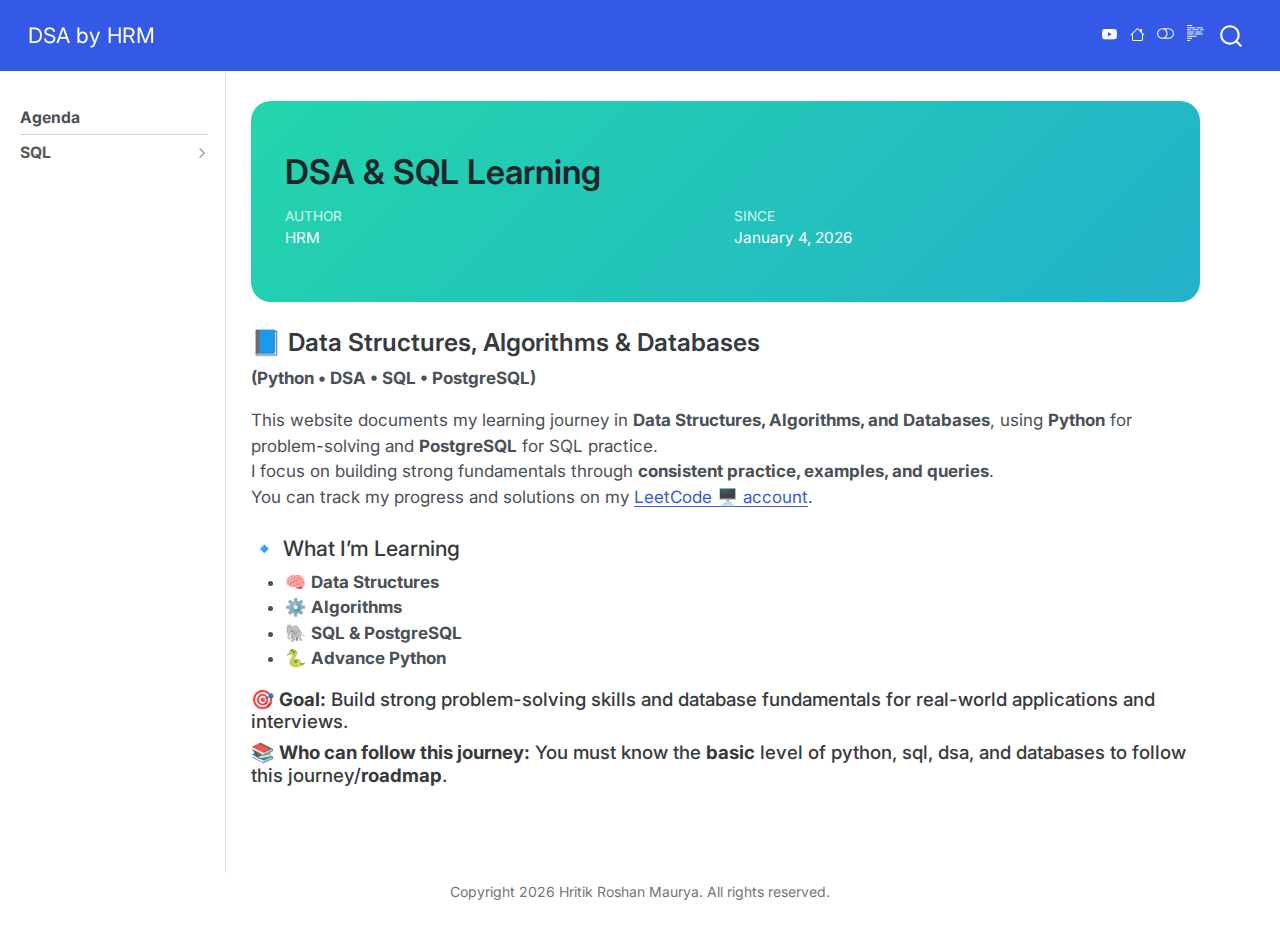
<file: index.html>
<!DOCTYPE html>
<html xmlns="http://www.w3.org/1999/xhtml" lang="en" xml:lang="en"><head>

<meta charset="utf-8">
<meta name="generator" content="quarto-1.8.26">

<meta name="viewport" content="width=device-width, initial-scale=1.0, user-scalable=yes">

<meta name="author" content="HRM">
<meta name="dcterms.date" content="2026-01-04">

<title>DSA &amp; SQL Learning – DSA by HRM</title>
<style>
code{white-space: pre-wrap;}
span.smallcaps{font-variant: small-caps;}
div.columns{display: flex; gap: min(4vw, 1.5em);}
div.column{flex: auto; overflow-x: auto;}
div.hanging-indent{margin-left: 1.5em; text-indent: -1.5em;}
ul.task-list{list-style: none;}
ul.task-list li input[type="checkbox"] {
  width: 0.8em;
  margin: 0 0.8em 0.2em -1em; /* quarto-specific, see https://github.com/quarto-dev/quarto-cli/issues/4556 */ 
  vertical-align: middle;
}
</style>


<script src="site_libs/quarto-nav/quarto-nav.js"></script>
<script src="site_libs/quarto-nav/headroom.min.js"></script>
<script src="site_libs/clipboard/clipboard.min.js"></script>
<script src="site_libs/quarto-search/autocomplete.umd.js"></script>
<script src="site_libs/quarto-search/fuse.min.js"></script>
<script src="site_libs/quarto-search/quarto-search.js"></script>
<meta name="quarto:offset" content="./">
<script src="site_libs/quarto-html/quarto.js" type="module"></script>
<script src="site_libs/quarto-html/tabsets/tabsets.js" type="module"></script>
<script src="site_libs/quarto-html/axe/axe-check.js" type="module"></script>
<script src="site_libs/quarto-html/popper.min.js"></script>
<script src="site_libs/quarto-html/tippy.umd.min.js"></script>
<script src="site_libs/quarto-html/anchor.min.js"></script>
<link href="site_libs/quarto-html/tippy.css" rel="stylesheet">
<link href="site_libs/quarto-html/quarto-syntax-highlighting-597958c53c93a607afca12fd375c57ed.css" rel="stylesheet" class="quarto-color-scheme" id="quarto-text-highlighting-styles">
<link href="site_libs/quarto-html/quarto-syntax-highlighting-dark-7ac2f9da8c2617a4fdd15004b4601015.css" rel="stylesheet" class="quarto-color-scheme quarto-color-alternate" id="quarto-text-highlighting-styles">
<link href="site_libs/quarto-html/quarto-syntax-highlighting-597958c53c93a607afca12fd375c57ed.css" rel="stylesheet" class="quarto-color-scheme-extra" id="quarto-text-highlighting-styles">
<script src="site_libs/bootstrap/bootstrap.min.js"></script>
<link href="site_libs/bootstrap/bootstrap-icons.css" rel="stylesheet">
<link href="site_libs/bootstrap/bootstrap-c2cb7e0b3076a20157071e492cb50f0b.min.css" rel="stylesheet" append-hash="true" class="quarto-color-scheme" id="quarto-bootstrap" data-mode="light">
<link href="site_libs/bootstrap/bootstrap-dark-0c5b58de5cf64f3542caacbc690827f7.min.css" rel="stylesheet" append-hash="true" class="quarto-color-scheme quarto-color-alternate" id="quarto-bootstrap" data-mode="light">
<link href="site_libs/bootstrap/bootstrap-c2cb7e0b3076a20157071e492cb50f0b.min.css" rel="stylesheet" append-hash="true" class="quarto-color-scheme-extra" id="quarto-bootstrap" data-mode="light">
<script id="quarto-search-options" type="application/json">{
  "location": "navbar",
  "copy-button": false,
  "collapse-after": 3,
  "panel-placement": "end",
  "type": "overlay",
  "limit": 50,
  "keyboard-shortcut": [
    "f",
    "/",
    "s"
  ],
  "show-item-context": false,
  "language": {
    "search-no-results-text": "No results",
    "search-matching-documents-text": "matching documents",
    "search-copy-link-title": "Copy link to search",
    "search-hide-matches-text": "Hide additional matches",
    "search-more-match-text": "more match in this document",
    "search-more-matches-text": "more matches in this document",
    "search-clear-button-title": "Clear",
    "search-text-placeholder": "",
    "search-detached-cancel-button-title": "Cancel",
    "search-submit-button-title": "Submit",
    "search-label": "Search"
  }
}</script>
<style>html{ scroll-behavior: smooth; }</style>


<link rel="stylesheet" href="styles.css">
</head>

<body class="nav-sidebar docked nav-fixed fullcontent quarto-light"><script id="quarto-html-before-body" type="application/javascript">
    const toggleBodyColorMode = (bsSheetEl) => {
      const mode = bsSheetEl.getAttribute("data-mode");
      const bodyEl = window.document.querySelector("body");
      if (mode === "dark") {
        bodyEl.classList.add("quarto-dark");
        bodyEl.classList.remove("quarto-light");
      } else {
        bodyEl.classList.add("quarto-light");
        bodyEl.classList.remove("quarto-dark");
      }
    }
    const toggleBodyColorPrimary = () => {
      const bsSheetEl = window.document.querySelector("link#quarto-bootstrap:not([rel=disabled-stylesheet])");
      if (bsSheetEl) {
        toggleBodyColorMode(bsSheetEl);
      }
    }
    const setColorSchemeToggle = (alternate) => {
      const toggles = window.document.querySelectorAll('.quarto-color-scheme-toggle');
      for (let i=0; i < toggles.length; i++) {
        const toggle = toggles[i];
        if (toggle) {
          if (alternate) {
            toggle.classList.add("alternate");
          } else {
            toggle.classList.remove("alternate");
          }
        }
      }
    };
    const toggleColorMode = (alternate) => {
      // Switch the stylesheets
      const primaryStylesheets = window.document.querySelectorAll('link.quarto-color-scheme:not(.quarto-color-alternate)');
      const alternateStylesheets = window.document.querySelectorAll('link.quarto-color-scheme.quarto-color-alternate');
      manageTransitions('#quarto-margin-sidebar .nav-link', false);
      if (alternate) {
        // note: dark is layered on light, we don't disable primary!
        enableStylesheet(alternateStylesheets);
        for (const sheetNode of alternateStylesheets) {
          if (sheetNode.id === "quarto-bootstrap") {
            toggleBodyColorMode(sheetNode);
          }
        }
      } else {
        disableStylesheet(alternateStylesheets);
        enableStylesheet(primaryStylesheets)
        toggleBodyColorPrimary();
      }
      manageTransitions('#quarto-margin-sidebar .nav-link', true);
      // Switch the toggles
      setColorSchemeToggle(alternate)
      // Hack to workaround the fact that safari doesn't
      // properly recolor the scrollbar when toggling (#1455)
      if (navigator.userAgent.indexOf('Safari') > 0 && navigator.userAgent.indexOf('Chrome') == -1) {
        manageTransitions("body", false);
        window.scrollTo(0, 1);
        setTimeout(() => {
          window.scrollTo(0, 0);
          manageTransitions("body", true);
        }, 40);
      }
    }
    const disableStylesheet = (stylesheets) => {
      for (let i=0; i < stylesheets.length; i++) {
        const stylesheet = stylesheets[i];
        stylesheet.rel = 'disabled-stylesheet';
      }
    }
    const enableStylesheet = (stylesheets) => {
      for (let i=0; i < stylesheets.length; i++) {
        const stylesheet = stylesheets[i];
        if(stylesheet.rel !== 'stylesheet') { // for Chrome, which will still FOUC without this check
          stylesheet.rel = 'stylesheet';
        }
      }
    }
    const manageTransitions = (selector, allowTransitions) => {
      const els = window.document.querySelectorAll(selector);
      for (let i=0; i < els.length; i++) {
        const el = els[i];
        if (allowTransitions) {
          el.classList.remove('notransition');
        } else {
          el.classList.add('notransition');
        }
      }
    }
    const isFileUrl = () => {
      return window.location.protocol === 'file:';
    }
    const hasAlternateSentinel = () => {
      let styleSentinel = getColorSchemeSentinel();
      if (styleSentinel !== null) {
        return styleSentinel === "alternate";
      } else {
        return false;
      }
    }
    const setStyleSentinel = (alternate) => {
      const value = alternate ? "alternate" : "default";
      if (!isFileUrl()) {
        window.localStorage.setItem("quarto-color-scheme", value);
      } else {
        localAlternateSentinel = value;
      }
    }
    const getColorSchemeSentinel = () => {
      if (!isFileUrl()) {
        const storageValue = window.localStorage.getItem("quarto-color-scheme");
        return storageValue != null ? storageValue : localAlternateSentinel;
      } else {
        return localAlternateSentinel;
      }
    }
    const toggleGiscusIfUsed = (isAlternate, darkModeDefault) => {
      const baseTheme = document.querySelector('#giscus-base-theme')?.value ?? 'light';
      const alternateTheme = document.querySelector('#giscus-alt-theme')?.value ?? 'dark';
      let newTheme = '';
      if(authorPrefersDark) {
        newTheme = isAlternate ? baseTheme : alternateTheme;
      } else {
        newTheme = isAlternate ? alternateTheme : baseTheme;
      }
      const changeGiscusTheme = () => {
        // From: https://github.com/giscus/giscus/issues/336
        const sendMessage = (message) => {
          const iframe = document.querySelector('iframe.giscus-frame');
          if (!iframe) return;
          iframe.contentWindow.postMessage({ giscus: message }, 'https://giscus.app');
        }
        sendMessage({
          setConfig: {
            theme: newTheme
          }
        });
      }
      const isGiscussLoaded = window.document.querySelector('iframe.giscus-frame') !== null;
      if (isGiscussLoaded) {
        changeGiscusTheme();
      }
    };
    const authorPrefersDark = false;
    const darkModeDefault = authorPrefersDark;
      document.querySelector('link#quarto-text-highlighting-styles.quarto-color-scheme-extra').rel = 'disabled-stylesheet';
      document.querySelector('link#quarto-bootstrap.quarto-color-scheme-extra').rel = 'disabled-stylesheet';
    let localAlternateSentinel = darkModeDefault ? 'alternate' : 'default';
    // Dark / light mode switch
    window.quartoToggleColorScheme = () => {
      // Read the current dark / light value
      let toAlternate = !hasAlternateSentinel();
      toggleColorMode(toAlternate);
      setStyleSentinel(toAlternate);
      toggleGiscusIfUsed(toAlternate, darkModeDefault);
      window.dispatchEvent(new Event('resize'));
    };
    // Switch to dark mode if need be
    if (hasAlternateSentinel()) {
      toggleColorMode(true);
    } else {
      toggleColorMode(false);
    }
  </script>

<div id="quarto-search-results"></div>
  <header id="quarto-header" class="headroom fixed-top">
    <nav class="navbar navbar-expand-lg " data-bs-theme="dark">
      <div class="navbar-container container-fluid">
      <div class="navbar-brand-container mx-auto">
    <a class="navbar-brand" href="./index.html">
    <span class="navbar-title">DSA by HRM</span>
    </a>
  </div>
        <div class="quarto-navbar-tools tools-wide tools-end">
    <a href="https://www.youtube.com/@deepinside333hrm" title="" class="quarto-navigation-tool px-1" aria-label="" target="_blank"><i class="bi bi-youtube"></i></a>
    <a href="https://hrmiitm.github.io" title="" class="quarto-navigation-tool px-1" aria-label="" target="_blank"><i class="bi bi-house"></i></a>
  <a href="" class="quarto-color-scheme-toggle quarto-navigation-tool  px-1" onclick="window.quartoToggleColorScheme(); return false;" title="Toggle dark mode"><i class="bi"></i></a>
  <a href="" class="quarto-reader-toggle quarto-navigation-tool px-1" onclick="window.quartoToggleReader(); return false;" title="Toggle reader mode">
  <div class="quarto-reader-toggle-btn">
  <i class="bi"></i>
  </div>
</a>
</div>
          <div id="quarto-search" class="" title="Search"></div>
      </div> <!-- /container-fluid -->
    </nav>
  <nav class="quarto-secondary-nav">
    <div class="container-fluid d-flex">
      <button type="button" class="quarto-btn-toggle btn" data-bs-toggle="collapse" role="button" data-bs-target=".quarto-sidebar-collapse-item" aria-controls="quarto-sidebar" aria-expanded="false" aria-label="Toggle sidebar navigation" onclick="if (window.quartoToggleHeadroom) { window.quartoToggleHeadroom(); }">
        <i class="bi bi-layout-text-sidebar-reverse"></i>
      </button>
        <a class="flex-grow-1 no-decor" role="navigation" data-bs-toggle="collapse" data-bs-target=".quarto-sidebar-collapse-item" aria-controls="quarto-sidebar" aria-expanded="false" aria-label="Toggle sidebar navigation" onclick="if (window.quartoToggleHeadroom) { window.quartoToggleHeadroom(); }">      
          <h1 class="quarto-secondary-nav-title">DSA &amp; SQL Learning</h1>
        </a>     
    </div>
  </nav>
</header>
<!-- content -->
<div id="quarto-content" class="quarto-container page-columns page-rows-contents page-layout-article page-navbar">
<!-- sidebar -->
  <nav id="quarto-sidebar" class="sidebar collapse collapse-horizontal quarto-sidebar-collapse-item sidebar-navigation docked overflow-auto">
    <div class="sidebar-menu-container"> 
    <ul class="list-unstyled mt-1">
        <li class="sidebar-item">
  <div class="sidebar-item-container"> 
  <a href="./index.html" class="sidebar-item-text sidebar-link active">
 <span class="menu-text"><strong>Agenda</strong></span></a>
  </div>
</li>
        <li class="px-0"><hr class="sidebar-divider hi "></li>
        <li class="sidebar-item sidebar-item-section">
      <div class="sidebar-item-container"> 
            <a class="sidebar-item-text sidebar-link text-start collapsed" data-bs-toggle="collapse" data-bs-target="#quarto-sidebar-section-1" role="navigation" aria-expanded="false">
 <span class="menu-text"><strong>SQL</strong></span></a>
          <a class="sidebar-item-toggle text-start collapsed" data-bs-toggle="collapse" data-bs-target="#quarto-sidebar-section-1" role="navigation" aria-expanded="false" aria-label="Toggle section">
            <i class="bi bi-chevron-right ms-2"></i>
          </a> 
      </div>
      <ul id="quarto-sidebar-section-1" class="collapse list-unstyled sidebar-section depth1 ">  
          <li class="sidebar-item">
  <div class="sidebar-item-container"> 
  <a href="./qmd/SQL/1_AggregatesFunctions.html" class="sidebar-item-text sidebar-link">
 <span class="menu-text">Aggregates Functions</span></a>
  </div>
</li>
          <li class="sidebar-item">
  <div class="sidebar-item-container"> 
  <a href="./qmd/SQL/2_AggreatesFunctionsP1.html" class="sidebar-item-text sidebar-link">
 <span class="menu-text">Practice-1</span></a>
  </div>
</li>
          <li class="sidebar-item">
  <div class="sidebar-item-container"> 
  <a href="./qmd/SQL/3_P2.html" class="sidebar-item-text sidebar-link">
 <span class="menu-text">Practice-2</span></a>
  </div>
</li>
          <li class="sidebar-item">
  <div class="sidebar-item-container"> 
  <a href="./qmd/SQL/4_P3.html" class="sidebar-item-text sidebar-link">
 <span class="menu-text">Practice-3</span></a>
  </div>
</li>
      </ul>
  </li>
    </ul>
    </div>
</nav>
<div id="quarto-sidebar-glass" class="quarto-sidebar-collapse-item" data-bs-toggle="collapse" data-bs-target=".quarto-sidebar-collapse-item"></div>
<!-- margin-sidebar -->
    
<!-- main -->
<main class="content" id="quarto-document-content">


<header id="title-block-header" class="quarto-title-block default">
<div class="quarto-title">
<h1 class="title d-none d-lg-block">DSA &amp; SQL Learning</h1>
</div>



<div class="quarto-title-meta">

    <div>
    <div class="quarto-title-meta-heading">Author</div>
    <div class="quarto-title-meta-contents">
             <p>HRM </p>
          </div>
  </div>
    
    <div>
    <div class="quarto-title-meta-heading">Since</div>
    <div class="quarto-title-meta-contents">
      <p class="date">January 4, 2026</p>
    </div>
  </div>
  
    
  </div>
  


</header>


<section id="data-structures-algorithms-databases" class="level3">
<h3 class="anchored" data-anchor-id="data-structures-algorithms-databases">📘 Data Structures, Algorithms &amp; Databases</h3>
<p><strong>(Python • DSA • SQL • PostgreSQL)</strong></p>
<p>This website documents my learning journey in <strong>Data Structures, Algorithms, and Databases</strong>, using <strong>Python</strong> for problem-solving and <strong>PostgreSQL</strong> for SQL practice.<br>
I focus on building strong fundamentals through <strong>consistent practice, examples, and queries</strong>.<br>
You can track my progress and solutions on my <a href="https://leetcode.com/u/hrmiitm/" target="_blank">LeetCode 🖥️ account</a>.</p>
<section id="what-im-learning" class="level4">
<h4 class="anchored" data-anchor-id="what-im-learning">🔹 What I’m Learning</h4>
<ul>
<li>🧠 <strong>Data Structures</strong><br>
</li>
<li>⚙️ <strong>Algorithms</strong><br>
</li>
<li>🐘 <strong>SQL &amp; PostgreSQL</strong></li>
<li>🐍 <strong>Advance Python</strong></li>
</ul>
<section id="goal-build-strong-problem-solving-skills-and-database-fundamentals-for-real-world-applications-and-interviews." class="level5">
<h5 class="anchored" data-anchor-id="goal-build-strong-problem-solving-skills-and-database-fundamentals-for-real-world-applications-and-interviews.">🎯 <strong>Goal:</strong> Build strong problem-solving skills and database fundamentals for real-world applications and interviews.</h5>
</section>
<section id="who-can-follow-this-journey-you-must-know-the-basic-level-of-python-sql-dsa-and-databases-to-follow-this-journeyroadmap." class="level5">
<h5 class="anchored" data-anchor-id="who-can-follow-this-journey-you-must-know-the-basic-level-of-python-sql-dsa-and-databases-to-follow-this-journeyroadmap.">📚 <strong>Who can follow this journey:</strong> You must know the <strong>basic</strong> level of python, sql, dsa, and databases to follow this journey/<strong>roadmap</strong>.</h5>


</section>
</section>
</section>

</main> <!-- /main -->
<script id="quarto-html-after-body" type="application/javascript">
  window.document.addEventListener("DOMContentLoaded", function (event) {
    // Ensure there is a toggle, if there isn't float one in the top right
    if (window.document.querySelector('.quarto-color-scheme-toggle') === null) {
      const a = window.document.createElement('a');
      a.classList.add('top-right');
      a.classList.add('quarto-color-scheme-toggle');
      a.href = "";
      a.onclick = function() { try { window.quartoToggleColorScheme(); } catch {} return false; };
      const i = window.document.createElement("i");
      i.classList.add('bi');
      a.appendChild(i);
      window.document.body.appendChild(a);
    }
    setColorSchemeToggle(hasAlternateSentinel())
    const icon = "";
    const anchorJS = new window.AnchorJS();
    anchorJS.options = {
      placement: 'right',
      icon: icon
    };
    anchorJS.add('.anchored');
    const isCodeAnnotation = (el) => {
      for (const clz of el.classList) {
        if (clz.startsWith('code-annotation-')) {                     
          return true;
        }
      }
      return false;
    }
    const onCopySuccess = function(e) {
      // button target
      const button = e.trigger;
      // don't keep focus
      button.blur();
      // flash "checked"
      button.classList.add('code-copy-button-checked');
      var currentTitle = button.getAttribute("title");
      button.setAttribute("title", "Copied!");
      let tooltip;
      if (window.bootstrap) {
        button.setAttribute("data-bs-toggle", "tooltip");
        button.setAttribute("data-bs-placement", "left");
        button.setAttribute("data-bs-title", "Copied!");
        tooltip = new bootstrap.Tooltip(button, 
          { trigger: "manual", 
            customClass: "code-copy-button-tooltip",
            offset: [0, -8]});
        tooltip.show();    
      }
      setTimeout(function() {
        if (tooltip) {
          tooltip.hide();
          button.removeAttribute("data-bs-title");
          button.removeAttribute("data-bs-toggle");
          button.removeAttribute("data-bs-placement");
        }
        button.setAttribute("title", currentTitle);
        button.classList.remove('code-copy-button-checked');
      }, 1000);
      // clear code selection
      e.clearSelection();
    }
    const getTextToCopy = function(trigger) {
      const outerScaffold = trigger.parentElement.cloneNode(true);
      const codeEl = outerScaffold.querySelector('code');
      for (const childEl of codeEl.children) {
        if (isCodeAnnotation(childEl)) {
          childEl.remove();
        }
      }
      return codeEl.innerText;
    }
    const clipboard = new window.ClipboardJS('.code-copy-button:not([data-in-quarto-modal])', {
      text: getTextToCopy
    });
    clipboard.on('success', onCopySuccess);
    if (window.document.getElementById('quarto-embedded-source-code-modal')) {
      const clipboardModal = new window.ClipboardJS('.code-copy-button[data-in-quarto-modal]', {
        text: getTextToCopy,
        container: window.document.getElementById('quarto-embedded-source-code-modal')
      });
      clipboardModal.on('success', onCopySuccess);
    }
      var localhostRegex = new RegExp(/^(?:http|https):\/\/localhost\:?[0-9]*\//);
      var mailtoRegex = new RegExp(/^mailto:/);
        var filterRegex = new RegExp("https:\/\/hrmiitm\.github\.io\/dsa\/");
      var isInternal = (href) => {
          return filterRegex.test(href) || localhostRegex.test(href) || mailtoRegex.test(href);
      }
      // Inspect non-navigation links and adorn them if external
     var links = window.document.querySelectorAll('a[href]:not(.nav-link):not(.navbar-brand):not(.toc-action):not(.sidebar-link):not(.sidebar-item-toggle):not(.pagination-link):not(.no-external):not([aria-hidden]):not(.dropdown-item):not(.quarto-navigation-tool):not(.about-link)');
      for (var i=0; i<links.length; i++) {
        const link = links[i];
        if (!isInternal(link.href)) {
          // undo the damage that might have been done by quarto-nav.js in the case of
          // links that we want to consider external
          if (link.dataset.originalHref !== undefined) {
            link.href = link.dataset.originalHref;
          }
        }
      }
    function tippyHover(el, contentFn, onTriggerFn, onUntriggerFn) {
      const config = {
        allowHTML: true,
        maxWidth: 500,
        delay: 100,
        arrow: false,
        appendTo: function(el) {
            return el.parentElement;
        },
        interactive: true,
        interactiveBorder: 10,
        theme: 'quarto',
        placement: 'bottom-start',
      };
      if (contentFn) {
        config.content = contentFn;
      }
      if (onTriggerFn) {
        config.onTrigger = onTriggerFn;
      }
      if (onUntriggerFn) {
        config.onUntrigger = onUntriggerFn;
      }
      window.tippy(el, config); 
    }
    const noterefs = window.document.querySelectorAll('a[role="doc-noteref"]');
    for (var i=0; i<noterefs.length; i++) {
      const ref = noterefs[i];
      tippyHover(ref, function() {
        // use id or data attribute instead here
        let href = ref.getAttribute('data-footnote-href') || ref.getAttribute('href');
        try { href = new URL(href).hash; } catch {}
        const id = href.replace(/^#\/?/, "");
        const note = window.document.getElementById(id);
        if (note) {
          return note.innerHTML;
        } else {
          return "";
        }
      });
    }
    const xrefs = window.document.querySelectorAll('a.quarto-xref');
    const processXRef = (id, note) => {
      // Strip column container classes
      const stripColumnClz = (el) => {
        el.classList.remove("page-full", "page-columns");
        if (el.children) {
          for (const child of el.children) {
            stripColumnClz(child);
          }
        }
      }
      stripColumnClz(note)
      if (id === null || id.startsWith('sec-')) {
        // Special case sections, only their first couple elements
        const container = document.createElement("div");
        if (note.children && note.children.length > 2) {
          container.appendChild(note.children[0].cloneNode(true));
          for (let i = 1; i < note.children.length; i++) {
            const child = note.children[i];
            if (child.tagName === "P" && child.innerText === "") {
              continue;
            } else {
              container.appendChild(child.cloneNode(true));
              break;
            }
          }
          if (window.Quarto?.typesetMath) {
            window.Quarto.typesetMath(container);
          }
          return container.innerHTML
        } else {
          if (window.Quarto?.typesetMath) {
            window.Quarto.typesetMath(note);
          }
          return note.innerHTML;
        }
      } else {
        // Remove any anchor links if they are present
        const anchorLink = note.querySelector('a.anchorjs-link');
        if (anchorLink) {
          anchorLink.remove();
        }
        if (window.Quarto?.typesetMath) {
          window.Quarto.typesetMath(note);
        }
        if (note.classList.contains("callout")) {
          return note.outerHTML;
        } else {
          return note.innerHTML;
        }
      }
    }
    for (var i=0; i<xrefs.length; i++) {
      const xref = xrefs[i];
      tippyHover(xref, undefined, function(instance) {
        instance.disable();
        let url = xref.getAttribute('href');
        let hash = undefined; 
        if (url.startsWith('#')) {
          hash = url;
        } else {
          try { hash = new URL(url).hash; } catch {}
        }
        if (hash) {
          const id = hash.replace(/^#\/?/, "");
          const note = window.document.getElementById(id);
          if (note !== null) {
            try {
              const html = processXRef(id, note.cloneNode(true));
              instance.setContent(html);
            } finally {
              instance.enable();
              instance.show();
            }
          } else {
            // See if we can fetch this
            fetch(url.split('#')[0])
            .then(res => res.text())
            .then(html => {
              const parser = new DOMParser();
              const htmlDoc = parser.parseFromString(html, "text/html");
              const note = htmlDoc.getElementById(id);
              if (note !== null) {
                const html = processXRef(id, note);
                instance.setContent(html);
              } 
            }).finally(() => {
              instance.enable();
              instance.show();
            });
          }
        } else {
          // See if we can fetch a full url (with no hash to target)
          // This is a special case and we should probably do some content thinning / targeting
          fetch(url)
          .then(res => res.text())
          .then(html => {
            const parser = new DOMParser();
            const htmlDoc = parser.parseFromString(html, "text/html");
            const note = htmlDoc.querySelector('main.content');
            if (note !== null) {
              // This should only happen for chapter cross references
              // (since there is no id in the URL)
              // remove the first header
              if (note.children.length > 0 && note.children[0].tagName === "HEADER") {
                note.children[0].remove();
              }
              const html = processXRef(null, note);
              instance.setContent(html);
            } 
          }).finally(() => {
            instance.enable();
            instance.show();
          });
        }
      }, function(instance) {
      });
    }
        let selectedAnnoteEl;
        const selectorForAnnotation = ( cell, annotation) => {
          let cellAttr = 'data-code-cell="' + cell + '"';
          let lineAttr = 'data-code-annotation="' +  annotation + '"';
          const selector = 'span[' + cellAttr + '][' + lineAttr + ']';
          return selector;
        }
        const selectCodeLines = (annoteEl) => {
          const doc = window.document;
          const targetCell = annoteEl.getAttribute("data-target-cell");
          const targetAnnotation = annoteEl.getAttribute("data-target-annotation");
          const annoteSpan = window.document.querySelector(selectorForAnnotation(targetCell, targetAnnotation));
          const lines = annoteSpan.getAttribute("data-code-lines").split(",");
          const lineIds = lines.map((line) => {
            return targetCell + "-" + line;
          })
          let top = null;
          let height = null;
          let parent = null;
          if (lineIds.length > 0) {
              //compute the position of the single el (top and bottom and make a div)
              const el = window.document.getElementById(lineIds[0]);
              top = el.offsetTop;
              height = el.offsetHeight;
              parent = el.parentElement.parentElement;
            if (lineIds.length > 1) {
              const lastEl = window.document.getElementById(lineIds[lineIds.length - 1]);
              const bottom = lastEl.offsetTop + lastEl.offsetHeight;
              height = bottom - top;
            }
            if (top !== null && height !== null && parent !== null) {
              // cook up a div (if necessary) and position it 
              let div = window.document.getElementById("code-annotation-line-highlight");
              if (div === null) {
                div = window.document.createElement("div");
                div.setAttribute("id", "code-annotation-line-highlight");
                div.style.position = 'absolute';
                parent.appendChild(div);
              }
              div.style.top = top - 2 + "px";
              div.style.height = height + 4 + "px";
              div.style.left = 0;
              let gutterDiv = window.document.getElementById("code-annotation-line-highlight-gutter");
              if (gutterDiv === null) {
                gutterDiv = window.document.createElement("div");
                gutterDiv.setAttribute("id", "code-annotation-line-highlight-gutter");
                gutterDiv.style.position = 'absolute';
                const codeCell = window.document.getElementById(targetCell);
                const gutter = codeCell.querySelector('.code-annotation-gutter');
                gutter.appendChild(gutterDiv);
              }
              gutterDiv.style.top = top - 2 + "px";
              gutterDiv.style.height = height + 4 + "px";
            }
            selectedAnnoteEl = annoteEl;
          }
        };
        const unselectCodeLines = () => {
          const elementsIds = ["code-annotation-line-highlight", "code-annotation-line-highlight-gutter"];
          elementsIds.forEach((elId) => {
            const div = window.document.getElementById(elId);
            if (div) {
              div.remove();
            }
          });
          selectedAnnoteEl = undefined;
        };
          // Handle positioning of the toggle
      window.addEventListener(
        "resize",
        throttle(() => {
          elRect = undefined;
          if (selectedAnnoteEl) {
            selectCodeLines(selectedAnnoteEl);
          }
        }, 10)
      );
      function throttle(fn, ms) {
      let throttle = false;
      let timer;
        return (...args) => {
          if(!throttle) { // first call gets through
              fn.apply(this, args);
              throttle = true;
          } else { // all the others get throttled
              if(timer) clearTimeout(timer); // cancel #2
              timer = setTimeout(() => {
                fn.apply(this, args);
                timer = throttle = false;
              }, ms);
          }
        };
      }
        // Attach click handler to the DT
        const annoteDls = window.document.querySelectorAll('dt[data-target-cell]');
        for (const annoteDlNode of annoteDls) {
          annoteDlNode.addEventListener('click', (event) => {
            const clickedEl = event.target;
            if (clickedEl !== selectedAnnoteEl) {
              unselectCodeLines();
              const activeEl = window.document.querySelector('dt[data-target-cell].code-annotation-active');
              if (activeEl) {
                activeEl.classList.remove('code-annotation-active');
              }
              selectCodeLines(clickedEl);
              clickedEl.classList.add('code-annotation-active');
            } else {
              // Unselect the line
              unselectCodeLines();
              clickedEl.classList.remove('code-annotation-active');
            }
          });
        }
    const findCites = (el) => {
      const parentEl = el.parentElement;
      if (parentEl) {
        const cites = parentEl.dataset.cites;
        if (cites) {
          return {
            el,
            cites: cites.split(' ')
          };
        } else {
          return findCites(el.parentElement)
        }
      } else {
        return undefined;
      }
    };
    var bibliorefs = window.document.querySelectorAll('a[role="doc-biblioref"]');
    for (var i=0; i<bibliorefs.length; i++) {
      const ref = bibliorefs[i];
      const citeInfo = findCites(ref);
      if (citeInfo) {
        tippyHover(citeInfo.el, function() {
          var popup = window.document.createElement('div');
          citeInfo.cites.forEach(function(cite) {
            var citeDiv = window.document.createElement('div');
            citeDiv.classList.add('hanging-indent');
            citeDiv.classList.add('csl-entry');
            var biblioDiv = window.document.getElementById('ref-' + cite);
            if (biblioDiv) {
              citeDiv.innerHTML = biblioDiv.innerHTML;
            }
            popup.appendChild(citeDiv);
          });
          return popup.innerHTML;
        });
      }
    }
  });
  </script>
</div> <!-- /content -->
<footer class="footer">
  <div class="nav-footer">
    <div class="nav-footer-left">
      &nbsp;
    </div>   
    <div class="nav-footer-center">
<p>Copyright 2026 Hritik Roshan Maurya. All rights reserved.</p>
</div>
    <div class="nav-footer-right">
      &nbsp;
    </div>
  </div>
</footer>




<script src="site_libs/quarto-html/zenscroll-min.js"></script>
</body></html>
</file>
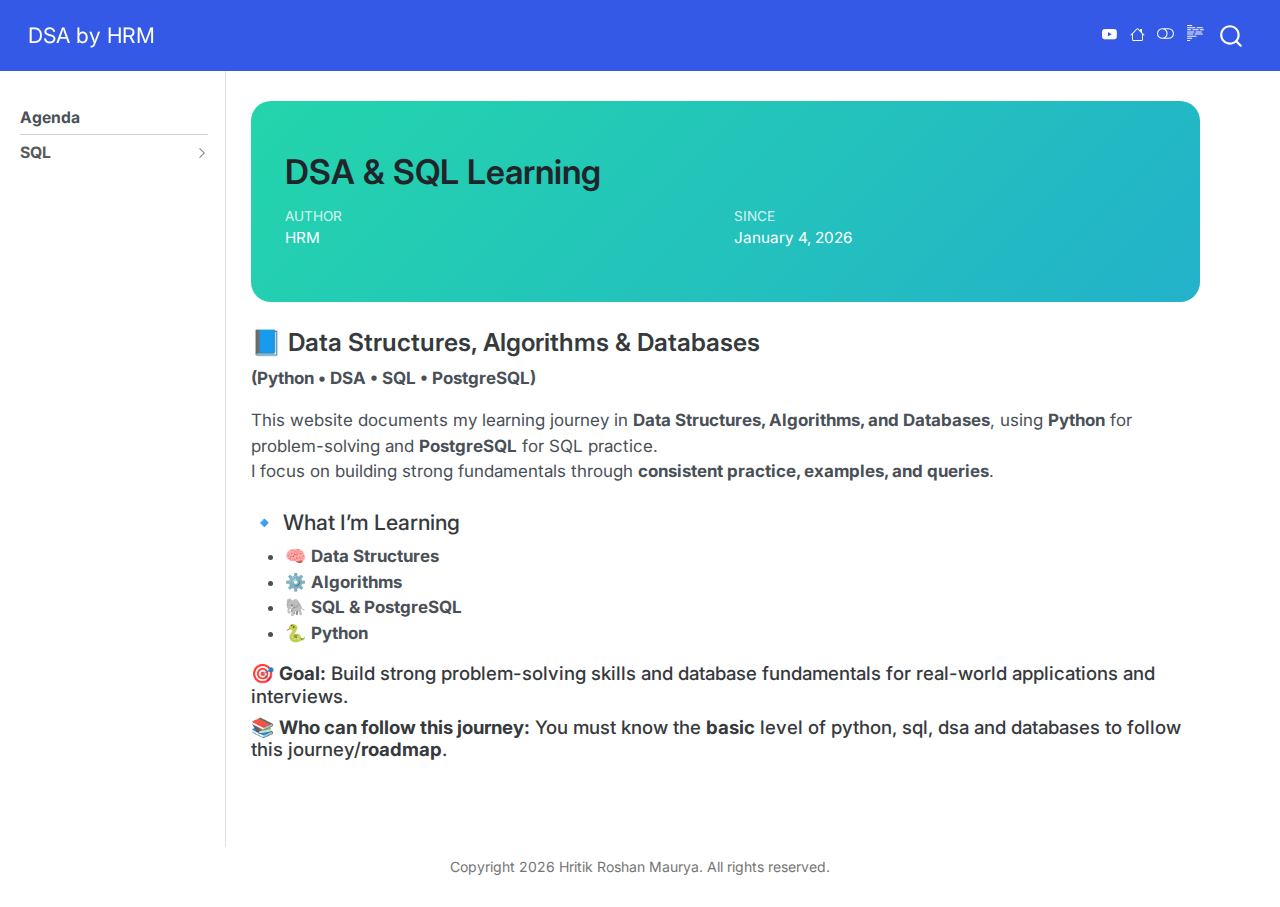
<file: docs/index.html>
<!DOCTYPE html>
<html xmlns="http://www.w3.org/1999/xhtml" lang="en" xml:lang="en"><head>

<meta charset="utf-8">
<meta name="generator" content="quarto-1.8.26">

<meta name="viewport" content="width=device-width, initial-scale=1.0, user-scalable=yes">

<meta name="author" content="HRM">
<meta name="dcterms.date" content="2026-01-04">

<title>DSA &amp; SQL Learning – DSA by HRM</title>
<style>
code{white-space: pre-wrap;}
span.smallcaps{font-variant: small-caps;}
div.columns{display: flex; gap: min(4vw, 1.5em);}
div.column{flex: auto; overflow-x: auto;}
div.hanging-indent{margin-left: 1.5em; text-indent: -1.5em;}
ul.task-list{list-style: none;}
ul.task-list li input[type="checkbox"] {
  width: 0.8em;
  margin: 0 0.8em 0.2em -1em; /* quarto-specific, see https://github.com/quarto-dev/quarto-cli/issues/4556 */ 
  vertical-align: middle;
}
</style>


<script src="site_libs/quarto-nav/quarto-nav.js"></script>
<script src="site_libs/quarto-nav/headroom.min.js"></script>
<script src="site_libs/clipboard/clipboard.min.js"></script>
<script src="site_libs/quarto-search/autocomplete.umd.js"></script>
<script src="site_libs/quarto-search/fuse.min.js"></script>
<script src="site_libs/quarto-search/quarto-search.js"></script>
<meta name="quarto:offset" content="./">
<script src="site_libs/quarto-html/quarto.js" type="module"></script>
<script src="site_libs/quarto-html/tabsets/tabsets.js" type="module"></script>
<script src="site_libs/quarto-html/axe/axe-check.js" type="module"></script>
<script src="site_libs/quarto-html/popper.min.js"></script>
<script src="site_libs/quarto-html/tippy.umd.min.js"></script>
<script src="site_libs/quarto-html/anchor.min.js"></script>
<link href="site_libs/quarto-html/tippy.css" rel="stylesheet">
<link href="site_libs/quarto-html/quarto-syntax-highlighting-597958c53c93a607afca12fd375c57ed.css" rel="stylesheet" class="quarto-color-scheme" id="quarto-text-highlighting-styles">
<link href="site_libs/quarto-html/quarto-syntax-highlighting-dark-7ac2f9da8c2617a4fdd15004b4601015.css" rel="stylesheet" class="quarto-color-scheme quarto-color-alternate" id="quarto-text-highlighting-styles">
<link href="site_libs/quarto-html/quarto-syntax-highlighting-597958c53c93a607afca12fd375c57ed.css" rel="stylesheet" class="quarto-color-scheme-extra" id="quarto-text-highlighting-styles">
<script src="site_libs/bootstrap/bootstrap.min.js"></script>
<link href="site_libs/bootstrap/bootstrap-icons.css" rel="stylesheet">
<link href="site_libs/bootstrap/bootstrap-1697dcbd30fedc7e691767b04951a026.min.css" rel="stylesheet" append-hash="true" class="quarto-color-scheme" id="quarto-bootstrap" data-mode="light">
<link href="site_libs/bootstrap/bootstrap-dark-c0ca9deb44e26d8dcf2f0f62264a4d51.min.css" rel="stylesheet" append-hash="true" class="quarto-color-scheme quarto-color-alternate" id="quarto-bootstrap" data-mode="dark">
<link href="site_libs/bootstrap/bootstrap-1697dcbd30fedc7e691767b04951a026.min.css" rel="stylesheet" append-hash="true" class="quarto-color-scheme-extra" id="quarto-bootstrap" data-mode="light">
<script id="quarto-search-options" type="application/json">{
  "location": "navbar",
  "copy-button": false,
  "collapse-after": 3,
  "panel-placement": "end",
  "type": "overlay",
  "limit": 50,
  "keyboard-shortcut": [
    "f",
    "/",
    "s"
  ],
  "show-item-context": false,
  "language": {
    "search-no-results-text": "No results",
    "search-matching-documents-text": "matching documents",
    "search-copy-link-title": "Copy link to search",
    "search-hide-matches-text": "Hide additional matches",
    "search-more-match-text": "more match in this document",
    "search-more-matches-text": "more matches in this document",
    "search-clear-button-title": "Clear",
    "search-text-placeholder": "",
    "search-detached-cancel-button-title": "Cancel",
    "search-submit-button-title": "Submit",
    "search-label": "Search"
  }
}</script>
<style>html{ scroll-behavior: smooth; }</style>


<link rel="stylesheet" href="styles.css">
</head>

<body class="nav-sidebar docked nav-fixed fullcontent quarto-light"><script id="quarto-html-before-body" type="application/javascript">
    const toggleBodyColorMode = (bsSheetEl) => {
      const mode = bsSheetEl.getAttribute("data-mode");
      const bodyEl = window.document.querySelector("body");
      if (mode === "dark") {
        bodyEl.classList.add("quarto-dark");
        bodyEl.classList.remove("quarto-light");
      } else {
        bodyEl.classList.add("quarto-light");
        bodyEl.classList.remove("quarto-dark");
      }
    }
    const toggleBodyColorPrimary = () => {
      const bsSheetEl = window.document.querySelector("link#quarto-bootstrap:not([rel=disabled-stylesheet])");
      if (bsSheetEl) {
        toggleBodyColorMode(bsSheetEl);
      }
    }
    const setColorSchemeToggle = (alternate) => {
      const toggles = window.document.querySelectorAll('.quarto-color-scheme-toggle');
      for (let i=0; i < toggles.length; i++) {
        const toggle = toggles[i];
        if (toggle) {
          if (alternate) {
            toggle.classList.add("alternate");
          } else {
            toggle.classList.remove("alternate");
          }
        }
      }
    };
    const toggleColorMode = (alternate) => {
      // Switch the stylesheets
      const primaryStylesheets = window.document.querySelectorAll('link.quarto-color-scheme:not(.quarto-color-alternate)');
      const alternateStylesheets = window.document.querySelectorAll('link.quarto-color-scheme.quarto-color-alternate');
      manageTransitions('#quarto-margin-sidebar .nav-link', false);
      if (alternate) {
        // note: dark is layered on light, we don't disable primary!
        enableStylesheet(alternateStylesheets);
        for (const sheetNode of alternateStylesheets) {
          if (sheetNode.id === "quarto-bootstrap") {
            toggleBodyColorMode(sheetNode);
          }
        }
      } else {
        disableStylesheet(alternateStylesheets);
        enableStylesheet(primaryStylesheets)
        toggleBodyColorPrimary();
      }
      manageTransitions('#quarto-margin-sidebar .nav-link', true);
      // Switch the toggles
      setColorSchemeToggle(alternate)
      // Hack to workaround the fact that safari doesn't
      // properly recolor the scrollbar when toggling (#1455)
      if (navigator.userAgent.indexOf('Safari') > 0 && navigator.userAgent.indexOf('Chrome') == -1) {
        manageTransitions("body", false);
        window.scrollTo(0, 1);
        setTimeout(() => {
          window.scrollTo(0, 0);
          manageTransitions("body", true);
        }, 40);
      }
    }
    const disableStylesheet = (stylesheets) => {
      for (let i=0; i < stylesheets.length; i++) {
        const stylesheet = stylesheets[i];
        stylesheet.rel = 'disabled-stylesheet';
      }
    }
    const enableStylesheet = (stylesheets) => {
      for (let i=0; i < stylesheets.length; i++) {
        const stylesheet = stylesheets[i];
        if(stylesheet.rel !== 'stylesheet') { // for Chrome, which will still FOUC without this check
          stylesheet.rel = 'stylesheet';
        }
      }
    }
    const manageTransitions = (selector, allowTransitions) => {
      const els = window.document.querySelectorAll(selector);
      for (let i=0; i < els.length; i++) {
        const el = els[i];
        if (allowTransitions) {
          el.classList.remove('notransition');
        } else {
          el.classList.add('notransition');
        }
      }
    }
    const isFileUrl = () => {
      return window.location.protocol === 'file:';
    }
    const hasAlternateSentinel = () => {
      let styleSentinel = getColorSchemeSentinel();
      if (styleSentinel !== null) {
        return styleSentinel === "alternate";
      } else {
        return false;
      }
    }
    const setStyleSentinel = (alternate) => {
      const value = alternate ? "alternate" : "default";
      if (!isFileUrl()) {
        window.localStorage.setItem("quarto-color-scheme", value);
      } else {
        localAlternateSentinel = value;
      }
    }
    const getColorSchemeSentinel = () => {
      if (!isFileUrl()) {
        const storageValue = window.localStorage.getItem("quarto-color-scheme");
        return storageValue != null ? storageValue : localAlternateSentinel;
      } else {
        return localAlternateSentinel;
      }
    }
    const toggleGiscusIfUsed = (isAlternate, darkModeDefault) => {
      const baseTheme = document.querySelector('#giscus-base-theme')?.value ?? 'light';
      const alternateTheme = document.querySelector('#giscus-alt-theme')?.value ?? 'dark';
      let newTheme = '';
      if(authorPrefersDark) {
        newTheme = isAlternate ? baseTheme : alternateTheme;
      } else {
        newTheme = isAlternate ? alternateTheme : baseTheme;
      }
      const changeGiscusTheme = () => {
        // From: https://github.com/giscus/giscus/issues/336
        const sendMessage = (message) => {
          const iframe = document.querySelector('iframe.giscus-frame');
          if (!iframe) return;
          iframe.contentWindow.postMessage({ giscus: message }, 'https://giscus.app');
        }
        sendMessage({
          setConfig: {
            theme: newTheme
          }
        });
      }
      const isGiscussLoaded = window.document.querySelector('iframe.giscus-frame') !== null;
      if (isGiscussLoaded) {
        changeGiscusTheme();
      }
    };
    const authorPrefersDark = false;
    const darkModeDefault = authorPrefersDark;
      document.querySelector('link#quarto-text-highlighting-styles.quarto-color-scheme-extra').rel = 'disabled-stylesheet';
      document.querySelector('link#quarto-bootstrap.quarto-color-scheme-extra').rel = 'disabled-stylesheet';
    let localAlternateSentinel = darkModeDefault ? 'alternate' : 'default';
    // Dark / light mode switch
    window.quartoToggleColorScheme = () => {
      // Read the current dark / light value
      let toAlternate = !hasAlternateSentinel();
      toggleColorMode(toAlternate);
      setStyleSentinel(toAlternate);
      toggleGiscusIfUsed(toAlternate, darkModeDefault);
      window.dispatchEvent(new Event('resize'));
    };
    // Switch to dark mode if need be
    if (hasAlternateSentinel()) {
      toggleColorMode(true);
    } else {
      toggleColorMode(false);
    }
  </script>

<div id="quarto-search-results"></div>
  <header id="quarto-header" class="headroom fixed-top">
    <nav class="navbar navbar-expand-lg " data-bs-theme="dark">
      <div class="navbar-container container-fluid">
      <div class="navbar-brand-container mx-auto">
    <a class="navbar-brand" href="./index.html">
    <span class="navbar-title">DSA by HRM</span>
    </a>
  </div>
        <div class="quarto-navbar-tools tools-wide tools-end">
    <a href="https://www.youtube.com/@deepinside333hrm" title="" class="quarto-navigation-tool px-1" aria-label="" target="_blank"><i class="bi bi-youtube"></i></a>
    <a href="https://hrmiitm.github.io" title="" class="quarto-navigation-tool px-1" aria-label="" target="_blank"><i class="bi bi-house"></i></a>
  <a href="" class="quarto-color-scheme-toggle quarto-navigation-tool  px-1" onclick="window.quartoToggleColorScheme(); return false;" title="Toggle dark mode"><i class="bi"></i></a>
  <a href="" class="quarto-reader-toggle quarto-navigation-tool px-1" onclick="window.quartoToggleReader(); return false;" title="Toggle reader mode">
  <div class="quarto-reader-toggle-btn">
  <i class="bi"></i>
  </div>
</a>
</div>
          <div id="quarto-search" class="" title="Search"></div>
      </div> <!-- /container-fluid -->
    </nav>
  <nav class="quarto-secondary-nav">
    <div class="container-fluid d-flex">
      <button type="button" class="quarto-btn-toggle btn" data-bs-toggle="collapse" role="button" data-bs-target=".quarto-sidebar-collapse-item" aria-controls="quarto-sidebar" aria-expanded="false" aria-label="Toggle sidebar navigation" onclick="if (window.quartoToggleHeadroom) { window.quartoToggleHeadroom(); }">
        <i class="bi bi-layout-text-sidebar-reverse"></i>
      </button>
        <a class="flex-grow-1 no-decor" role="navigation" data-bs-toggle="collapse" data-bs-target=".quarto-sidebar-collapse-item" aria-controls="quarto-sidebar" aria-expanded="false" aria-label="Toggle sidebar navigation" onclick="if (window.quartoToggleHeadroom) { window.quartoToggleHeadroom(); }">      
          <h1 class="quarto-secondary-nav-title">DSA &amp; SQL Learning</h1>
        </a>     
    </div>
  </nav>
</header>
<!-- content -->
<div id="quarto-content" class="quarto-container page-columns page-rows-contents page-layout-article page-navbar">
<!-- sidebar -->
  <nav id="quarto-sidebar" class="sidebar collapse collapse-horizontal quarto-sidebar-collapse-item sidebar-navigation docked overflow-auto">
    <div class="sidebar-menu-container"> 
    <ul class="list-unstyled mt-1">
        <li class="sidebar-item">
  <div class="sidebar-item-container"> 
  <a href="./index.html" class="sidebar-item-text sidebar-link active">
 <span class="menu-text"><strong>Agenda</strong></span></a>
  </div>
</li>
        <li class="px-0"><hr class="sidebar-divider hi "></li>
        <li class="sidebar-item sidebar-item-section">
      <div class="sidebar-item-container"> 
            <a class="sidebar-item-text sidebar-link text-start collapsed" data-bs-toggle="collapse" data-bs-target="#quarto-sidebar-section-1" role="navigation" aria-expanded="false">
 <span class="menu-text"><strong>SQL</strong></span></a>
          <a class="sidebar-item-toggle text-start collapsed" data-bs-toggle="collapse" data-bs-target="#quarto-sidebar-section-1" role="navigation" aria-expanded="false" aria-label="Toggle section">
            <i class="bi bi-chevron-right ms-2"></i>
          </a> 
      </div>
      <ul id="quarto-sidebar-section-1" class="collapse list-unstyled sidebar-section depth1 ">  
          <li class="sidebar-item">
  <div class="sidebar-item-container"> 
  <a href="./qmd/SQL/1_AggregatesFunctions.html" class="sidebar-item-text sidebar-link">
 <span class="menu-text">Aggregates Functions</span></a>
  </div>
</li>
      </ul>
  </li>
    </ul>
    </div>
</nav>
<div id="quarto-sidebar-glass" class="quarto-sidebar-collapse-item" data-bs-toggle="collapse" data-bs-target=".quarto-sidebar-collapse-item"></div>
<!-- margin-sidebar -->
    
<!-- main -->
<main class="content" id="quarto-document-content">


<header id="title-block-header" class="quarto-title-block default">
<div class="quarto-title">
<h1 class="title d-none d-lg-block">DSA &amp; SQL Learning</h1>
</div>



<div class="quarto-title-meta">

    <div>
    <div class="quarto-title-meta-heading">Author</div>
    <div class="quarto-title-meta-contents">
             <p>HRM </p>
          </div>
  </div>
    
    <div>
    <div class="quarto-title-meta-heading">Since</div>
    <div class="quarto-title-meta-contents">
      <p class="date">January 4, 2026</p>
    </div>
  </div>
  
    
  </div>
  


</header>


<section id="data-structures-algorithms-databases" class="level3">
<h3 class="anchored" data-anchor-id="data-structures-algorithms-databases">📘 Data Structures, Algorithms &amp; Databases</h3>
<p><strong>(Python • DSA • SQL • PostgreSQL)</strong></p>
<p>This website documents my learning journey in <strong>Data Structures, Algorithms, and Databases</strong>, using <strong>Python</strong> for problem-solving and <strong>PostgreSQL</strong> for SQL practice.<br>
I focus on building strong fundamentals through <strong>consistent practice, examples, and queries</strong>.</p>
<section id="what-im-learning" class="level4">
<h4 class="anchored" data-anchor-id="what-im-learning">🔹 What I’m Learning</h4>
<ul>
<li>🧠 <strong>Data Structures</strong><br>
</li>
<li>⚙️ <strong>Algorithms</strong><br>
</li>
<li>🐘 <strong>SQL &amp; PostgreSQL</strong></li>
<li>🐍 <strong>Python</strong></li>
</ul>
<section id="goal-build-strong-problem-solving-skills-and-database-fundamentals-for-real-world-applications-and-interviews." class="level5">
<h5 class="anchored" data-anchor-id="goal-build-strong-problem-solving-skills-and-database-fundamentals-for-real-world-applications-and-interviews.">🎯 <strong>Goal:</strong> Build strong problem-solving skills and database fundamentals for real-world applications and interviews.</h5>
</section>
<section id="who-can-follow-this-journey-you-must-know-the-basic-level-of-python-sql-dsa-and-databases-to-follow-this-journeyroadmap." class="level5">
<h5 class="anchored" data-anchor-id="who-can-follow-this-journey-you-must-know-the-basic-level-of-python-sql-dsa-and-databases-to-follow-this-journeyroadmap.">📚 <strong>Who can follow this journey:</strong> You must know the <strong>basic</strong> level of python, sql, dsa and databases to follow this journey/<strong>roadmap</strong>.</h5>


</section>
</section>
</section>

</main> <!-- /main -->
<script id="quarto-html-after-body" type="application/javascript">
  window.document.addEventListener("DOMContentLoaded", function (event) {
    // Ensure there is a toggle, if there isn't float one in the top right
    if (window.document.querySelector('.quarto-color-scheme-toggle') === null) {
      const a = window.document.createElement('a');
      a.classList.add('top-right');
      a.classList.add('quarto-color-scheme-toggle');
      a.href = "";
      a.onclick = function() { try { window.quartoToggleColorScheme(); } catch {} return false; };
      const i = window.document.createElement("i");
      i.classList.add('bi');
      a.appendChild(i);
      window.document.body.appendChild(a);
    }
    setColorSchemeToggle(hasAlternateSentinel())
    const icon = "";
    const anchorJS = new window.AnchorJS();
    anchorJS.options = {
      placement: 'right',
      icon: icon
    };
    anchorJS.add('.anchored');
    const isCodeAnnotation = (el) => {
      for (const clz of el.classList) {
        if (clz.startsWith('code-annotation-')) {                     
          return true;
        }
      }
      return false;
    }
    const onCopySuccess = function(e) {
      // button target
      const button = e.trigger;
      // don't keep focus
      button.blur();
      // flash "checked"
      button.classList.add('code-copy-button-checked');
      var currentTitle = button.getAttribute("title");
      button.setAttribute("title", "Copied!");
      let tooltip;
      if (window.bootstrap) {
        button.setAttribute("data-bs-toggle", "tooltip");
        button.setAttribute("data-bs-placement", "left");
        button.setAttribute("data-bs-title", "Copied!");
        tooltip = new bootstrap.Tooltip(button, 
          { trigger: "manual", 
            customClass: "code-copy-button-tooltip",
            offset: [0, -8]});
        tooltip.show();    
      }
      setTimeout(function() {
        if (tooltip) {
          tooltip.hide();
          button.removeAttribute("data-bs-title");
          button.removeAttribute("data-bs-toggle");
          button.removeAttribute("data-bs-placement");
        }
        button.setAttribute("title", currentTitle);
        button.classList.remove('code-copy-button-checked');
      }, 1000);
      // clear code selection
      e.clearSelection();
    }
    const getTextToCopy = function(trigger) {
      const outerScaffold = trigger.parentElement.cloneNode(true);
      const codeEl = outerScaffold.querySelector('code');
      for (const childEl of codeEl.children) {
        if (isCodeAnnotation(childEl)) {
          childEl.remove();
        }
      }
      return codeEl.innerText;
    }
    const clipboard = new window.ClipboardJS('.code-copy-button:not([data-in-quarto-modal])', {
      text: getTextToCopy
    });
    clipboard.on('success', onCopySuccess);
    if (window.document.getElementById('quarto-embedded-source-code-modal')) {
      const clipboardModal = new window.ClipboardJS('.code-copy-button[data-in-quarto-modal]', {
        text: getTextToCopy,
        container: window.document.getElementById('quarto-embedded-source-code-modal')
      });
      clipboardModal.on('success', onCopySuccess);
    }
      var localhostRegex = new RegExp(/^(?:http|https):\/\/localhost\:?[0-9]*\//);
      var mailtoRegex = new RegExp(/^mailto:/);
        var filterRegex = new RegExp('/' + window.location.host + '/');
      var isInternal = (href) => {
          return filterRegex.test(href) || localhostRegex.test(href) || mailtoRegex.test(href);
      }
      // Inspect non-navigation links and adorn them if external
     var links = window.document.querySelectorAll('a[href]:not(.nav-link):not(.navbar-brand):not(.toc-action):not(.sidebar-link):not(.sidebar-item-toggle):not(.pagination-link):not(.no-external):not([aria-hidden]):not(.dropdown-item):not(.quarto-navigation-tool):not(.about-link)');
      for (var i=0; i<links.length; i++) {
        const link = links[i];
        if (!isInternal(link.href)) {
          // undo the damage that might have been done by quarto-nav.js in the case of
          // links that we want to consider external
          if (link.dataset.originalHref !== undefined) {
            link.href = link.dataset.originalHref;
          }
        }
      }
    function tippyHover(el, contentFn, onTriggerFn, onUntriggerFn) {
      const config = {
        allowHTML: true,
        maxWidth: 500,
        delay: 100,
        arrow: false,
        appendTo: function(el) {
            return el.parentElement;
        },
        interactive: true,
        interactiveBorder: 10,
        theme: 'quarto',
        placement: 'bottom-start',
      };
      if (contentFn) {
        config.content = contentFn;
      }
      if (onTriggerFn) {
        config.onTrigger = onTriggerFn;
      }
      if (onUntriggerFn) {
        config.onUntrigger = onUntriggerFn;
      }
      window.tippy(el, config); 
    }
    const noterefs = window.document.querySelectorAll('a[role="doc-noteref"]');
    for (var i=0; i<noterefs.length; i++) {
      const ref = noterefs[i];
      tippyHover(ref, function() {
        // use id or data attribute instead here
        let href = ref.getAttribute('data-footnote-href') || ref.getAttribute('href');
        try { href = new URL(href).hash; } catch {}
        const id = href.replace(/^#\/?/, "");
        const note = window.document.getElementById(id);
        if (note) {
          return note.innerHTML;
        } else {
          return "";
        }
      });
    }
    const xrefs = window.document.querySelectorAll('a.quarto-xref');
    const processXRef = (id, note) => {
      // Strip column container classes
      const stripColumnClz = (el) => {
        el.classList.remove("page-full", "page-columns");
        if (el.children) {
          for (const child of el.children) {
            stripColumnClz(child);
          }
        }
      }
      stripColumnClz(note)
      if (id === null || id.startsWith('sec-')) {
        // Special case sections, only their first couple elements
        const container = document.createElement("div");
        if (note.children && note.children.length > 2) {
          container.appendChild(note.children[0].cloneNode(true));
          for (let i = 1; i < note.children.length; i++) {
            const child = note.children[i];
            if (child.tagName === "P" && child.innerText === "") {
              continue;
            } else {
              container.appendChild(child.cloneNode(true));
              break;
            }
          }
          if (window.Quarto?.typesetMath) {
            window.Quarto.typesetMath(container);
          }
          return container.innerHTML
        } else {
          if (window.Quarto?.typesetMath) {
            window.Quarto.typesetMath(note);
          }
          return note.innerHTML;
        }
      } else {
        // Remove any anchor links if they are present
        const anchorLink = note.querySelector('a.anchorjs-link');
        if (anchorLink) {
          anchorLink.remove();
        }
        if (window.Quarto?.typesetMath) {
          window.Quarto.typesetMath(note);
        }
        if (note.classList.contains("callout")) {
          return note.outerHTML;
        } else {
          return note.innerHTML;
        }
      }
    }
    for (var i=0; i<xrefs.length; i++) {
      const xref = xrefs[i];
      tippyHover(xref, undefined, function(instance) {
        instance.disable();
        let url = xref.getAttribute('href');
        let hash = undefined; 
        if (url.startsWith('#')) {
          hash = url;
        } else {
          try { hash = new URL(url).hash; } catch {}
        }
        if (hash) {
          const id = hash.replace(/^#\/?/, "");
          const note = window.document.getElementById(id);
          if (note !== null) {
            try {
              const html = processXRef(id, note.cloneNode(true));
              instance.setContent(html);
            } finally {
              instance.enable();
              instance.show();
            }
          } else {
            // See if we can fetch this
            fetch(url.split('#')[0])
            .then(res => res.text())
            .then(html => {
              const parser = new DOMParser();
              const htmlDoc = parser.parseFromString(html, "text/html");
              const note = htmlDoc.getElementById(id);
              if (note !== null) {
                const html = processXRef(id, note);
                instance.setContent(html);
              } 
            }).finally(() => {
              instance.enable();
              instance.show();
            });
          }
        } else {
          // See if we can fetch a full url (with no hash to target)
          // This is a special case and we should probably do some content thinning / targeting
          fetch(url)
          .then(res => res.text())
          .then(html => {
            const parser = new DOMParser();
            const htmlDoc = parser.parseFromString(html, "text/html");
            const note = htmlDoc.querySelector('main.content');
            if (note !== null) {
              // This should only happen for chapter cross references
              // (since there is no id in the URL)
              // remove the first header
              if (note.children.length > 0 && note.children[0].tagName === "HEADER") {
                note.children[0].remove();
              }
              const html = processXRef(null, note);
              instance.setContent(html);
            } 
          }).finally(() => {
            instance.enable();
            instance.show();
          });
        }
      }, function(instance) {
      });
    }
        let selectedAnnoteEl;
        const selectorForAnnotation = ( cell, annotation) => {
          let cellAttr = 'data-code-cell="' + cell + '"';
          let lineAttr = 'data-code-annotation="' +  annotation + '"';
          const selector = 'span[' + cellAttr + '][' + lineAttr + ']';
          return selector;
        }
        const selectCodeLines = (annoteEl) => {
          const doc = window.document;
          const targetCell = annoteEl.getAttribute("data-target-cell");
          const targetAnnotation = annoteEl.getAttribute("data-target-annotation");
          const annoteSpan = window.document.querySelector(selectorForAnnotation(targetCell, targetAnnotation));
          const lines = annoteSpan.getAttribute("data-code-lines").split(",");
          const lineIds = lines.map((line) => {
            return targetCell + "-" + line;
          })
          let top = null;
          let height = null;
          let parent = null;
          if (lineIds.length > 0) {
              //compute the position of the single el (top and bottom and make a div)
              const el = window.document.getElementById(lineIds[0]);
              top = el.offsetTop;
              height = el.offsetHeight;
              parent = el.parentElement.parentElement;
            if (lineIds.length > 1) {
              const lastEl = window.document.getElementById(lineIds[lineIds.length - 1]);
              const bottom = lastEl.offsetTop + lastEl.offsetHeight;
              height = bottom - top;
            }
            if (top !== null && height !== null && parent !== null) {
              // cook up a div (if necessary) and position it 
              let div = window.document.getElementById("code-annotation-line-highlight");
              if (div === null) {
                div = window.document.createElement("div");
                div.setAttribute("id", "code-annotation-line-highlight");
                div.style.position = 'absolute';
                parent.appendChild(div);
              }
              div.style.top = top - 2 + "px";
              div.style.height = height + 4 + "px";
              div.style.left = 0;
              let gutterDiv = window.document.getElementById("code-annotation-line-highlight-gutter");
              if (gutterDiv === null) {
                gutterDiv = window.document.createElement("div");
                gutterDiv.setAttribute("id", "code-annotation-line-highlight-gutter");
                gutterDiv.style.position = 'absolute';
                const codeCell = window.document.getElementById(targetCell);
                const gutter = codeCell.querySelector('.code-annotation-gutter');
                gutter.appendChild(gutterDiv);
              }
              gutterDiv.style.top = top - 2 + "px";
              gutterDiv.style.height = height + 4 + "px";
            }
            selectedAnnoteEl = annoteEl;
          }
        };
        const unselectCodeLines = () => {
          const elementsIds = ["code-annotation-line-highlight", "code-annotation-line-highlight-gutter"];
          elementsIds.forEach((elId) => {
            const div = window.document.getElementById(elId);
            if (div) {
              div.remove();
            }
          });
          selectedAnnoteEl = undefined;
        };
          // Handle positioning of the toggle
      window.addEventListener(
        "resize",
        throttle(() => {
          elRect = undefined;
          if (selectedAnnoteEl) {
            selectCodeLines(selectedAnnoteEl);
          }
        }, 10)
      );
      function throttle(fn, ms) {
      let throttle = false;
      let timer;
        return (...args) => {
          if(!throttle) { // first call gets through
              fn.apply(this, args);
              throttle = true;
          } else { // all the others get throttled
              if(timer) clearTimeout(timer); // cancel #2
              timer = setTimeout(() => {
                fn.apply(this, args);
                timer = throttle = false;
              }, ms);
          }
        };
      }
        // Attach click handler to the DT
        const annoteDls = window.document.querySelectorAll('dt[data-target-cell]');
        for (const annoteDlNode of annoteDls) {
          annoteDlNode.addEventListener('click', (event) => {
            const clickedEl = event.target;
            if (clickedEl !== selectedAnnoteEl) {
              unselectCodeLines();
              const activeEl = window.document.querySelector('dt[data-target-cell].code-annotation-active');
              if (activeEl) {
                activeEl.classList.remove('code-annotation-active');
              }
              selectCodeLines(clickedEl);
              clickedEl.classList.add('code-annotation-active');
            } else {
              // Unselect the line
              unselectCodeLines();
              clickedEl.classList.remove('code-annotation-active');
            }
          });
        }
    const findCites = (el) => {
      const parentEl = el.parentElement;
      if (parentEl) {
        const cites = parentEl.dataset.cites;
        if (cites) {
          return {
            el,
            cites: cites.split(' ')
          };
        } else {
          return findCites(el.parentElement)
        }
      } else {
        return undefined;
      }
    };
    var bibliorefs = window.document.querySelectorAll('a[role="doc-biblioref"]');
    for (var i=0; i<bibliorefs.length; i++) {
      const ref = bibliorefs[i];
      const citeInfo = findCites(ref);
      if (citeInfo) {
        tippyHover(citeInfo.el, function() {
          var popup = window.document.createElement('div');
          citeInfo.cites.forEach(function(cite) {
            var citeDiv = window.document.createElement('div');
            citeDiv.classList.add('hanging-indent');
            citeDiv.classList.add('csl-entry');
            var biblioDiv = window.document.getElementById('ref-' + cite);
            if (biblioDiv) {
              citeDiv.innerHTML = biblioDiv.innerHTML;
            }
            popup.appendChild(citeDiv);
          });
          return popup.innerHTML;
        });
      }
    }
  });
  </script>
</div> <!-- /content -->
<footer class="footer">
  <div class="nav-footer">
    <div class="nav-footer-left">
      &nbsp;
    </div>   
    <div class="nav-footer-center">
<p>Copyright 2026 Hritik Roshan Maurya. All rights reserved.</p>
</div>
    <div class="nav-footer-right">
      &nbsp;
    </div>
  </div>
</footer>




<script src="site_libs/quarto-html/zenscroll-min.js"></script>
</body></html>
</file>
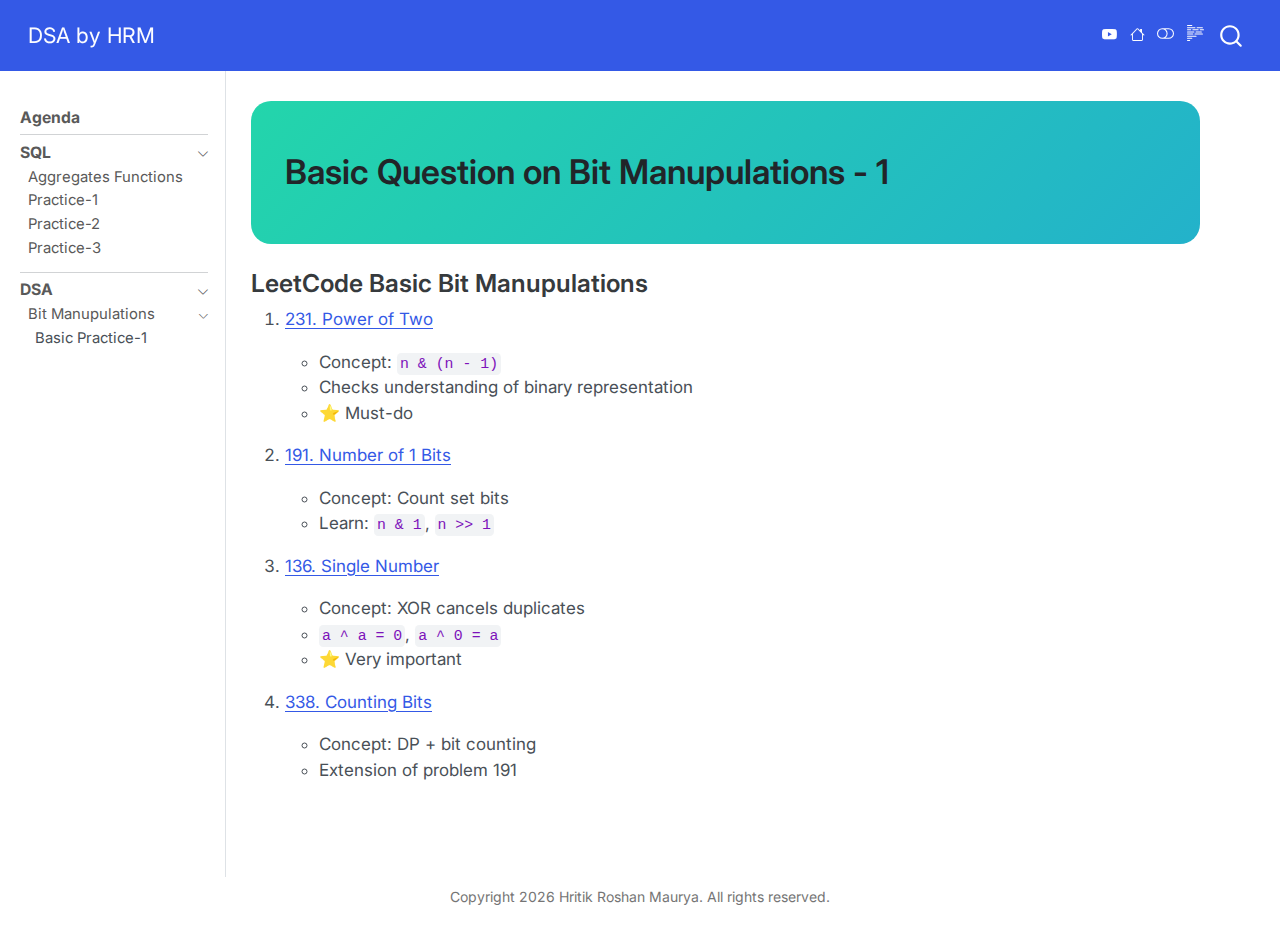
<file: qmd/DSA/1_BasicBit.html>
<!DOCTYPE html>
<html xmlns="http://www.w3.org/1999/xhtml" lang="en" xml:lang="en"><head>

<meta charset="utf-8">
<meta name="generator" content="quarto-1.8.26">

<meta name="viewport" content="width=device-width, initial-scale=1.0, user-scalable=yes">


<title>Basic Question on Bit Manupulations - 1 – DSA by HRM</title>
<style>
code{white-space: pre-wrap;}
span.smallcaps{font-variant: small-caps;}
div.columns{display: flex; gap: min(4vw, 1.5em);}
div.column{flex: auto; overflow-x: auto;}
div.hanging-indent{margin-left: 1.5em; text-indent: -1.5em;}
ul.task-list{list-style: none;}
ul.task-list li input[type="checkbox"] {
  width: 0.8em;
  margin: 0 0.8em 0.2em -1em; /* quarto-specific, see https://github.com/quarto-dev/quarto-cli/issues/4556 */ 
  vertical-align: middle;
}
</style>


<script src="../../site_libs/quarto-nav/quarto-nav.js"></script>
<script src="../../site_libs/quarto-nav/headroom.min.js"></script>
<script src="../../site_libs/clipboard/clipboard.min.js"></script>
<script src="../../site_libs/quarto-search/autocomplete.umd.js"></script>
<script src="../../site_libs/quarto-search/fuse.min.js"></script>
<script src="../../site_libs/quarto-search/quarto-search.js"></script>
<meta name="quarto:offset" content="../../">
<script src="../../site_libs/quarto-html/quarto.js" type="module"></script>
<script src="../../site_libs/quarto-html/tabsets/tabsets.js" type="module"></script>
<script src="../../site_libs/quarto-html/axe/axe-check.js" type="module"></script>
<script src="../../site_libs/quarto-html/popper.min.js"></script>
<script src="../../site_libs/quarto-html/tippy.umd.min.js"></script>
<script src="../../site_libs/quarto-html/anchor.min.js"></script>
<link href="../../site_libs/quarto-html/tippy.css" rel="stylesheet">
<link href="../../site_libs/quarto-html/quarto-syntax-highlighting-597958c53c93a607afca12fd375c57ed.css" rel="stylesheet" class="quarto-color-scheme" id="quarto-text-highlighting-styles">
<link href="../../site_libs/quarto-html/quarto-syntax-highlighting-dark-7ac2f9da8c2617a4fdd15004b4601015.css" rel="stylesheet" class="quarto-color-scheme quarto-color-alternate" id="quarto-text-highlighting-styles">
<link href="../../site_libs/quarto-html/quarto-syntax-highlighting-597958c53c93a607afca12fd375c57ed.css" rel="stylesheet" class="quarto-color-scheme-extra" id="quarto-text-highlighting-styles">
<script src="../../site_libs/bootstrap/bootstrap.min.js"></script>
<link href="../../site_libs/bootstrap/bootstrap-icons.css" rel="stylesheet">
<link href="../../site_libs/bootstrap/bootstrap-c2cb7e0b3076a20157071e492cb50f0b.min.css" rel="stylesheet" append-hash="true" class="quarto-color-scheme" id="quarto-bootstrap" data-mode="light">
<link href="../../site_libs/bootstrap/bootstrap-dark-0c5b58de5cf64f3542caacbc690827f7.min.css" rel="stylesheet" append-hash="true" class="quarto-color-scheme quarto-color-alternate" id="quarto-bootstrap" data-mode="light">
<link href="../../site_libs/bootstrap/bootstrap-c2cb7e0b3076a20157071e492cb50f0b.min.css" rel="stylesheet" append-hash="true" class="quarto-color-scheme-extra" id="quarto-bootstrap" data-mode="light">
<script id="quarto-search-options" type="application/json">{
  "location": "navbar",
  "copy-button": false,
  "collapse-after": 3,
  "panel-placement": "end",
  "type": "overlay",
  "limit": 50,
  "keyboard-shortcut": [
    "f",
    "/",
    "s"
  ],
  "show-item-context": false,
  "language": {
    "search-no-results-text": "No results",
    "search-matching-documents-text": "matching documents",
    "search-copy-link-title": "Copy link to search",
    "search-hide-matches-text": "Hide additional matches",
    "search-more-match-text": "more match in this document",
    "search-more-matches-text": "more matches in this document",
    "search-clear-button-title": "Clear",
    "search-text-placeholder": "",
    "search-detached-cancel-button-title": "Cancel",
    "search-submit-button-title": "Submit",
    "search-label": "Search"
  }
}</script>
<style>html{ scroll-behavior: smooth; }</style>


<link rel="stylesheet" href="../../styles.css">
</head>

<body class="nav-sidebar docked nav-fixed fullcontent quarto-light"><script id="quarto-html-before-body" type="application/javascript">
    const toggleBodyColorMode = (bsSheetEl) => {
      const mode = bsSheetEl.getAttribute("data-mode");
      const bodyEl = window.document.querySelector("body");
      if (mode === "dark") {
        bodyEl.classList.add("quarto-dark");
        bodyEl.classList.remove("quarto-light");
      } else {
        bodyEl.classList.add("quarto-light");
        bodyEl.classList.remove("quarto-dark");
      }
    }
    const toggleBodyColorPrimary = () => {
      const bsSheetEl = window.document.querySelector("link#quarto-bootstrap:not([rel=disabled-stylesheet])");
      if (bsSheetEl) {
        toggleBodyColorMode(bsSheetEl);
      }
    }
    const setColorSchemeToggle = (alternate) => {
      const toggles = window.document.querySelectorAll('.quarto-color-scheme-toggle');
      for (let i=0; i < toggles.length; i++) {
        const toggle = toggles[i];
        if (toggle) {
          if (alternate) {
            toggle.classList.add("alternate");
          } else {
            toggle.classList.remove("alternate");
          }
        }
      }
    };
    const toggleColorMode = (alternate) => {
      // Switch the stylesheets
      const primaryStylesheets = window.document.querySelectorAll('link.quarto-color-scheme:not(.quarto-color-alternate)');
      const alternateStylesheets = window.document.querySelectorAll('link.quarto-color-scheme.quarto-color-alternate');
      manageTransitions('#quarto-margin-sidebar .nav-link', false);
      if (alternate) {
        // note: dark is layered on light, we don't disable primary!
        enableStylesheet(alternateStylesheets);
        for (const sheetNode of alternateStylesheets) {
          if (sheetNode.id === "quarto-bootstrap") {
            toggleBodyColorMode(sheetNode);
          }
        }
      } else {
        disableStylesheet(alternateStylesheets);
        enableStylesheet(primaryStylesheets)
        toggleBodyColorPrimary();
      }
      manageTransitions('#quarto-margin-sidebar .nav-link', true);
      // Switch the toggles
      setColorSchemeToggle(alternate)
      // Hack to workaround the fact that safari doesn't
      // properly recolor the scrollbar when toggling (#1455)
      if (navigator.userAgent.indexOf('Safari') > 0 && navigator.userAgent.indexOf('Chrome') == -1) {
        manageTransitions("body", false);
        window.scrollTo(0, 1);
        setTimeout(() => {
          window.scrollTo(0, 0);
          manageTransitions("body", true);
        }, 40);
      }
    }
    const disableStylesheet = (stylesheets) => {
      for (let i=0; i < stylesheets.length; i++) {
        const stylesheet = stylesheets[i];
        stylesheet.rel = 'disabled-stylesheet';
      }
    }
    const enableStylesheet = (stylesheets) => {
      for (let i=0; i < stylesheets.length; i++) {
        const stylesheet = stylesheets[i];
        if(stylesheet.rel !== 'stylesheet') { // for Chrome, which will still FOUC without this check
          stylesheet.rel = 'stylesheet';
        }
      }
    }
    const manageTransitions = (selector, allowTransitions) => {
      const els = window.document.querySelectorAll(selector);
      for (let i=0; i < els.length; i++) {
        const el = els[i];
        if (allowTransitions) {
          el.classList.remove('notransition');
        } else {
          el.classList.add('notransition');
        }
      }
    }
    const isFileUrl = () => {
      return window.location.protocol === 'file:';
    }
    const hasAlternateSentinel = () => {
      let styleSentinel = getColorSchemeSentinel();
      if (styleSentinel !== null) {
        return styleSentinel === "alternate";
      } else {
        return false;
      }
    }
    const setStyleSentinel = (alternate) => {
      const value = alternate ? "alternate" : "default";
      if (!isFileUrl()) {
        window.localStorage.setItem("quarto-color-scheme", value);
      } else {
        localAlternateSentinel = value;
      }
    }
    const getColorSchemeSentinel = () => {
      if (!isFileUrl()) {
        const storageValue = window.localStorage.getItem("quarto-color-scheme");
        return storageValue != null ? storageValue : localAlternateSentinel;
      } else {
        return localAlternateSentinel;
      }
    }
    const toggleGiscusIfUsed = (isAlternate, darkModeDefault) => {
      const baseTheme = document.querySelector('#giscus-base-theme')?.value ?? 'light';
      const alternateTheme = document.querySelector('#giscus-alt-theme')?.value ?? 'dark';
      let newTheme = '';
      if(authorPrefersDark) {
        newTheme = isAlternate ? baseTheme : alternateTheme;
      } else {
        newTheme = isAlternate ? alternateTheme : baseTheme;
      }
      const changeGiscusTheme = () => {
        // From: https://github.com/giscus/giscus/issues/336
        const sendMessage = (message) => {
          const iframe = document.querySelector('iframe.giscus-frame');
          if (!iframe) return;
          iframe.contentWindow.postMessage({ giscus: message }, 'https://giscus.app');
        }
        sendMessage({
          setConfig: {
            theme: newTheme
          }
        });
      }
      const isGiscussLoaded = window.document.querySelector('iframe.giscus-frame') !== null;
      if (isGiscussLoaded) {
        changeGiscusTheme();
      }
    };
    const authorPrefersDark = false;
    const darkModeDefault = authorPrefersDark;
      document.querySelector('link#quarto-text-highlighting-styles.quarto-color-scheme-extra').rel = 'disabled-stylesheet';
      document.querySelector('link#quarto-bootstrap.quarto-color-scheme-extra').rel = 'disabled-stylesheet';
    let localAlternateSentinel = darkModeDefault ? 'alternate' : 'default';
    // Dark / light mode switch
    window.quartoToggleColorScheme = () => {
      // Read the current dark / light value
      let toAlternate = !hasAlternateSentinel();
      toggleColorMode(toAlternate);
      setStyleSentinel(toAlternate);
      toggleGiscusIfUsed(toAlternate, darkModeDefault);
      window.dispatchEvent(new Event('resize'));
    };
    // Switch to dark mode if need be
    if (hasAlternateSentinel()) {
      toggleColorMode(true);
    } else {
      toggleColorMode(false);
    }
  </script>

<div id="quarto-search-results"></div>
  <header id="quarto-header" class="headroom fixed-top">
    <nav class="navbar navbar-expand-lg " data-bs-theme="dark">
      <div class="navbar-container container-fluid">
      <div class="navbar-brand-container mx-auto">
    <a class="navbar-brand" href="../../index.html">
    <span class="navbar-title">DSA by HRM</span>
    </a>
  </div>
        <div class="quarto-navbar-tools tools-wide tools-end">
    <a href="https://www.youtube.com/@deepinside333hrm" title="" class="quarto-navigation-tool px-1" aria-label="" target="_blank"><i class="bi bi-youtube"></i></a>
    <a href="https://hrmiitm.github.io" title="" class="quarto-navigation-tool px-1" aria-label="" target="_blank"><i class="bi bi-house"></i></a>
  <a href="" class="quarto-color-scheme-toggle quarto-navigation-tool  px-1" onclick="window.quartoToggleColorScheme(); return false;" title="Toggle dark mode"><i class="bi"></i></a>
  <a href="" class="quarto-reader-toggle quarto-navigation-tool px-1" onclick="window.quartoToggleReader(); return false;" title="Toggle reader mode">
  <div class="quarto-reader-toggle-btn">
  <i class="bi"></i>
  </div>
</a>
</div>
          <div id="quarto-search" class="" title="Search"></div>
      </div> <!-- /container-fluid -->
    </nav>
  <nav class="quarto-secondary-nav">
    <div class="container-fluid d-flex">
      <button type="button" class="quarto-btn-toggle btn" data-bs-toggle="collapse" role="button" data-bs-target=".quarto-sidebar-collapse-item" aria-controls="quarto-sidebar" aria-expanded="false" aria-label="Toggle sidebar navigation" onclick="if (window.quartoToggleHeadroom) { window.quartoToggleHeadroom(); }">
        <i class="bi bi-layout-text-sidebar-reverse"></i>
      </button>
        <a class="flex-grow-1 no-decor" role="navigation" data-bs-toggle="collapse" data-bs-target=".quarto-sidebar-collapse-item" aria-controls="quarto-sidebar" aria-expanded="false" aria-label="Toggle sidebar navigation" onclick="if (window.quartoToggleHeadroom) { window.quartoToggleHeadroom(); }">      
          <h1 class="quarto-secondary-nav-title">Basic Question on Bit Manupulations - 1</h1>
        </a>     
    </div>
  </nav>
</header>
<!-- content -->
<div id="quarto-content" class="quarto-container page-columns page-rows-contents page-layout-article page-navbar">
<!-- sidebar -->
  <nav id="quarto-sidebar" class="sidebar collapse collapse-horizontal quarto-sidebar-collapse-item sidebar-navigation docked overflow-auto">
    <div class="sidebar-menu-container"> 
    <ul class="list-unstyled mt-1">
        <li class="sidebar-item">
  <div class="sidebar-item-container"> 
  <a href="../../index.html" class="sidebar-item-text sidebar-link">
 <span class="menu-text"><strong>Agenda</strong></span></a>
  </div>
</li>
        <li class="px-0"><hr class="sidebar-divider hi "></li>
        <li class="sidebar-item sidebar-item-section">
      <div class="sidebar-item-container"> 
            <a class="sidebar-item-text sidebar-link text-start" data-bs-toggle="collapse" data-bs-target="#quarto-sidebar-section-1" role="navigation" aria-expanded="true">
 <span class="menu-text"><strong>SQL</strong></span></a>
          <a class="sidebar-item-toggle text-start" data-bs-toggle="collapse" data-bs-target="#quarto-sidebar-section-1" role="navigation" aria-expanded="true" aria-label="Toggle section">
            <i class="bi bi-chevron-right ms-2"></i>
          </a> 
      </div>
      <ul id="quarto-sidebar-section-1" class="collapse list-unstyled sidebar-section depth1 show">  
          <li class="sidebar-item">
  <div class="sidebar-item-container"> 
  <a href="../../qmd/SQL/1_AggregatesFunctions.html" class="sidebar-item-text sidebar-link">
 <span class="menu-text">Aggregates Functions</span></a>
  </div>
</li>
          <li class="sidebar-item">
  <div class="sidebar-item-container"> 
  <a href="../../qmd/SQL/2_AggreatesFunctionsP1.html" class="sidebar-item-text sidebar-link">
 <span class="menu-text">Practice-1</span></a>
  </div>
</li>
          <li class="sidebar-item">
  <div class="sidebar-item-container"> 
  <a href="../../qmd/SQL/3_P2.html" class="sidebar-item-text sidebar-link">
 <span class="menu-text">Practice-2</span></a>
  </div>
</li>
          <li class="sidebar-item">
  <div class="sidebar-item-container"> 
  <a href="../../qmd/SQL/4_P3.html" class="sidebar-item-text sidebar-link">
 <span class="menu-text">Practice-3</span></a>
  </div>
</li>
      </ul>
  </li>
        <li class="px-0"><hr class="sidebar-divider hi "></li>
        <li class="sidebar-item sidebar-item-section">
      <div class="sidebar-item-container"> 
            <a class="sidebar-item-text sidebar-link text-start" data-bs-toggle="collapse" data-bs-target="#quarto-sidebar-section-2" role="navigation" aria-expanded="true">
 <span class="menu-text"><strong>DSA</strong></span></a>
          <a class="sidebar-item-toggle text-start" data-bs-toggle="collapse" data-bs-target="#quarto-sidebar-section-2" role="navigation" aria-expanded="true" aria-label="Toggle section">
            <i class="bi bi-chevron-right ms-2"></i>
          </a> 
      </div>
      <ul id="quarto-sidebar-section-2" class="collapse list-unstyled sidebar-section depth1 show">  
          <li class="sidebar-item sidebar-item-section">
      <div class="sidebar-item-container"> 
            <a class="sidebar-item-text sidebar-link text-start" data-bs-toggle="collapse" data-bs-target="#quarto-sidebar-section-3" role="navigation" aria-expanded="true">
 <span class="menu-text">Bit Manupulations</span></a>
          <a class="sidebar-item-toggle text-start" data-bs-toggle="collapse" data-bs-target="#quarto-sidebar-section-3" role="navigation" aria-expanded="true" aria-label="Toggle section">
            <i class="bi bi-chevron-right ms-2"></i>
          </a> 
      </div>
      <ul id="quarto-sidebar-section-3" class="collapse list-unstyled sidebar-section depth2 show">  
          <li class="sidebar-item">
  <div class="sidebar-item-container"> 
  <a href="../../qmd/DSA/1_BasicBit.html" class="sidebar-item-text sidebar-link active">
 <span class="menu-text">Basic Practice-1</span></a>
  </div>
</li>
      </ul>
  </li>
      </ul>
  </li>
    </ul>
    </div>
</nav>
<div id="quarto-sidebar-glass" class="quarto-sidebar-collapse-item" data-bs-toggle="collapse" data-bs-target=".quarto-sidebar-collapse-item"></div>
<!-- margin-sidebar -->
    
<!-- main -->
<main class="content" id="quarto-document-content">


<header id="title-block-header" class="quarto-title-block default">
<div class="quarto-title">
<h1 class="title d-none d-lg-block">Basic Question on Bit Manupulations - 1</h1>
</div>



<div class="quarto-title-meta">

    
  
    
  </div>
  


</header>


<section id="leetcode-basic-bit-manupulations" class="level3">
<h3 class="anchored" data-anchor-id="leetcode-basic-bit-manupulations">LeetCode Basic Bit Manupulations</h3>
<ol type="1">
<li><p><strong><a href="https://leetcode.com/problems/power-of-two/" target="_blank">231. Power of Two</a></strong></p>
<ul>
<li>Concept: <code>n &amp; (n - 1)</code></li>
<li>Checks understanding of binary representation</li>
<li>⭐ Must-do</li>
</ul></li>
<li><p><strong><a href="https://leetcode.com/problems/number-of-1-bits/" target="_blank">191. Number of 1 Bits</a></strong></p>
<ul>
<li>Concept: Count set bits</li>
<li>Learn: <code>n &amp; 1</code>, <code>n &gt;&gt; 1</code></li>
</ul></li>
<li><p><strong><a href="https://leetcode.com/problems/single-number/" target="_blank">136. Single Number</a></strong></p>
<ul>
<li>Concept: XOR cancels duplicates</li>
<li><code>a ^ a = 0</code>, <code>a ^ 0 = a</code></li>
<li>⭐ Very important</li>
</ul></li>
<li><p><strong><a href="https://leetcode.com/problems/counting-bits/" target="_blank">338. Counting Bits</a></strong></p>
<ul>
<li>Concept: DP + bit counting</li>
<li>Extension of problem 191</li>
</ul></li>
</ol>


</section>

</main> <!-- /main -->
<script id="quarto-html-after-body" type="application/javascript">
  window.document.addEventListener("DOMContentLoaded", function (event) {
    // Ensure there is a toggle, if there isn't float one in the top right
    if (window.document.querySelector('.quarto-color-scheme-toggle') === null) {
      const a = window.document.createElement('a');
      a.classList.add('top-right');
      a.classList.add('quarto-color-scheme-toggle');
      a.href = "";
      a.onclick = function() { try { window.quartoToggleColorScheme(); } catch {} return false; };
      const i = window.document.createElement("i");
      i.classList.add('bi');
      a.appendChild(i);
      window.document.body.appendChild(a);
    }
    setColorSchemeToggle(hasAlternateSentinel())
    const icon = "";
    const anchorJS = new window.AnchorJS();
    anchorJS.options = {
      placement: 'right',
      icon: icon
    };
    anchorJS.add('.anchored');
    const isCodeAnnotation = (el) => {
      for (const clz of el.classList) {
        if (clz.startsWith('code-annotation-')) {                     
          return true;
        }
      }
      return false;
    }
    const onCopySuccess = function(e) {
      // button target
      const button = e.trigger;
      // don't keep focus
      button.blur();
      // flash "checked"
      button.classList.add('code-copy-button-checked');
      var currentTitle = button.getAttribute("title");
      button.setAttribute("title", "Copied!");
      let tooltip;
      if (window.bootstrap) {
        button.setAttribute("data-bs-toggle", "tooltip");
        button.setAttribute("data-bs-placement", "left");
        button.setAttribute("data-bs-title", "Copied!");
        tooltip = new bootstrap.Tooltip(button, 
          { trigger: "manual", 
            customClass: "code-copy-button-tooltip",
            offset: [0, -8]});
        tooltip.show();    
      }
      setTimeout(function() {
        if (tooltip) {
          tooltip.hide();
          button.removeAttribute("data-bs-title");
          button.removeAttribute("data-bs-toggle");
          button.removeAttribute("data-bs-placement");
        }
        button.setAttribute("title", currentTitle);
        button.classList.remove('code-copy-button-checked');
      }, 1000);
      // clear code selection
      e.clearSelection();
    }
    const getTextToCopy = function(trigger) {
      const outerScaffold = trigger.parentElement.cloneNode(true);
      const codeEl = outerScaffold.querySelector('code');
      for (const childEl of codeEl.children) {
        if (isCodeAnnotation(childEl)) {
          childEl.remove();
        }
      }
      return codeEl.innerText;
    }
    const clipboard = new window.ClipboardJS('.code-copy-button:not([data-in-quarto-modal])', {
      text: getTextToCopy
    });
    clipboard.on('success', onCopySuccess);
    if (window.document.getElementById('quarto-embedded-source-code-modal')) {
      const clipboardModal = new window.ClipboardJS('.code-copy-button[data-in-quarto-modal]', {
        text: getTextToCopy,
        container: window.document.getElementById('quarto-embedded-source-code-modal')
      });
      clipboardModal.on('success', onCopySuccess);
    }
      var localhostRegex = new RegExp(/^(?:http|https):\/\/localhost\:?[0-9]*\//);
      var mailtoRegex = new RegExp(/^mailto:/);
        var filterRegex = new RegExp("https:\/\/hrmiitm\.github\.io\/dsa\/");
      var isInternal = (href) => {
          return filterRegex.test(href) || localhostRegex.test(href) || mailtoRegex.test(href);
      }
      // Inspect non-navigation links and adorn them if external
     var links = window.document.querySelectorAll('a[href]:not(.nav-link):not(.navbar-brand):not(.toc-action):not(.sidebar-link):not(.sidebar-item-toggle):not(.pagination-link):not(.no-external):not([aria-hidden]):not(.dropdown-item):not(.quarto-navigation-tool):not(.about-link)');
      for (var i=0; i<links.length; i++) {
        const link = links[i];
        if (!isInternal(link.href)) {
          // undo the damage that might have been done by quarto-nav.js in the case of
          // links that we want to consider external
          if (link.dataset.originalHref !== undefined) {
            link.href = link.dataset.originalHref;
          }
        }
      }
    function tippyHover(el, contentFn, onTriggerFn, onUntriggerFn) {
      const config = {
        allowHTML: true,
        maxWidth: 500,
        delay: 100,
        arrow: false,
        appendTo: function(el) {
            return el.parentElement;
        },
        interactive: true,
        interactiveBorder: 10,
        theme: 'quarto',
        placement: 'bottom-start',
      };
      if (contentFn) {
        config.content = contentFn;
      }
      if (onTriggerFn) {
        config.onTrigger = onTriggerFn;
      }
      if (onUntriggerFn) {
        config.onUntrigger = onUntriggerFn;
      }
      window.tippy(el, config); 
    }
    const noterefs = window.document.querySelectorAll('a[role="doc-noteref"]');
    for (var i=0; i<noterefs.length; i++) {
      const ref = noterefs[i];
      tippyHover(ref, function() {
        // use id or data attribute instead here
        let href = ref.getAttribute('data-footnote-href') || ref.getAttribute('href');
        try { href = new URL(href).hash; } catch {}
        const id = href.replace(/^#\/?/, "");
        const note = window.document.getElementById(id);
        if (note) {
          return note.innerHTML;
        } else {
          return "";
        }
      });
    }
    const xrefs = window.document.querySelectorAll('a.quarto-xref');
    const processXRef = (id, note) => {
      // Strip column container classes
      const stripColumnClz = (el) => {
        el.classList.remove("page-full", "page-columns");
        if (el.children) {
          for (const child of el.children) {
            stripColumnClz(child);
          }
        }
      }
      stripColumnClz(note)
      if (id === null || id.startsWith('sec-')) {
        // Special case sections, only their first couple elements
        const container = document.createElement("div");
        if (note.children && note.children.length > 2) {
          container.appendChild(note.children[0].cloneNode(true));
          for (let i = 1; i < note.children.length; i++) {
            const child = note.children[i];
            if (child.tagName === "P" && child.innerText === "") {
              continue;
            } else {
              container.appendChild(child.cloneNode(true));
              break;
            }
          }
          if (window.Quarto?.typesetMath) {
            window.Quarto.typesetMath(container);
          }
          return container.innerHTML
        } else {
          if (window.Quarto?.typesetMath) {
            window.Quarto.typesetMath(note);
          }
          return note.innerHTML;
        }
      } else {
        // Remove any anchor links if they are present
        const anchorLink = note.querySelector('a.anchorjs-link');
        if (anchorLink) {
          anchorLink.remove();
        }
        if (window.Quarto?.typesetMath) {
          window.Quarto.typesetMath(note);
        }
        if (note.classList.contains("callout")) {
          return note.outerHTML;
        } else {
          return note.innerHTML;
        }
      }
    }
    for (var i=0; i<xrefs.length; i++) {
      const xref = xrefs[i];
      tippyHover(xref, undefined, function(instance) {
        instance.disable();
        let url = xref.getAttribute('href');
        let hash = undefined; 
        if (url.startsWith('#')) {
          hash = url;
        } else {
          try { hash = new URL(url).hash; } catch {}
        }
        if (hash) {
          const id = hash.replace(/^#\/?/, "");
          const note = window.document.getElementById(id);
          if (note !== null) {
            try {
              const html = processXRef(id, note.cloneNode(true));
              instance.setContent(html);
            } finally {
              instance.enable();
              instance.show();
            }
          } else {
            // See if we can fetch this
            fetch(url.split('#')[0])
            .then(res => res.text())
            .then(html => {
              const parser = new DOMParser();
              const htmlDoc = parser.parseFromString(html, "text/html");
              const note = htmlDoc.getElementById(id);
              if (note !== null) {
                const html = processXRef(id, note);
                instance.setContent(html);
              } 
            }).finally(() => {
              instance.enable();
              instance.show();
            });
          }
        } else {
          // See if we can fetch a full url (with no hash to target)
          // This is a special case and we should probably do some content thinning / targeting
          fetch(url)
          .then(res => res.text())
          .then(html => {
            const parser = new DOMParser();
            const htmlDoc = parser.parseFromString(html, "text/html");
            const note = htmlDoc.querySelector('main.content');
            if (note !== null) {
              // This should only happen for chapter cross references
              // (since there is no id in the URL)
              // remove the first header
              if (note.children.length > 0 && note.children[0].tagName === "HEADER") {
                note.children[0].remove();
              }
              const html = processXRef(null, note);
              instance.setContent(html);
            } 
          }).finally(() => {
            instance.enable();
            instance.show();
          });
        }
      }, function(instance) {
      });
    }
        let selectedAnnoteEl;
        const selectorForAnnotation = ( cell, annotation) => {
          let cellAttr = 'data-code-cell="' + cell + '"';
          let lineAttr = 'data-code-annotation="' +  annotation + '"';
          const selector = 'span[' + cellAttr + '][' + lineAttr + ']';
          return selector;
        }
        const selectCodeLines = (annoteEl) => {
          const doc = window.document;
          const targetCell = annoteEl.getAttribute("data-target-cell");
          const targetAnnotation = annoteEl.getAttribute("data-target-annotation");
          const annoteSpan = window.document.querySelector(selectorForAnnotation(targetCell, targetAnnotation));
          const lines = annoteSpan.getAttribute("data-code-lines").split(",");
          const lineIds = lines.map((line) => {
            return targetCell + "-" + line;
          })
          let top = null;
          let height = null;
          let parent = null;
          if (lineIds.length > 0) {
              //compute the position of the single el (top and bottom and make a div)
              const el = window.document.getElementById(lineIds[0]);
              top = el.offsetTop;
              height = el.offsetHeight;
              parent = el.parentElement.parentElement;
            if (lineIds.length > 1) {
              const lastEl = window.document.getElementById(lineIds[lineIds.length - 1]);
              const bottom = lastEl.offsetTop + lastEl.offsetHeight;
              height = bottom - top;
            }
            if (top !== null && height !== null && parent !== null) {
              // cook up a div (if necessary) and position it 
              let div = window.document.getElementById("code-annotation-line-highlight");
              if (div === null) {
                div = window.document.createElement("div");
                div.setAttribute("id", "code-annotation-line-highlight");
                div.style.position = 'absolute';
                parent.appendChild(div);
              }
              div.style.top = top - 2 + "px";
              div.style.height = height + 4 + "px";
              div.style.left = 0;
              let gutterDiv = window.document.getElementById("code-annotation-line-highlight-gutter");
              if (gutterDiv === null) {
                gutterDiv = window.document.createElement("div");
                gutterDiv.setAttribute("id", "code-annotation-line-highlight-gutter");
                gutterDiv.style.position = 'absolute';
                const codeCell = window.document.getElementById(targetCell);
                const gutter = codeCell.querySelector('.code-annotation-gutter');
                gutter.appendChild(gutterDiv);
              }
              gutterDiv.style.top = top - 2 + "px";
              gutterDiv.style.height = height + 4 + "px";
            }
            selectedAnnoteEl = annoteEl;
          }
        };
        const unselectCodeLines = () => {
          const elementsIds = ["code-annotation-line-highlight", "code-annotation-line-highlight-gutter"];
          elementsIds.forEach((elId) => {
            const div = window.document.getElementById(elId);
            if (div) {
              div.remove();
            }
          });
          selectedAnnoteEl = undefined;
        };
          // Handle positioning of the toggle
      window.addEventListener(
        "resize",
        throttle(() => {
          elRect = undefined;
          if (selectedAnnoteEl) {
            selectCodeLines(selectedAnnoteEl);
          }
        }, 10)
      );
      function throttle(fn, ms) {
      let throttle = false;
      let timer;
        return (...args) => {
          if(!throttle) { // first call gets through
              fn.apply(this, args);
              throttle = true;
          } else { // all the others get throttled
              if(timer) clearTimeout(timer); // cancel #2
              timer = setTimeout(() => {
                fn.apply(this, args);
                timer = throttle = false;
              }, ms);
          }
        };
      }
        // Attach click handler to the DT
        const annoteDls = window.document.querySelectorAll('dt[data-target-cell]');
        for (const annoteDlNode of annoteDls) {
          annoteDlNode.addEventListener('click', (event) => {
            const clickedEl = event.target;
            if (clickedEl !== selectedAnnoteEl) {
              unselectCodeLines();
              const activeEl = window.document.querySelector('dt[data-target-cell].code-annotation-active');
              if (activeEl) {
                activeEl.classList.remove('code-annotation-active');
              }
              selectCodeLines(clickedEl);
              clickedEl.classList.add('code-annotation-active');
            } else {
              // Unselect the line
              unselectCodeLines();
              clickedEl.classList.remove('code-annotation-active');
            }
          });
        }
    const findCites = (el) => {
      const parentEl = el.parentElement;
      if (parentEl) {
        const cites = parentEl.dataset.cites;
        if (cites) {
          return {
            el,
            cites: cites.split(' ')
          };
        } else {
          return findCites(el.parentElement)
        }
      } else {
        return undefined;
      }
    };
    var bibliorefs = window.document.querySelectorAll('a[role="doc-biblioref"]');
    for (var i=0; i<bibliorefs.length; i++) {
      const ref = bibliorefs[i];
      const citeInfo = findCites(ref);
      if (citeInfo) {
        tippyHover(citeInfo.el, function() {
          var popup = window.document.createElement('div');
          citeInfo.cites.forEach(function(cite) {
            var citeDiv = window.document.createElement('div');
            citeDiv.classList.add('hanging-indent');
            citeDiv.classList.add('csl-entry');
            var biblioDiv = window.document.getElementById('ref-' + cite);
            if (biblioDiv) {
              citeDiv.innerHTML = biblioDiv.innerHTML;
            }
            popup.appendChild(citeDiv);
          });
          return popup.innerHTML;
        });
      }
    }
  });
  </script>
</div> <!-- /content -->
<footer class="footer">
  <div class="nav-footer">
    <div class="nav-footer-left">
      &nbsp;
    </div>   
    <div class="nav-footer-center">
<p>Copyright 2026 Hritik Roshan Maurya. All rights reserved.</p>
</div>
    <div class="nav-footer-right">
      &nbsp;
    </div>
  </div>
</footer>




<script src="../../site_libs/quarto-html/zenscroll-min.js"></script>
</body></html>
</file>
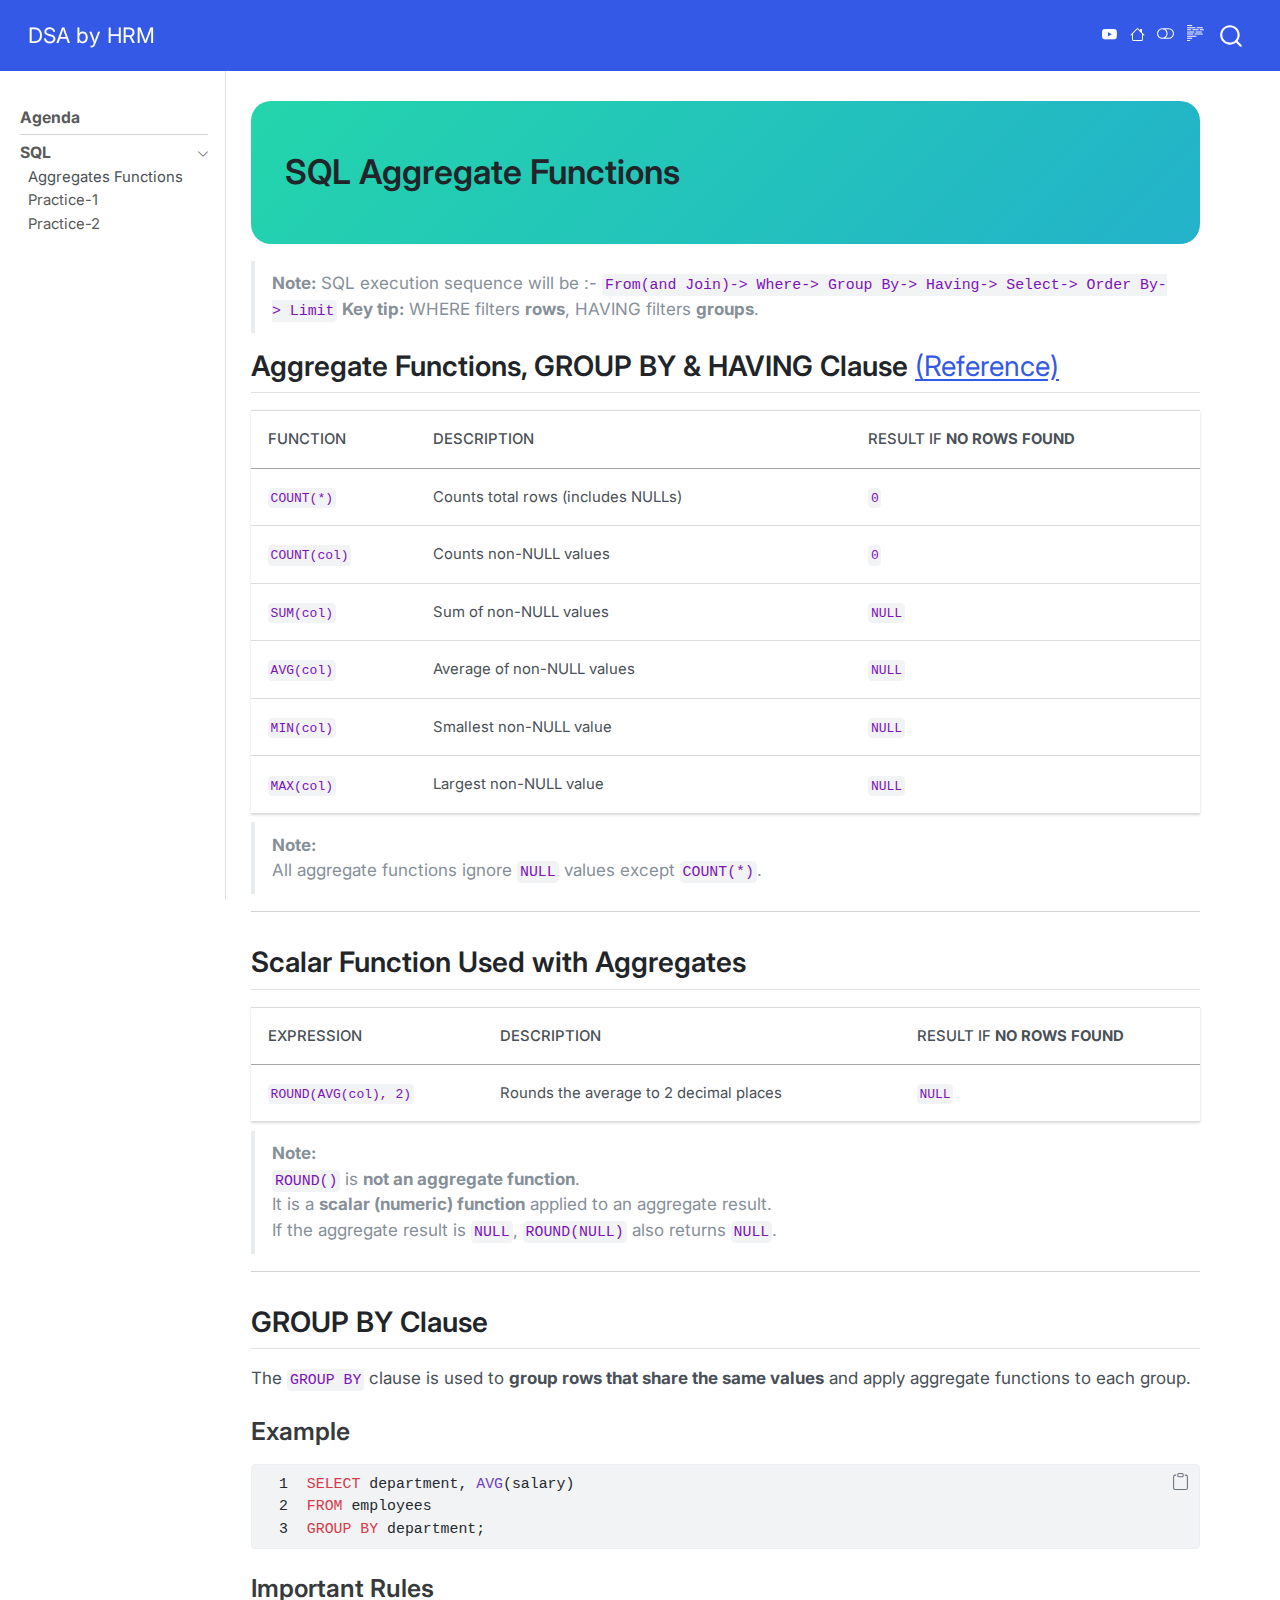
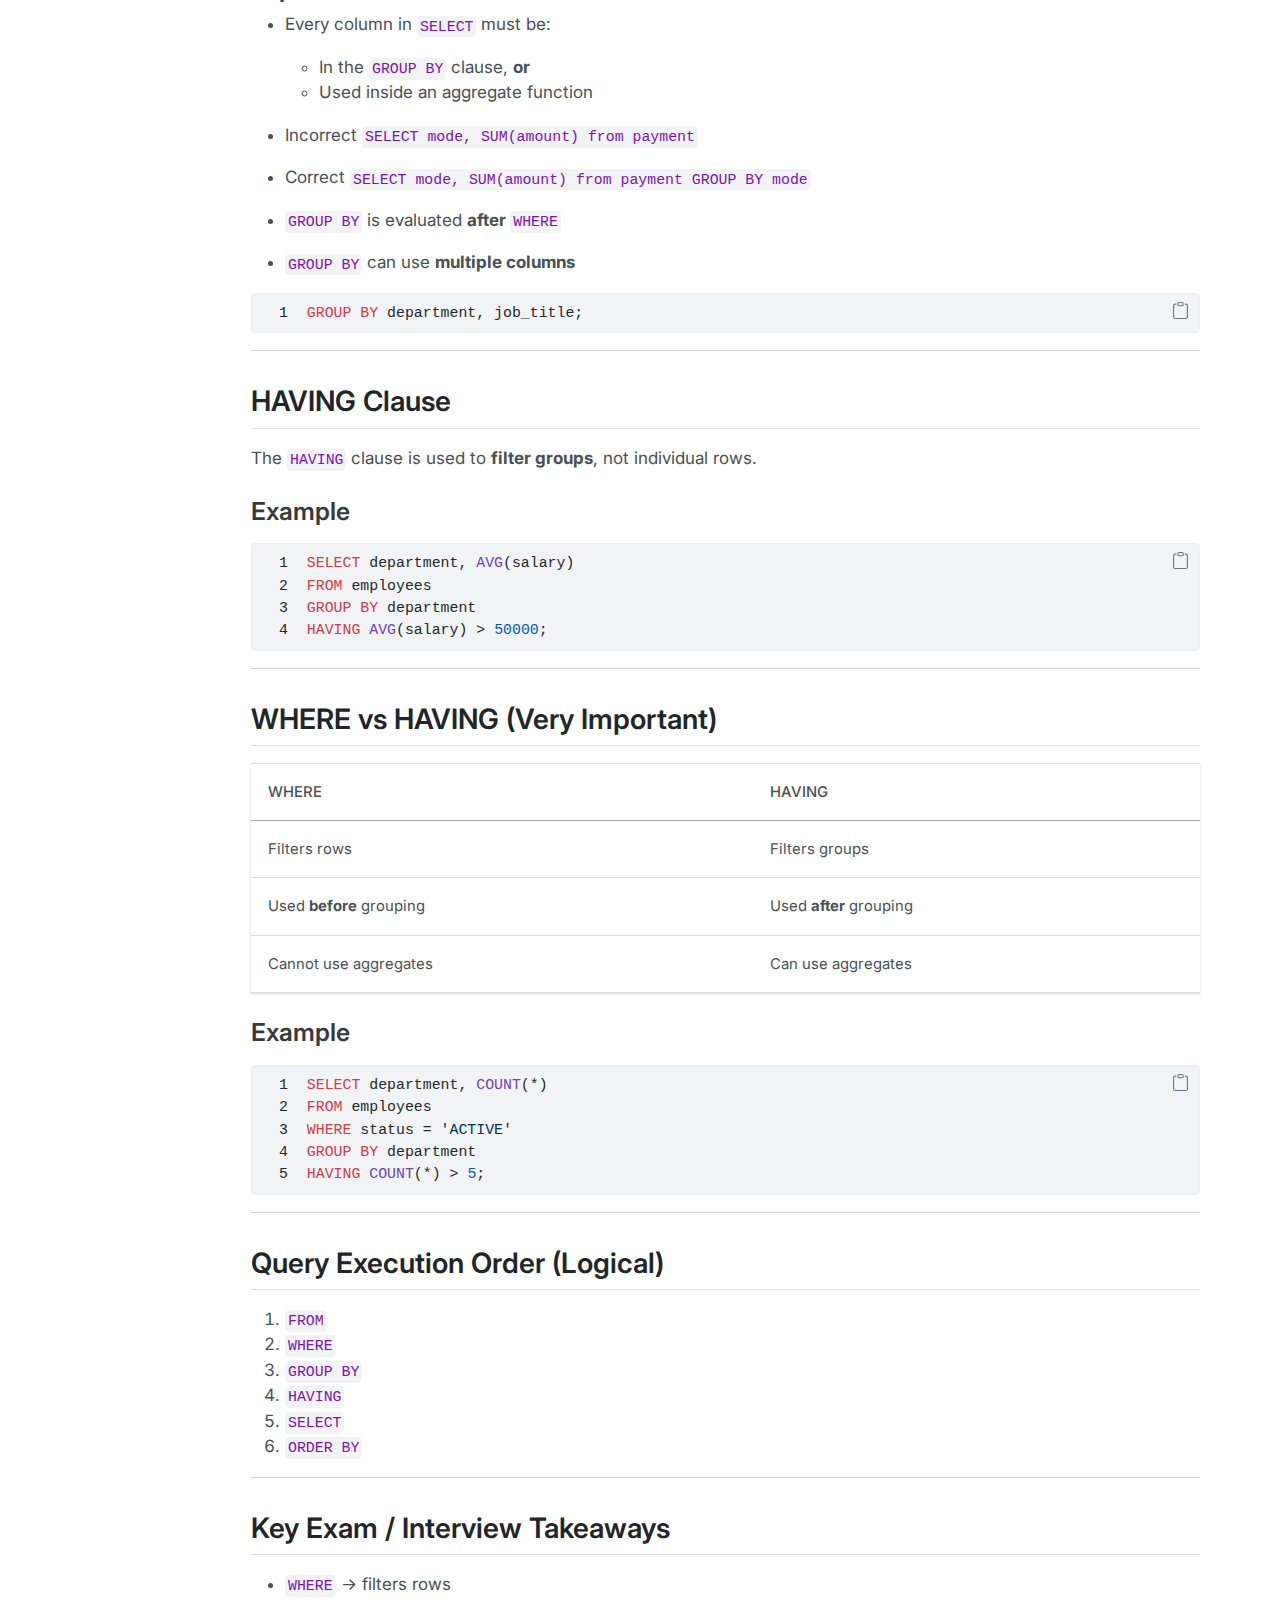
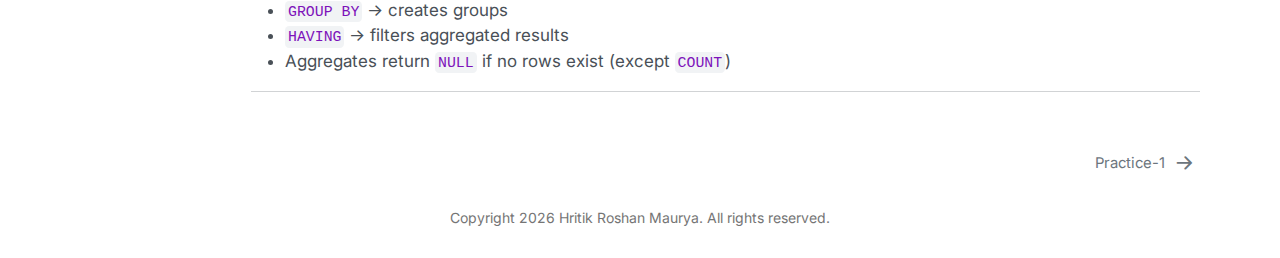
<file: qmd/SQL/1_AggregatesFunctions.html>
<!DOCTYPE html>
<html xmlns="http://www.w3.org/1999/xhtml" lang="en" xml:lang="en"><head>

<meta charset="utf-8">
<meta name="generator" content="quarto-1.8.26">

<meta name="viewport" content="width=device-width, initial-scale=1.0, user-scalable=yes">


<title>SQL Aggregate Functions – DSA by HRM</title>
<style>
code{white-space: pre-wrap;}
span.smallcaps{font-variant: small-caps;}
div.columns{display: flex; gap: min(4vw, 1.5em);}
div.column{flex: auto; overflow-x: auto;}
div.hanging-indent{margin-left: 1.5em; text-indent: -1.5em;}
ul.task-list{list-style: none;}
ul.task-list li input[type="checkbox"] {
  width: 0.8em;
  margin: 0 0.8em 0.2em -1em; /* quarto-specific, see https://github.com/quarto-dev/quarto-cli/issues/4556 */ 
  vertical-align: middle;
}
/* CSS for syntax highlighting */
html { -webkit-text-size-adjust: 100%; }
pre > code.sourceCode { white-space: pre; position: relative; }
pre > code.sourceCode > span { display: inline-block; line-height: 1.25; }
pre > code.sourceCode > span:empty { height: 1.2em; }
.sourceCode { overflow: visible; }
code.sourceCode > span { color: inherit; text-decoration: inherit; }
div.sourceCode { margin: 1em 0; }
pre.sourceCode { margin: 0; }
@media screen {
div.sourceCode { overflow: auto; }
}
@media print {
pre > code.sourceCode { white-space: pre-wrap; }
pre > code.sourceCode > span { text-indent: -5em; padding-left: 5em; }
}
pre.numberSource code
  { counter-reset: source-line 0; }
pre.numberSource code > span
  { position: relative; left: -4em; counter-increment: source-line; }
pre.numberSource code > span > a:first-child::before
  { content: counter(source-line);
    position: relative; left: -1em; text-align: right; vertical-align: baseline;
    border: none; display: inline-block;
    -webkit-touch-callout: none; -webkit-user-select: none;
    -khtml-user-select: none; -moz-user-select: none;
    -ms-user-select: none; user-select: none;
    padding: 0 4px; width: 4em;
  }
pre.numberSource { margin-left: 3em;  padding-left: 4px; }
div.sourceCode
  {   }
@media screen {
pre > code.sourceCode > span > a:first-child::before { text-decoration: underline; }
}
</style>


<script src="../../site_libs/quarto-nav/quarto-nav.js"></script>
<script src="../../site_libs/quarto-nav/headroom.min.js"></script>
<script src="../../site_libs/clipboard/clipboard.min.js"></script>
<script src="../../site_libs/quarto-search/autocomplete.umd.js"></script>
<script src="../../site_libs/quarto-search/fuse.min.js"></script>
<script src="../../site_libs/quarto-search/quarto-search.js"></script>
<meta name="quarto:offset" content="../../">
<link href="../../qmd/SQL/2_AggreatesFunctionsP1.html" rel="next">
<script src="../../site_libs/quarto-html/quarto.js" type="module"></script>
<script src="../../site_libs/quarto-html/tabsets/tabsets.js" type="module"></script>
<script src="../../site_libs/quarto-html/axe/axe-check.js" type="module"></script>
<script src="../../site_libs/quarto-html/popper.min.js"></script>
<script src="../../site_libs/quarto-html/tippy.umd.min.js"></script>
<script src="../../site_libs/quarto-html/anchor.min.js"></script>
<link href="../../site_libs/quarto-html/tippy.css" rel="stylesheet">
<link href="../../site_libs/quarto-html/quarto-syntax-highlighting-597958c53c93a607afca12fd375c57ed.css" rel="stylesheet" class="quarto-color-scheme" id="quarto-text-highlighting-styles">
<link href="../../site_libs/quarto-html/quarto-syntax-highlighting-dark-7ac2f9da8c2617a4fdd15004b4601015.css" rel="stylesheet" class="quarto-color-scheme quarto-color-alternate" id="quarto-text-highlighting-styles">
<link href="../../site_libs/quarto-html/quarto-syntax-highlighting-597958c53c93a607afca12fd375c57ed.css" rel="stylesheet" class="quarto-color-scheme-extra" id="quarto-text-highlighting-styles">
<script src="../../site_libs/bootstrap/bootstrap.min.js"></script>
<link href="../../site_libs/bootstrap/bootstrap-icons.css" rel="stylesheet">
<link href="../../site_libs/bootstrap/bootstrap-c2cb7e0b3076a20157071e492cb50f0b.min.css" rel="stylesheet" append-hash="true" class="quarto-color-scheme" id="quarto-bootstrap" data-mode="light">
<link href="../../site_libs/bootstrap/bootstrap-dark-0c5b58de5cf64f3542caacbc690827f7.min.css" rel="stylesheet" append-hash="true" class="quarto-color-scheme quarto-color-alternate" id="quarto-bootstrap" data-mode="light">
<link href="../../site_libs/bootstrap/bootstrap-c2cb7e0b3076a20157071e492cb50f0b.min.css" rel="stylesheet" append-hash="true" class="quarto-color-scheme-extra" id="quarto-bootstrap" data-mode="light">
<script id="quarto-search-options" type="application/json">{
  "location": "navbar",
  "copy-button": false,
  "collapse-after": 3,
  "panel-placement": "end",
  "type": "overlay",
  "limit": 50,
  "keyboard-shortcut": [
    "f",
    "/",
    "s"
  ],
  "show-item-context": false,
  "language": {
    "search-no-results-text": "No results",
    "search-matching-documents-text": "matching documents",
    "search-copy-link-title": "Copy link to search",
    "search-hide-matches-text": "Hide additional matches",
    "search-more-match-text": "more match in this document",
    "search-more-matches-text": "more matches in this document",
    "search-clear-button-title": "Clear",
    "search-text-placeholder": "",
    "search-detached-cancel-button-title": "Cancel",
    "search-submit-button-title": "Submit",
    "search-label": "Search"
  }
}</script>
<style>html{ scroll-behavior: smooth; }</style>


<link rel="stylesheet" href="../../styles.css">
</head>

<body class="nav-sidebar docked nav-fixed fullcontent quarto-light"><script id="quarto-html-before-body" type="application/javascript">
    const toggleBodyColorMode = (bsSheetEl) => {
      const mode = bsSheetEl.getAttribute("data-mode");
      const bodyEl = window.document.querySelector("body");
      if (mode === "dark") {
        bodyEl.classList.add("quarto-dark");
        bodyEl.classList.remove("quarto-light");
      } else {
        bodyEl.classList.add("quarto-light");
        bodyEl.classList.remove("quarto-dark");
      }
    }
    const toggleBodyColorPrimary = () => {
      const bsSheetEl = window.document.querySelector("link#quarto-bootstrap:not([rel=disabled-stylesheet])");
      if (bsSheetEl) {
        toggleBodyColorMode(bsSheetEl);
      }
    }
    const setColorSchemeToggle = (alternate) => {
      const toggles = window.document.querySelectorAll('.quarto-color-scheme-toggle');
      for (let i=0; i < toggles.length; i++) {
        const toggle = toggles[i];
        if (toggle) {
          if (alternate) {
            toggle.classList.add("alternate");
          } else {
            toggle.classList.remove("alternate");
          }
        }
      }
    };
    const toggleColorMode = (alternate) => {
      // Switch the stylesheets
      const primaryStylesheets = window.document.querySelectorAll('link.quarto-color-scheme:not(.quarto-color-alternate)');
      const alternateStylesheets = window.document.querySelectorAll('link.quarto-color-scheme.quarto-color-alternate');
      manageTransitions('#quarto-margin-sidebar .nav-link', false);
      if (alternate) {
        // note: dark is layered on light, we don't disable primary!
        enableStylesheet(alternateStylesheets);
        for (const sheetNode of alternateStylesheets) {
          if (sheetNode.id === "quarto-bootstrap") {
            toggleBodyColorMode(sheetNode);
          }
        }
      } else {
        disableStylesheet(alternateStylesheets);
        enableStylesheet(primaryStylesheets)
        toggleBodyColorPrimary();
      }
      manageTransitions('#quarto-margin-sidebar .nav-link', true);
      // Switch the toggles
      setColorSchemeToggle(alternate)
      // Hack to workaround the fact that safari doesn't
      // properly recolor the scrollbar when toggling (#1455)
      if (navigator.userAgent.indexOf('Safari') > 0 && navigator.userAgent.indexOf('Chrome') == -1) {
        manageTransitions("body", false);
        window.scrollTo(0, 1);
        setTimeout(() => {
          window.scrollTo(0, 0);
          manageTransitions("body", true);
        }, 40);
      }
    }
    const disableStylesheet = (stylesheets) => {
      for (let i=0; i < stylesheets.length; i++) {
        const stylesheet = stylesheets[i];
        stylesheet.rel = 'disabled-stylesheet';
      }
    }
    const enableStylesheet = (stylesheets) => {
      for (let i=0; i < stylesheets.length; i++) {
        const stylesheet = stylesheets[i];
        if(stylesheet.rel !== 'stylesheet') { // for Chrome, which will still FOUC without this check
          stylesheet.rel = 'stylesheet';
        }
      }
    }
    const manageTransitions = (selector, allowTransitions) => {
      const els = window.document.querySelectorAll(selector);
      for (let i=0; i < els.length; i++) {
        const el = els[i];
        if (allowTransitions) {
          el.classList.remove('notransition');
        } else {
          el.classList.add('notransition');
        }
      }
    }
    const isFileUrl = () => {
      return window.location.protocol === 'file:';
    }
    const hasAlternateSentinel = () => {
      let styleSentinel = getColorSchemeSentinel();
      if (styleSentinel !== null) {
        return styleSentinel === "alternate";
      } else {
        return false;
      }
    }
    const setStyleSentinel = (alternate) => {
      const value = alternate ? "alternate" : "default";
      if (!isFileUrl()) {
        window.localStorage.setItem("quarto-color-scheme", value);
      } else {
        localAlternateSentinel = value;
      }
    }
    const getColorSchemeSentinel = () => {
      if (!isFileUrl()) {
        const storageValue = window.localStorage.getItem("quarto-color-scheme");
        return storageValue != null ? storageValue : localAlternateSentinel;
      } else {
        return localAlternateSentinel;
      }
    }
    const toggleGiscusIfUsed = (isAlternate, darkModeDefault) => {
      const baseTheme = document.querySelector('#giscus-base-theme')?.value ?? 'light';
      const alternateTheme = document.querySelector('#giscus-alt-theme')?.value ?? 'dark';
      let newTheme = '';
      if(authorPrefersDark) {
        newTheme = isAlternate ? baseTheme : alternateTheme;
      } else {
        newTheme = isAlternate ? alternateTheme : baseTheme;
      }
      const changeGiscusTheme = () => {
        // From: https://github.com/giscus/giscus/issues/336
        const sendMessage = (message) => {
          const iframe = document.querySelector('iframe.giscus-frame');
          if (!iframe) return;
          iframe.contentWindow.postMessage({ giscus: message }, 'https://giscus.app');
        }
        sendMessage({
          setConfig: {
            theme: newTheme
          }
        });
      }
      const isGiscussLoaded = window.document.querySelector('iframe.giscus-frame') !== null;
      if (isGiscussLoaded) {
        changeGiscusTheme();
      }
    };
    const authorPrefersDark = false;
    const darkModeDefault = authorPrefersDark;
      document.querySelector('link#quarto-text-highlighting-styles.quarto-color-scheme-extra').rel = 'disabled-stylesheet';
      document.querySelector('link#quarto-bootstrap.quarto-color-scheme-extra').rel = 'disabled-stylesheet';
    let localAlternateSentinel = darkModeDefault ? 'alternate' : 'default';
    // Dark / light mode switch
    window.quartoToggleColorScheme = () => {
      // Read the current dark / light value
      let toAlternate = !hasAlternateSentinel();
      toggleColorMode(toAlternate);
      setStyleSentinel(toAlternate);
      toggleGiscusIfUsed(toAlternate, darkModeDefault);
      window.dispatchEvent(new Event('resize'));
    };
    // Switch to dark mode if need be
    if (hasAlternateSentinel()) {
      toggleColorMode(true);
    } else {
      toggleColorMode(false);
    }
  </script>

<div id="quarto-search-results"></div>
  <header id="quarto-header" class="headroom fixed-top">
    <nav class="navbar navbar-expand-lg " data-bs-theme="dark">
      <div class="navbar-container container-fluid">
      <div class="navbar-brand-container mx-auto">
    <a class="navbar-brand" href="../../index.html">
    <span class="navbar-title">DSA by HRM</span>
    </a>
  </div>
        <div class="quarto-navbar-tools tools-wide tools-end">
    <a href="https://www.youtube.com/@deepinside333hrm" title="" class="quarto-navigation-tool px-1" aria-label="" target="_blank"><i class="bi bi-youtube"></i></a>
    <a href="https://hrmiitm.github.io" title="" class="quarto-navigation-tool px-1" aria-label="" target="_blank"><i class="bi bi-house"></i></a>
  <a href="" class="quarto-color-scheme-toggle quarto-navigation-tool  px-1" onclick="window.quartoToggleColorScheme(); return false;" title="Toggle dark mode"><i class="bi"></i></a>
  <a href="" class="quarto-reader-toggle quarto-navigation-tool px-1" onclick="window.quartoToggleReader(); return false;" title="Toggle reader mode">
  <div class="quarto-reader-toggle-btn">
  <i class="bi"></i>
  </div>
</a>
</div>
          <div id="quarto-search" class="" title="Search"></div>
      </div> <!-- /container-fluid -->
    </nav>
  <nav class="quarto-secondary-nav">
    <div class="container-fluid d-flex">
      <button type="button" class="quarto-btn-toggle btn" data-bs-toggle="collapse" role="button" data-bs-target=".quarto-sidebar-collapse-item" aria-controls="quarto-sidebar" aria-expanded="false" aria-label="Toggle sidebar navigation" onclick="if (window.quartoToggleHeadroom) { window.quartoToggleHeadroom(); }">
        <i class="bi bi-layout-text-sidebar-reverse"></i>
      </button>
        <a class="flex-grow-1 no-decor" role="navigation" data-bs-toggle="collapse" data-bs-target=".quarto-sidebar-collapse-item" aria-controls="quarto-sidebar" aria-expanded="false" aria-label="Toggle sidebar navigation" onclick="if (window.quartoToggleHeadroom) { window.quartoToggleHeadroom(); }">      
          <h1 class="quarto-secondary-nav-title">SQL Aggregate Functions</h1>
        </a>     
    </div>
  </nav>
</header>
<!-- content -->
<div id="quarto-content" class="quarto-container page-columns page-rows-contents page-layout-article page-navbar">
<!-- sidebar -->
  <nav id="quarto-sidebar" class="sidebar collapse collapse-horizontal quarto-sidebar-collapse-item sidebar-navigation docked overflow-auto">
    <div class="sidebar-menu-container"> 
    <ul class="list-unstyled mt-1">
        <li class="sidebar-item">
  <div class="sidebar-item-container"> 
  <a href="../../index.html" class="sidebar-item-text sidebar-link">
 <span class="menu-text"><strong>Agenda</strong></span></a>
  </div>
</li>
        <li class="px-0"><hr class="sidebar-divider hi "></li>
        <li class="sidebar-item sidebar-item-section">
      <div class="sidebar-item-container"> 
            <a class="sidebar-item-text sidebar-link text-start" data-bs-toggle="collapse" data-bs-target="#quarto-sidebar-section-1" role="navigation" aria-expanded="true">
 <span class="menu-text"><strong>SQL</strong></span></a>
          <a class="sidebar-item-toggle text-start" data-bs-toggle="collapse" data-bs-target="#quarto-sidebar-section-1" role="navigation" aria-expanded="true" aria-label="Toggle section">
            <i class="bi bi-chevron-right ms-2"></i>
          </a> 
      </div>
      <ul id="quarto-sidebar-section-1" class="collapse list-unstyled sidebar-section depth1 show">  
          <li class="sidebar-item">
  <div class="sidebar-item-container"> 
  <a href="../../qmd/SQL/1_AggregatesFunctions.html" class="sidebar-item-text sidebar-link active">
 <span class="menu-text">Aggregates Functions</span></a>
  </div>
</li>
          <li class="sidebar-item">
  <div class="sidebar-item-container"> 
  <a href="../../qmd/SQL/2_AggreatesFunctionsP1.html" class="sidebar-item-text sidebar-link">
 <span class="menu-text">Practice-1</span></a>
  </div>
</li>
          <li class="sidebar-item">
  <div class="sidebar-item-container"> 
  <a href="../../qmd/SQL/3_P2.html" class="sidebar-item-text sidebar-link">
 <span class="menu-text">Practice-2</span></a>
  </div>
</li>
      </ul>
  </li>
    </ul>
    </div>
</nav>
<div id="quarto-sidebar-glass" class="quarto-sidebar-collapse-item" data-bs-toggle="collapse" data-bs-target=".quarto-sidebar-collapse-item"></div>
<!-- margin-sidebar -->
    
<!-- main -->
<main class="content" id="quarto-document-content">


<header id="title-block-header" class="quarto-title-block default">
<div class="quarto-title">
<h1 class="title d-none d-lg-block">SQL Aggregate Functions</h1>
</div>



<div class="quarto-title-meta">

    
  
    
  </div>
  


</header>


<blockquote class="blockquote">
<p><strong>Note:</strong> SQL execution sequence will be :- <code>From(and Join)-&gt; Where-&gt; Group By-&gt; Having-&gt; Select-&gt; Order By-&gt; Limit</code> <strong>Key tip:</strong> WHERE filters <strong>rows</strong>, HAVING filters <strong>groups</strong>.</p>
</blockquote>
<section id="aggregate-functions-group-by-having-clause-reference" class="level2">
<h2 class="anchored" data-anchor-id="aggregate-functions-group-by-having-clause-reference">Aggregate Functions, GROUP BY &amp; HAVING Clause <a href="https://www.postgresql.org/docs/9.5/functions-aggregate.html" target="_blank">(Reference)</a></h2>
<table class="caption-top table">
<colgroup>
<col style="width: 17%">
<col style="width: 45%">
<col style="width: 36%">
</colgroup>
<thead>
<tr class="header">
<th>Function</th>
<th>Description</th>
<th>Result if <strong>no rows found</strong></th>
</tr>
</thead>
<tbody>
<tr class="odd">
<td><code>COUNT(*)</code></td>
<td>Counts total rows (includes NULLs)</td>
<td><code>0</code></td>
</tr>
<tr class="even">
<td><code>COUNT(col)</code></td>
<td>Counts non-NULL values</td>
<td><code>0</code></td>
</tr>
<tr class="odd">
<td><code>SUM(col)</code></td>
<td>Sum of non-NULL values</td>
<td><code>NULL</code></td>
</tr>
<tr class="even">
<td><code>AVG(col)</code></td>
<td>Average of non-NULL values</td>
<td><code>NULL</code></td>
</tr>
<tr class="odd">
<td><code>MIN(col)</code></td>
<td>Smallest non-NULL value</td>
<td><code>NULL</code></td>
</tr>
<tr class="even">
<td><code>MAX(col)</code></td>
<td>Largest non-NULL value</td>
<td><code>NULL</code></td>
</tr>
</tbody>
</table>
<blockquote class="blockquote">
<p><strong>Note:</strong><br>
All aggregate functions ignore <code>NULL</code> values except <code>COUNT(*)</code>.</p>
</blockquote>
<hr>
</section>
<section id="scalar-function-used-with-aggregates" class="level2">
<h2 class="anchored" data-anchor-id="scalar-function-used-with-aggregates">Scalar Function Used with Aggregates</h2>
<table class="caption-top table">
<colgroup>
<col style="width: 24%">
<col style="width: 43%">
<col style="width: 31%">
</colgroup>
<thead>
<tr class="header">
<th>Expression</th>
<th>Description</th>
<th>Result if <strong>no rows found</strong></th>
</tr>
</thead>
<tbody>
<tr class="odd">
<td><code>ROUND(AVG(col), 2)</code></td>
<td>Rounds the average to 2 decimal places</td>
<td><code>NULL</code></td>
</tr>
</tbody>
</table>
<blockquote class="blockquote">
<p><strong>Note:</strong><br>
<code>ROUND()</code> is <strong>not an aggregate function</strong>.<br>
It is a <strong>scalar (numeric) function</strong> applied to an aggregate result.<br>
If the aggregate result is <code>NULL</code>, <code>ROUND(NULL)</code> also returns <code>NULL</code>.</p>
</blockquote>
<hr>
</section>
<section id="group-by-clause" class="level2">
<h2 class="anchored" data-anchor-id="group-by-clause">GROUP BY Clause</h2>
<p>The <code>GROUP BY</code> clause is used to <strong>group rows that share the same values</strong> and apply aggregate functions to each group.</p>
<section id="example" class="level3">
<h3 class="anchored" data-anchor-id="example">Example</h3>
<div class="code-copy-outer-scaffold"><div class="sourceCode" id="cb1"><pre class="sourceCode numberSource sql number-lines code-with-copy"><code class="sourceCode sql"><span id="cb1-1"><a href="#cb1-1"></a><span class="kw">SELECT</span> department, <span class="fu">AVG</span>(salary)</span>
<span id="cb1-2"><a href="#cb1-2"></a><span class="kw">FROM</span> employees</span>
<span id="cb1-3"><a href="#cb1-3"></a><span class="kw">GROUP</span> <span class="kw">BY</span> department;</span></code></pre></div><button title="Copy to Clipboard" class="code-copy-button"><i class="bi"></i></button></div>
</section>
<section id="important-rules" class="level3">
<h3 class="anchored" data-anchor-id="important-rules">Important Rules</h3>
<ul>
<li><p>Every column in <code>SELECT</code> must be:</p>
<ul>
<li>In the <code>GROUP BY</code> clause, <strong>or</strong></li>
<li>Used inside an aggregate function</li>
</ul></li>
<li><p>Incorrect <code>SELECT mode, SUM(amount) from payment</code></p></li>
<li><p>Correct <code>SELECT mode, SUM(amount) from payment GROUP BY mode</code></p></li>
<li><p><code>GROUP BY</code> is evaluated <strong>after <code>WHERE</code></strong></p></li>
<li><p><code>GROUP BY</code> can use <strong>multiple columns</strong></p></li>
</ul>
<div class="code-copy-outer-scaffold"><div class="sourceCode" id="cb2"><pre class="sourceCode numberSource sql number-lines code-with-copy"><code class="sourceCode sql"><span id="cb2-1"><a href="#cb2-1"></a><span class="kw">GROUP</span> <span class="kw">BY</span> department, job_title;</span></code></pre></div><button title="Copy to Clipboard" class="code-copy-button"><i class="bi"></i></button></div>
<hr>
</section>
</section>
<section id="having-clause" class="level2">
<h2 class="anchored" data-anchor-id="having-clause">HAVING Clause</h2>
<p>The <code>HAVING</code> clause is used to <strong>filter groups</strong>, not individual rows.</p>
<section id="example-1" class="level3">
<h3 class="anchored" data-anchor-id="example-1">Example</h3>
<div class="code-copy-outer-scaffold"><div class="sourceCode" id="cb3"><pre class="sourceCode numberSource sql number-lines code-with-copy"><code class="sourceCode sql"><span id="cb3-1"><a href="#cb3-1"></a><span class="kw">SELECT</span> department, <span class="fu">AVG</span>(salary)</span>
<span id="cb3-2"><a href="#cb3-2"></a><span class="kw">FROM</span> employees</span>
<span id="cb3-3"><a href="#cb3-3"></a><span class="kw">GROUP</span> <span class="kw">BY</span> department</span>
<span id="cb3-4"><a href="#cb3-4"></a><span class="kw">HAVING</span> <span class="fu">AVG</span>(salary) <span class="op">&gt;</span> <span class="dv">50000</span>;</span></code></pre></div><button title="Copy to Clipboard" class="code-copy-button"><i class="bi"></i></button></div>
<hr>
</section>
</section>
<section id="where-vs-having-very-important" class="level2">
<h2 class="anchored" data-anchor-id="where-vs-having-very-important">WHERE vs HAVING (Very Important)</h2>
<table class="caption-top table">
<thead>
<tr class="header">
<th>WHERE</th>
<th>HAVING</th>
</tr>
</thead>
<tbody>
<tr class="odd">
<td>Filters rows</td>
<td>Filters groups</td>
</tr>
<tr class="even">
<td>Used <strong>before</strong> grouping</td>
<td>Used <strong>after</strong> grouping</td>
</tr>
<tr class="odd">
<td>Cannot use aggregates</td>
<td>Can use aggregates</td>
</tr>
</tbody>
</table>
<section id="example-2" class="level3">
<h3 class="anchored" data-anchor-id="example-2">Example</h3>
<div class="code-copy-outer-scaffold"><div class="sourceCode" id="cb4"><pre class="sourceCode numberSource sql number-lines code-with-copy"><code class="sourceCode sql"><span id="cb4-1"><a href="#cb4-1"></a><span class="kw">SELECT</span> department, <span class="fu">COUNT</span>(<span class="op">*</span>)</span>
<span id="cb4-2"><a href="#cb4-2"></a><span class="kw">FROM</span> employees</span>
<span id="cb4-3"><a href="#cb4-3"></a><span class="kw">WHERE</span> status <span class="op">=</span> <span class="st">'ACTIVE'</span></span>
<span id="cb4-4"><a href="#cb4-4"></a><span class="kw">GROUP</span> <span class="kw">BY</span> department</span>
<span id="cb4-5"><a href="#cb4-5"></a><span class="kw">HAVING</span> <span class="fu">COUNT</span>(<span class="op">*</span>) <span class="op">&gt;</span> <span class="dv">5</span>;</span></code></pre></div><button title="Copy to Clipboard" class="code-copy-button"><i class="bi"></i></button></div>
<hr>
</section>
</section>
<section id="query-execution-order-logical" class="level2">
<h2 class="anchored" data-anchor-id="query-execution-order-logical">Query Execution Order (Logical)</h2>
<ol type="1">
<li><code>FROM</code></li>
<li><code>WHERE</code></li>
<li><code>GROUP BY</code></li>
<li><code>HAVING</code></li>
<li><code>SELECT</code></li>
<li><code>ORDER BY</code></li>
</ol>
<hr>
</section>
<section id="key-exam-interview-takeaways" class="level2">
<h2 class="anchored" data-anchor-id="key-exam-interview-takeaways">Key Exam / Interview Takeaways</h2>
<ul>
<li><code>WHERE</code> → filters rows</li>
<li><code>GROUP BY</code> → creates groups</li>
<li><code>HAVING</code> → filters aggregated results</li>
<li>Aggregates return <code>NULL</code> if no rows exist (except <code>COUNT</code>)</li>
</ul>
<hr>


</section>

</main> <!-- /main -->
<script id="quarto-html-after-body" type="application/javascript">
  window.document.addEventListener("DOMContentLoaded", function (event) {
    // Ensure there is a toggle, if there isn't float one in the top right
    if (window.document.querySelector('.quarto-color-scheme-toggle') === null) {
      const a = window.document.createElement('a');
      a.classList.add('top-right');
      a.classList.add('quarto-color-scheme-toggle');
      a.href = "";
      a.onclick = function() { try { window.quartoToggleColorScheme(); } catch {} return false; };
      const i = window.document.createElement("i");
      i.classList.add('bi');
      a.appendChild(i);
      window.document.body.appendChild(a);
    }
    setColorSchemeToggle(hasAlternateSentinel())
    const icon = "";
    const anchorJS = new window.AnchorJS();
    anchorJS.options = {
      placement: 'right',
      icon: icon
    };
    anchorJS.add('.anchored');
    const isCodeAnnotation = (el) => {
      for (const clz of el.classList) {
        if (clz.startsWith('code-annotation-')) {                     
          return true;
        }
      }
      return false;
    }
    const onCopySuccess = function(e) {
      // button target
      const button = e.trigger;
      // don't keep focus
      button.blur();
      // flash "checked"
      button.classList.add('code-copy-button-checked');
      var currentTitle = button.getAttribute("title");
      button.setAttribute("title", "Copied!");
      let tooltip;
      if (window.bootstrap) {
        button.setAttribute("data-bs-toggle", "tooltip");
        button.setAttribute("data-bs-placement", "left");
        button.setAttribute("data-bs-title", "Copied!");
        tooltip = new bootstrap.Tooltip(button, 
          { trigger: "manual", 
            customClass: "code-copy-button-tooltip",
            offset: [0, -8]});
        tooltip.show();    
      }
      setTimeout(function() {
        if (tooltip) {
          tooltip.hide();
          button.removeAttribute("data-bs-title");
          button.removeAttribute("data-bs-toggle");
          button.removeAttribute("data-bs-placement");
        }
        button.setAttribute("title", currentTitle);
        button.classList.remove('code-copy-button-checked');
      }, 1000);
      // clear code selection
      e.clearSelection();
    }
    const getTextToCopy = function(trigger) {
      const outerScaffold = trigger.parentElement.cloneNode(true);
      const codeEl = outerScaffold.querySelector('code');
      for (const childEl of codeEl.children) {
        if (isCodeAnnotation(childEl)) {
          childEl.remove();
        }
      }
      return codeEl.innerText;
    }
    const clipboard = new window.ClipboardJS('.code-copy-button:not([data-in-quarto-modal])', {
      text: getTextToCopy
    });
    clipboard.on('success', onCopySuccess);
    if (window.document.getElementById('quarto-embedded-source-code-modal')) {
      const clipboardModal = new window.ClipboardJS('.code-copy-button[data-in-quarto-modal]', {
        text: getTextToCopy,
        container: window.document.getElementById('quarto-embedded-source-code-modal')
      });
      clipboardModal.on('success', onCopySuccess);
    }
      var localhostRegex = new RegExp(/^(?:http|https):\/\/localhost\:?[0-9]*\//);
      var mailtoRegex = new RegExp(/^mailto:/);
        var filterRegex = new RegExp("https:\/\/hrmiitm\.github\.io\/dsa\/");
      var isInternal = (href) => {
          return filterRegex.test(href) || localhostRegex.test(href) || mailtoRegex.test(href);
      }
      // Inspect non-navigation links and adorn them if external
     var links = window.document.querySelectorAll('a[href]:not(.nav-link):not(.navbar-brand):not(.toc-action):not(.sidebar-link):not(.sidebar-item-toggle):not(.pagination-link):not(.no-external):not([aria-hidden]):not(.dropdown-item):not(.quarto-navigation-tool):not(.about-link)');
      for (var i=0; i<links.length; i++) {
        const link = links[i];
        if (!isInternal(link.href)) {
          // undo the damage that might have been done by quarto-nav.js in the case of
          // links that we want to consider external
          if (link.dataset.originalHref !== undefined) {
            link.href = link.dataset.originalHref;
          }
        }
      }
    function tippyHover(el, contentFn, onTriggerFn, onUntriggerFn) {
      const config = {
        allowHTML: true,
        maxWidth: 500,
        delay: 100,
        arrow: false,
        appendTo: function(el) {
            return el.parentElement;
        },
        interactive: true,
        interactiveBorder: 10,
        theme: 'quarto',
        placement: 'bottom-start',
      };
      if (contentFn) {
        config.content = contentFn;
      }
      if (onTriggerFn) {
        config.onTrigger = onTriggerFn;
      }
      if (onUntriggerFn) {
        config.onUntrigger = onUntriggerFn;
      }
      window.tippy(el, config); 
    }
    const noterefs = window.document.querySelectorAll('a[role="doc-noteref"]');
    for (var i=0; i<noterefs.length; i++) {
      const ref = noterefs[i];
      tippyHover(ref, function() {
        // use id or data attribute instead here
        let href = ref.getAttribute('data-footnote-href') || ref.getAttribute('href');
        try { href = new URL(href).hash; } catch {}
        const id = href.replace(/^#\/?/, "");
        const note = window.document.getElementById(id);
        if (note) {
          return note.innerHTML;
        } else {
          return "";
        }
      });
    }
    const xrefs = window.document.querySelectorAll('a.quarto-xref');
    const processXRef = (id, note) => {
      // Strip column container classes
      const stripColumnClz = (el) => {
        el.classList.remove("page-full", "page-columns");
        if (el.children) {
          for (const child of el.children) {
            stripColumnClz(child);
          }
        }
      }
      stripColumnClz(note)
      if (id === null || id.startsWith('sec-')) {
        // Special case sections, only their first couple elements
        const container = document.createElement("div");
        if (note.children && note.children.length > 2) {
          container.appendChild(note.children[0].cloneNode(true));
          for (let i = 1; i < note.children.length; i++) {
            const child = note.children[i];
            if (child.tagName === "P" && child.innerText === "") {
              continue;
            } else {
              container.appendChild(child.cloneNode(true));
              break;
            }
          }
          if (window.Quarto?.typesetMath) {
            window.Quarto.typesetMath(container);
          }
          return container.innerHTML
        } else {
          if (window.Quarto?.typesetMath) {
            window.Quarto.typesetMath(note);
          }
          return note.innerHTML;
        }
      } else {
        // Remove any anchor links if they are present
        const anchorLink = note.querySelector('a.anchorjs-link');
        if (anchorLink) {
          anchorLink.remove();
        }
        if (window.Quarto?.typesetMath) {
          window.Quarto.typesetMath(note);
        }
        if (note.classList.contains("callout")) {
          return note.outerHTML;
        } else {
          return note.innerHTML;
        }
      }
    }
    for (var i=0; i<xrefs.length; i++) {
      const xref = xrefs[i];
      tippyHover(xref, undefined, function(instance) {
        instance.disable();
        let url = xref.getAttribute('href');
        let hash = undefined; 
        if (url.startsWith('#')) {
          hash = url;
        } else {
          try { hash = new URL(url).hash; } catch {}
        }
        if (hash) {
          const id = hash.replace(/^#\/?/, "");
          const note = window.document.getElementById(id);
          if (note !== null) {
            try {
              const html = processXRef(id, note.cloneNode(true));
              instance.setContent(html);
            } finally {
              instance.enable();
              instance.show();
            }
          } else {
            // See if we can fetch this
            fetch(url.split('#')[0])
            .then(res => res.text())
            .then(html => {
              const parser = new DOMParser();
              const htmlDoc = parser.parseFromString(html, "text/html");
              const note = htmlDoc.getElementById(id);
              if (note !== null) {
                const html = processXRef(id, note);
                instance.setContent(html);
              } 
            }).finally(() => {
              instance.enable();
              instance.show();
            });
          }
        } else {
          // See if we can fetch a full url (with no hash to target)
          // This is a special case and we should probably do some content thinning / targeting
          fetch(url)
          .then(res => res.text())
          .then(html => {
            const parser = new DOMParser();
            const htmlDoc = parser.parseFromString(html, "text/html");
            const note = htmlDoc.querySelector('main.content');
            if (note !== null) {
              // This should only happen for chapter cross references
              // (since there is no id in the URL)
              // remove the first header
              if (note.children.length > 0 && note.children[0].tagName === "HEADER") {
                note.children[0].remove();
              }
              const html = processXRef(null, note);
              instance.setContent(html);
            } 
          }).finally(() => {
            instance.enable();
            instance.show();
          });
        }
      }, function(instance) {
      });
    }
        let selectedAnnoteEl;
        const selectorForAnnotation = ( cell, annotation) => {
          let cellAttr = 'data-code-cell="' + cell + '"';
          let lineAttr = 'data-code-annotation="' +  annotation + '"';
          const selector = 'span[' + cellAttr + '][' + lineAttr + ']';
          return selector;
        }
        const selectCodeLines = (annoteEl) => {
          const doc = window.document;
          const targetCell = annoteEl.getAttribute("data-target-cell");
          const targetAnnotation = annoteEl.getAttribute("data-target-annotation");
          const annoteSpan = window.document.querySelector(selectorForAnnotation(targetCell, targetAnnotation));
          const lines = annoteSpan.getAttribute("data-code-lines").split(",");
          const lineIds = lines.map((line) => {
            return targetCell + "-" + line;
          })
          let top = null;
          let height = null;
          let parent = null;
          if (lineIds.length > 0) {
              //compute the position of the single el (top and bottom and make a div)
              const el = window.document.getElementById(lineIds[0]);
              top = el.offsetTop;
              height = el.offsetHeight;
              parent = el.parentElement.parentElement;
            if (lineIds.length > 1) {
              const lastEl = window.document.getElementById(lineIds[lineIds.length - 1]);
              const bottom = lastEl.offsetTop + lastEl.offsetHeight;
              height = bottom - top;
            }
            if (top !== null && height !== null && parent !== null) {
              // cook up a div (if necessary) and position it 
              let div = window.document.getElementById("code-annotation-line-highlight");
              if (div === null) {
                div = window.document.createElement("div");
                div.setAttribute("id", "code-annotation-line-highlight");
                div.style.position = 'absolute';
                parent.appendChild(div);
              }
              div.style.top = top - 2 + "px";
              div.style.height = height + 4 + "px";
              div.style.left = 0;
              let gutterDiv = window.document.getElementById("code-annotation-line-highlight-gutter");
              if (gutterDiv === null) {
                gutterDiv = window.document.createElement("div");
                gutterDiv.setAttribute("id", "code-annotation-line-highlight-gutter");
                gutterDiv.style.position = 'absolute';
                const codeCell = window.document.getElementById(targetCell);
                const gutter = codeCell.querySelector('.code-annotation-gutter');
                gutter.appendChild(gutterDiv);
              }
              gutterDiv.style.top = top - 2 + "px";
              gutterDiv.style.height = height + 4 + "px";
            }
            selectedAnnoteEl = annoteEl;
          }
        };
        const unselectCodeLines = () => {
          const elementsIds = ["code-annotation-line-highlight", "code-annotation-line-highlight-gutter"];
          elementsIds.forEach((elId) => {
            const div = window.document.getElementById(elId);
            if (div) {
              div.remove();
            }
          });
          selectedAnnoteEl = undefined;
        };
          // Handle positioning of the toggle
      window.addEventListener(
        "resize",
        throttle(() => {
          elRect = undefined;
          if (selectedAnnoteEl) {
            selectCodeLines(selectedAnnoteEl);
          }
        }, 10)
      );
      function throttle(fn, ms) {
      let throttle = false;
      let timer;
        return (...args) => {
          if(!throttle) { // first call gets through
              fn.apply(this, args);
              throttle = true;
          } else { // all the others get throttled
              if(timer) clearTimeout(timer); // cancel #2
              timer = setTimeout(() => {
                fn.apply(this, args);
                timer = throttle = false;
              }, ms);
          }
        };
      }
        // Attach click handler to the DT
        const annoteDls = window.document.querySelectorAll('dt[data-target-cell]');
        for (const annoteDlNode of annoteDls) {
          annoteDlNode.addEventListener('click', (event) => {
            const clickedEl = event.target;
            if (clickedEl !== selectedAnnoteEl) {
              unselectCodeLines();
              const activeEl = window.document.querySelector('dt[data-target-cell].code-annotation-active');
              if (activeEl) {
                activeEl.classList.remove('code-annotation-active');
              }
              selectCodeLines(clickedEl);
              clickedEl.classList.add('code-annotation-active');
            } else {
              // Unselect the line
              unselectCodeLines();
              clickedEl.classList.remove('code-annotation-active');
            }
          });
        }
    const findCites = (el) => {
      const parentEl = el.parentElement;
      if (parentEl) {
        const cites = parentEl.dataset.cites;
        if (cites) {
          return {
            el,
            cites: cites.split(' ')
          };
        } else {
          return findCites(el.parentElement)
        }
      } else {
        return undefined;
      }
    };
    var bibliorefs = window.document.querySelectorAll('a[role="doc-biblioref"]');
    for (var i=0; i<bibliorefs.length; i++) {
      const ref = bibliorefs[i];
      const citeInfo = findCites(ref);
      if (citeInfo) {
        tippyHover(citeInfo.el, function() {
          var popup = window.document.createElement('div');
          citeInfo.cites.forEach(function(cite) {
            var citeDiv = window.document.createElement('div');
            citeDiv.classList.add('hanging-indent');
            citeDiv.classList.add('csl-entry');
            var biblioDiv = window.document.getElementById('ref-' + cite);
            if (biblioDiv) {
              citeDiv.innerHTML = biblioDiv.innerHTML;
            }
            popup.appendChild(citeDiv);
          });
          return popup.innerHTML;
        });
      }
    }
  });
  </script>
<nav class="page-navigation">
  <div class="nav-page nav-page-previous">
  </div>
  <div class="nav-page nav-page-next">
      <a href="../../qmd/SQL/2_AggreatesFunctionsP1.html" class="pagination-link" aria-label="Practice-1">
        <span class="nav-page-text">Practice-1</span> <i class="bi bi-arrow-right-short"></i>
      </a>
  </div>
</nav>
</div> <!-- /content -->
<footer class="footer">
  <div class="nav-footer">
    <div class="nav-footer-left">
      &nbsp;
    </div>   
    <div class="nav-footer-center">
<p>Copyright 2026 Hritik Roshan Maurya. All rights reserved.</p>
</div>
    <div class="nav-footer-right">
      &nbsp;
    </div>
  </div>
</footer>




<script src="../../site_libs/quarto-html/zenscroll-min.js"></script>
</body></html>
</file>
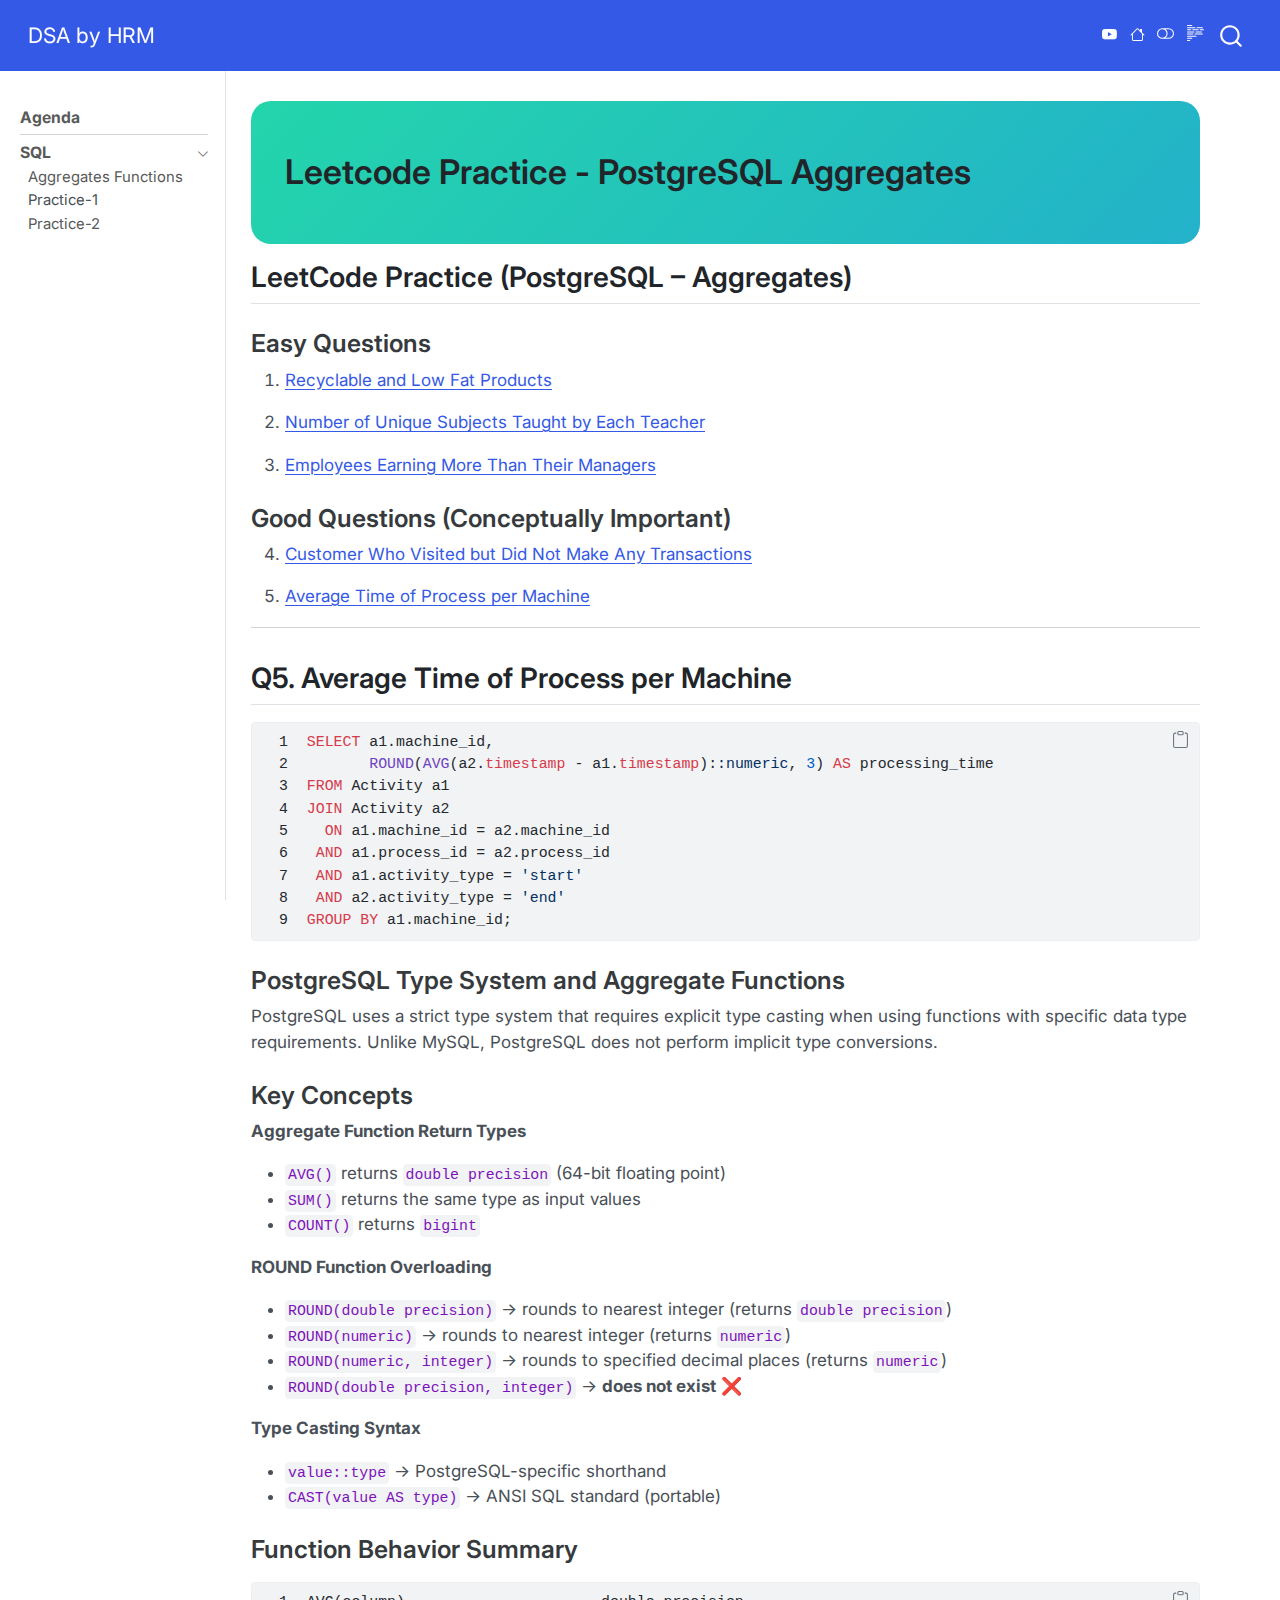
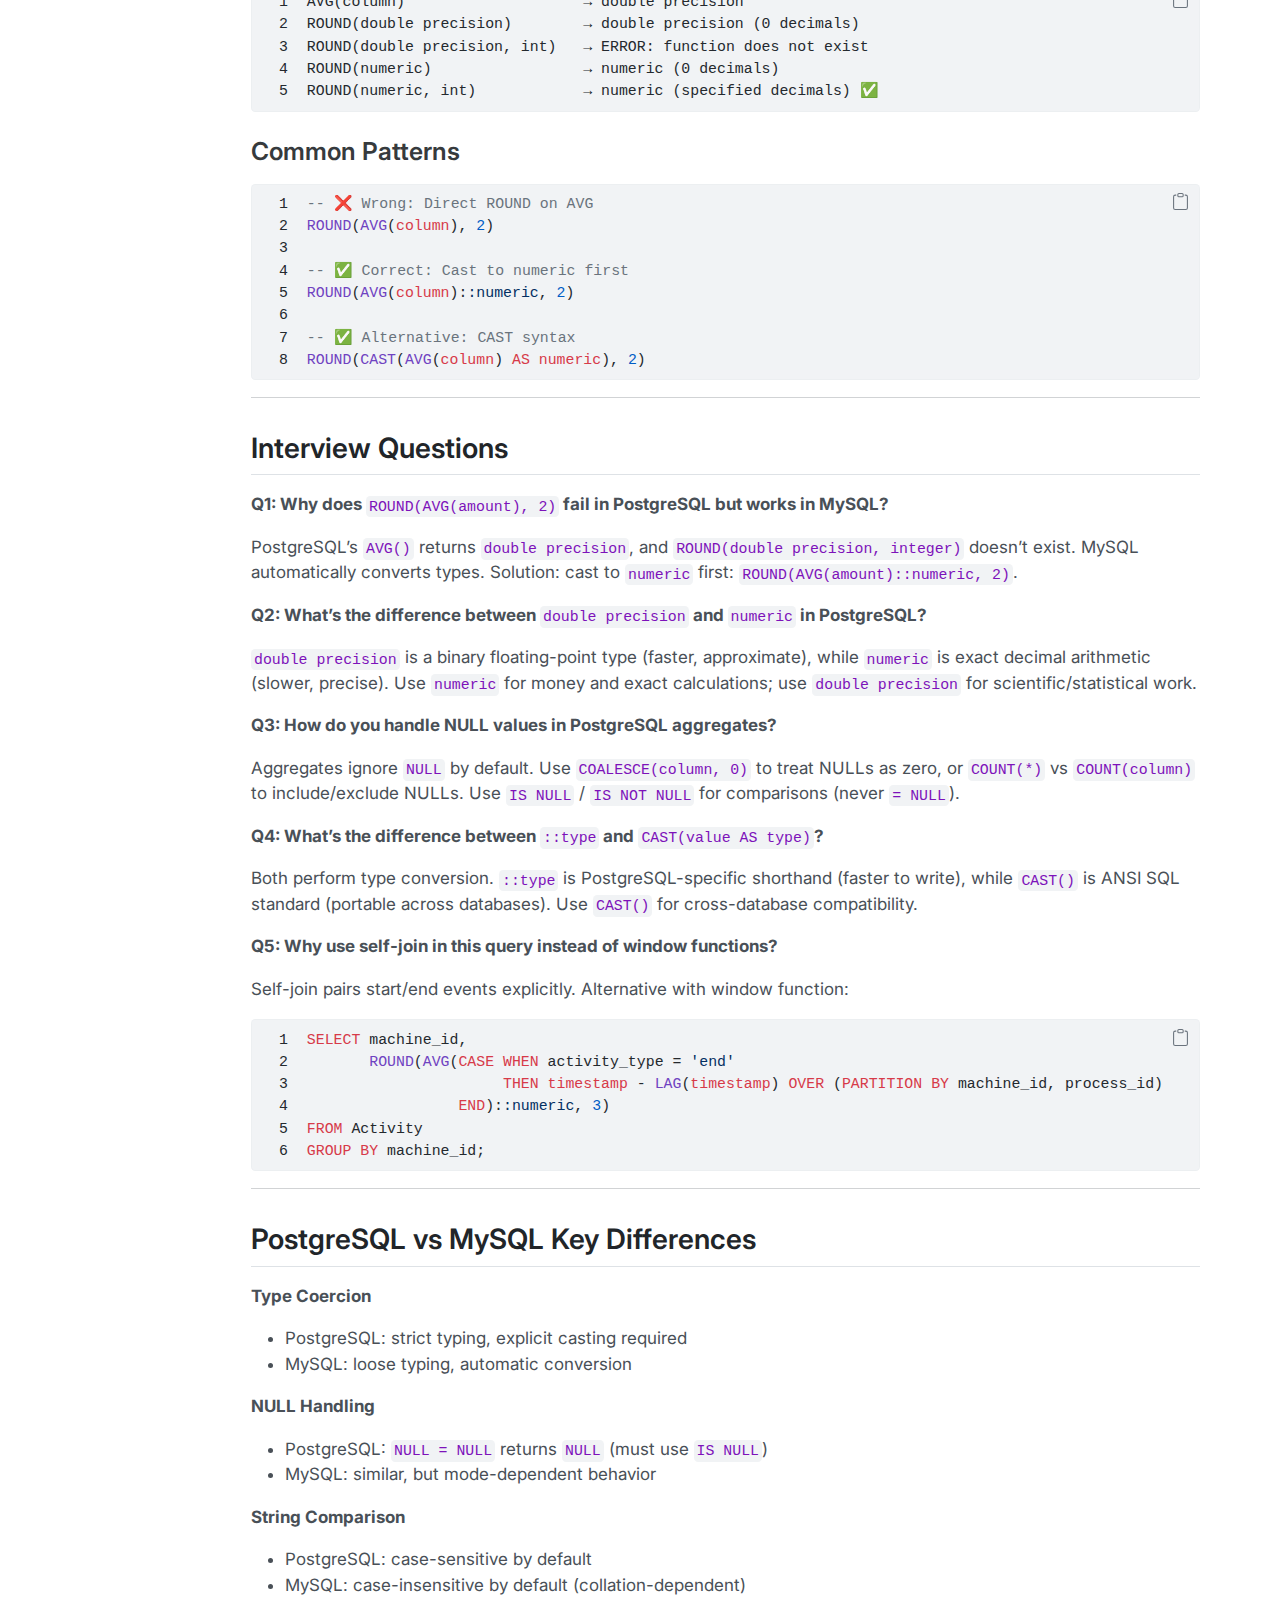
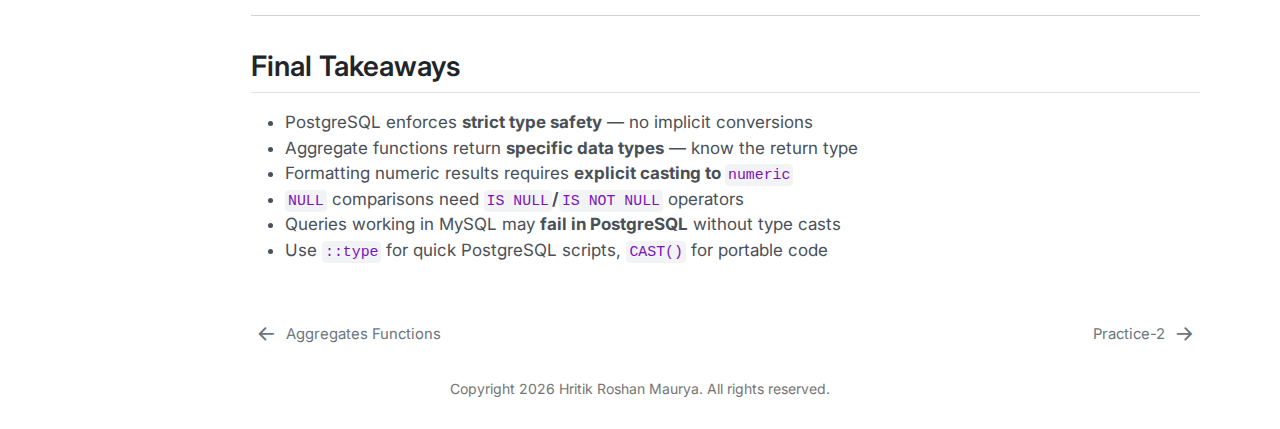
<file: qmd/SQL/2_AggreatesFunctionsP1.html>
<!DOCTYPE html>
<html xmlns="http://www.w3.org/1999/xhtml" lang="en" xml:lang="en"><head>

<meta charset="utf-8">
<meta name="generator" content="quarto-1.8.26">

<meta name="viewport" content="width=device-width, initial-scale=1.0, user-scalable=yes">


<title>Leetcode Practice - PostgreSQL Aggregates – DSA by HRM</title>
<style>
code{white-space: pre-wrap;}
span.smallcaps{font-variant: small-caps;}
div.columns{display: flex; gap: min(4vw, 1.5em);}
div.column{flex: auto; overflow-x: auto;}
div.hanging-indent{margin-left: 1.5em; text-indent: -1.5em;}
ul.task-list{list-style: none;}
ul.task-list li input[type="checkbox"] {
  width: 0.8em;
  margin: 0 0.8em 0.2em -1em; /* quarto-specific, see https://github.com/quarto-dev/quarto-cli/issues/4556 */ 
  vertical-align: middle;
}
/* CSS for syntax highlighting */
html { -webkit-text-size-adjust: 100%; }
pre > code.sourceCode { white-space: pre; position: relative; }
pre > code.sourceCode > span { display: inline-block; line-height: 1.25; }
pre > code.sourceCode > span:empty { height: 1.2em; }
.sourceCode { overflow: visible; }
code.sourceCode > span { color: inherit; text-decoration: inherit; }
div.sourceCode { margin: 1em 0; }
pre.sourceCode { margin: 0; }
@media screen {
div.sourceCode { overflow: auto; }
}
@media print {
pre > code.sourceCode { white-space: pre-wrap; }
pre > code.sourceCode > span { text-indent: -5em; padding-left: 5em; }
}
pre.numberSource code
  { counter-reset: source-line 0; }
pre.numberSource code > span
  { position: relative; left: -4em; counter-increment: source-line; }
pre.numberSource code > span > a:first-child::before
  { content: counter(source-line);
    position: relative; left: -1em; text-align: right; vertical-align: baseline;
    border: none; display: inline-block;
    -webkit-touch-callout: none; -webkit-user-select: none;
    -khtml-user-select: none; -moz-user-select: none;
    -ms-user-select: none; user-select: none;
    padding: 0 4px; width: 4em;
  }
pre.numberSource { margin-left: 3em;  padding-left: 4px; }
div.sourceCode
  {   }
@media screen {
pre > code.sourceCode > span > a:first-child::before { text-decoration: underline; }
}
</style>


<script src="../../site_libs/quarto-nav/quarto-nav.js"></script>
<script src="../../site_libs/quarto-nav/headroom.min.js"></script>
<script src="../../site_libs/clipboard/clipboard.min.js"></script>
<script src="../../site_libs/quarto-search/autocomplete.umd.js"></script>
<script src="../../site_libs/quarto-search/fuse.min.js"></script>
<script src="../../site_libs/quarto-search/quarto-search.js"></script>
<meta name="quarto:offset" content="../../">
<link href="../../qmd/SQL/3_P2.html" rel="next">
<link href="../../qmd/SQL/1_AggregatesFunctions.html" rel="prev">
<script src="../../site_libs/quarto-html/quarto.js" type="module"></script>
<script src="../../site_libs/quarto-html/tabsets/tabsets.js" type="module"></script>
<script src="../../site_libs/quarto-html/axe/axe-check.js" type="module"></script>
<script src="../../site_libs/quarto-html/popper.min.js"></script>
<script src="../../site_libs/quarto-html/tippy.umd.min.js"></script>
<script src="../../site_libs/quarto-html/anchor.min.js"></script>
<link href="../../site_libs/quarto-html/tippy.css" rel="stylesheet">
<link href="../../site_libs/quarto-html/quarto-syntax-highlighting-597958c53c93a607afca12fd375c57ed.css" rel="stylesheet" class="quarto-color-scheme" id="quarto-text-highlighting-styles">
<link href="../../site_libs/quarto-html/quarto-syntax-highlighting-dark-7ac2f9da8c2617a4fdd15004b4601015.css" rel="stylesheet" class="quarto-color-scheme quarto-color-alternate" id="quarto-text-highlighting-styles">
<link href="../../site_libs/quarto-html/quarto-syntax-highlighting-597958c53c93a607afca12fd375c57ed.css" rel="stylesheet" class="quarto-color-scheme-extra" id="quarto-text-highlighting-styles">
<script src="../../site_libs/bootstrap/bootstrap.min.js"></script>
<link href="../../site_libs/bootstrap/bootstrap-icons.css" rel="stylesheet">
<link href="../../site_libs/bootstrap/bootstrap-c2cb7e0b3076a20157071e492cb50f0b.min.css" rel="stylesheet" append-hash="true" class="quarto-color-scheme" id="quarto-bootstrap" data-mode="light">
<link href="../../site_libs/bootstrap/bootstrap-dark-0c5b58de5cf64f3542caacbc690827f7.min.css" rel="stylesheet" append-hash="true" class="quarto-color-scheme quarto-color-alternate" id="quarto-bootstrap" data-mode="light">
<link href="../../site_libs/bootstrap/bootstrap-c2cb7e0b3076a20157071e492cb50f0b.min.css" rel="stylesheet" append-hash="true" class="quarto-color-scheme-extra" id="quarto-bootstrap" data-mode="light">
<script id="quarto-search-options" type="application/json">{
  "location": "navbar",
  "copy-button": false,
  "collapse-after": 3,
  "panel-placement": "end",
  "type": "overlay",
  "limit": 50,
  "keyboard-shortcut": [
    "f",
    "/",
    "s"
  ],
  "show-item-context": false,
  "language": {
    "search-no-results-text": "No results",
    "search-matching-documents-text": "matching documents",
    "search-copy-link-title": "Copy link to search",
    "search-hide-matches-text": "Hide additional matches",
    "search-more-match-text": "more match in this document",
    "search-more-matches-text": "more matches in this document",
    "search-clear-button-title": "Clear",
    "search-text-placeholder": "",
    "search-detached-cancel-button-title": "Cancel",
    "search-submit-button-title": "Submit",
    "search-label": "Search"
  }
}</script>
<style>html{ scroll-behavior: smooth; }</style>


<link rel="stylesheet" href="../../styles.css">
</head>

<body class="nav-sidebar docked nav-fixed fullcontent quarto-light"><script id="quarto-html-before-body" type="application/javascript">
    const toggleBodyColorMode = (bsSheetEl) => {
      const mode = bsSheetEl.getAttribute("data-mode");
      const bodyEl = window.document.querySelector("body");
      if (mode === "dark") {
        bodyEl.classList.add("quarto-dark");
        bodyEl.classList.remove("quarto-light");
      } else {
        bodyEl.classList.add("quarto-light");
        bodyEl.classList.remove("quarto-dark");
      }
    }
    const toggleBodyColorPrimary = () => {
      const bsSheetEl = window.document.querySelector("link#quarto-bootstrap:not([rel=disabled-stylesheet])");
      if (bsSheetEl) {
        toggleBodyColorMode(bsSheetEl);
      }
    }
    const setColorSchemeToggle = (alternate) => {
      const toggles = window.document.querySelectorAll('.quarto-color-scheme-toggle');
      for (let i=0; i < toggles.length; i++) {
        const toggle = toggles[i];
        if (toggle) {
          if (alternate) {
            toggle.classList.add("alternate");
          } else {
            toggle.classList.remove("alternate");
          }
        }
      }
    };
    const toggleColorMode = (alternate) => {
      // Switch the stylesheets
      const primaryStylesheets = window.document.querySelectorAll('link.quarto-color-scheme:not(.quarto-color-alternate)');
      const alternateStylesheets = window.document.querySelectorAll('link.quarto-color-scheme.quarto-color-alternate');
      manageTransitions('#quarto-margin-sidebar .nav-link', false);
      if (alternate) {
        // note: dark is layered on light, we don't disable primary!
        enableStylesheet(alternateStylesheets);
        for (const sheetNode of alternateStylesheets) {
          if (sheetNode.id === "quarto-bootstrap") {
            toggleBodyColorMode(sheetNode);
          }
        }
      } else {
        disableStylesheet(alternateStylesheets);
        enableStylesheet(primaryStylesheets)
        toggleBodyColorPrimary();
      }
      manageTransitions('#quarto-margin-sidebar .nav-link', true);
      // Switch the toggles
      setColorSchemeToggle(alternate)
      // Hack to workaround the fact that safari doesn't
      // properly recolor the scrollbar when toggling (#1455)
      if (navigator.userAgent.indexOf('Safari') > 0 && navigator.userAgent.indexOf('Chrome') == -1) {
        manageTransitions("body", false);
        window.scrollTo(0, 1);
        setTimeout(() => {
          window.scrollTo(0, 0);
          manageTransitions("body", true);
        }, 40);
      }
    }
    const disableStylesheet = (stylesheets) => {
      for (let i=0; i < stylesheets.length; i++) {
        const stylesheet = stylesheets[i];
        stylesheet.rel = 'disabled-stylesheet';
      }
    }
    const enableStylesheet = (stylesheets) => {
      for (let i=0; i < stylesheets.length; i++) {
        const stylesheet = stylesheets[i];
        if(stylesheet.rel !== 'stylesheet') { // for Chrome, which will still FOUC without this check
          stylesheet.rel = 'stylesheet';
        }
      }
    }
    const manageTransitions = (selector, allowTransitions) => {
      const els = window.document.querySelectorAll(selector);
      for (let i=0; i < els.length; i++) {
        const el = els[i];
        if (allowTransitions) {
          el.classList.remove('notransition');
        } else {
          el.classList.add('notransition');
        }
      }
    }
    const isFileUrl = () => {
      return window.location.protocol === 'file:';
    }
    const hasAlternateSentinel = () => {
      let styleSentinel = getColorSchemeSentinel();
      if (styleSentinel !== null) {
        return styleSentinel === "alternate";
      } else {
        return false;
      }
    }
    const setStyleSentinel = (alternate) => {
      const value = alternate ? "alternate" : "default";
      if (!isFileUrl()) {
        window.localStorage.setItem("quarto-color-scheme", value);
      } else {
        localAlternateSentinel = value;
      }
    }
    const getColorSchemeSentinel = () => {
      if (!isFileUrl()) {
        const storageValue = window.localStorage.getItem("quarto-color-scheme");
        return storageValue != null ? storageValue : localAlternateSentinel;
      } else {
        return localAlternateSentinel;
      }
    }
    const toggleGiscusIfUsed = (isAlternate, darkModeDefault) => {
      const baseTheme = document.querySelector('#giscus-base-theme')?.value ?? 'light';
      const alternateTheme = document.querySelector('#giscus-alt-theme')?.value ?? 'dark';
      let newTheme = '';
      if(authorPrefersDark) {
        newTheme = isAlternate ? baseTheme : alternateTheme;
      } else {
        newTheme = isAlternate ? alternateTheme : baseTheme;
      }
      const changeGiscusTheme = () => {
        // From: https://github.com/giscus/giscus/issues/336
        const sendMessage = (message) => {
          const iframe = document.querySelector('iframe.giscus-frame');
          if (!iframe) return;
          iframe.contentWindow.postMessage({ giscus: message }, 'https://giscus.app');
        }
        sendMessage({
          setConfig: {
            theme: newTheme
          }
        });
      }
      const isGiscussLoaded = window.document.querySelector('iframe.giscus-frame') !== null;
      if (isGiscussLoaded) {
        changeGiscusTheme();
      }
    };
    const authorPrefersDark = false;
    const darkModeDefault = authorPrefersDark;
      document.querySelector('link#quarto-text-highlighting-styles.quarto-color-scheme-extra').rel = 'disabled-stylesheet';
      document.querySelector('link#quarto-bootstrap.quarto-color-scheme-extra').rel = 'disabled-stylesheet';
    let localAlternateSentinel = darkModeDefault ? 'alternate' : 'default';
    // Dark / light mode switch
    window.quartoToggleColorScheme = () => {
      // Read the current dark / light value
      let toAlternate = !hasAlternateSentinel();
      toggleColorMode(toAlternate);
      setStyleSentinel(toAlternate);
      toggleGiscusIfUsed(toAlternate, darkModeDefault);
      window.dispatchEvent(new Event('resize'));
    };
    // Switch to dark mode if need be
    if (hasAlternateSentinel()) {
      toggleColorMode(true);
    } else {
      toggleColorMode(false);
    }
  </script>

<div id="quarto-search-results"></div>
  <header id="quarto-header" class="headroom fixed-top">
    <nav class="navbar navbar-expand-lg " data-bs-theme="dark">
      <div class="navbar-container container-fluid">
      <div class="navbar-brand-container mx-auto">
    <a class="navbar-brand" href="../../index.html">
    <span class="navbar-title">DSA by HRM</span>
    </a>
  </div>
        <div class="quarto-navbar-tools tools-wide tools-end">
    <a href="https://www.youtube.com/@deepinside333hrm" title="" class="quarto-navigation-tool px-1" aria-label="" target="_blank"><i class="bi bi-youtube"></i></a>
    <a href="https://hrmiitm.github.io" title="" class="quarto-navigation-tool px-1" aria-label="" target="_blank"><i class="bi bi-house"></i></a>
  <a href="" class="quarto-color-scheme-toggle quarto-navigation-tool  px-1" onclick="window.quartoToggleColorScheme(); return false;" title="Toggle dark mode"><i class="bi"></i></a>
  <a href="" class="quarto-reader-toggle quarto-navigation-tool px-1" onclick="window.quartoToggleReader(); return false;" title="Toggle reader mode">
  <div class="quarto-reader-toggle-btn">
  <i class="bi"></i>
  </div>
</a>
</div>
          <div id="quarto-search" class="" title="Search"></div>
      </div> <!-- /container-fluid -->
    </nav>
  <nav class="quarto-secondary-nav">
    <div class="container-fluid d-flex">
      <button type="button" class="quarto-btn-toggle btn" data-bs-toggle="collapse" role="button" data-bs-target=".quarto-sidebar-collapse-item" aria-controls="quarto-sidebar" aria-expanded="false" aria-label="Toggle sidebar navigation" onclick="if (window.quartoToggleHeadroom) { window.quartoToggleHeadroom(); }">
        <i class="bi bi-layout-text-sidebar-reverse"></i>
      </button>
        <a class="flex-grow-1 no-decor" role="navigation" data-bs-toggle="collapse" data-bs-target=".quarto-sidebar-collapse-item" aria-controls="quarto-sidebar" aria-expanded="false" aria-label="Toggle sidebar navigation" onclick="if (window.quartoToggleHeadroom) { window.quartoToggleHeadroom(); }">      
          <h1 class="quarto-secondary-nav-title">Leetcode Practice - PostgreSQL Aggregates</h1>
        </a>     
    </div>
  </nav>
</header>
<!-- content -->
<div id="quarto-content" class="quarto-container page-columns page-rows-contents page-layout-article page-navbar">
<!-- sidebar -->
  <nav id="quarto-sidebar" class="sidebar collapse collapse-horizontal quarto-sidebar-collapse-item sidebar-navigation docked overflow-auto">
    <div class="sidebar-menu-container"> 
    <ul class="list-unstyled mt-1">
        <li class="sidebar-item">
  <div class="sidebar-item-container"> 
  <a href="../../index.html" class="sidebar-item-text sidebar-link">
 <span class="menu-text"><strong>Agenda</strong></span></a>
  </div>
</li>
        <li class="px-0"><hr class="sidebar-divider hi "></li>
        <li class="sidebar-item sidebar-item-section">
      <div class="sidebar-item-container"> 
            <a class="sidebar-item-text sidebar-link text-start" data-bs-toggle="collapse" data-bs-target="#quarto-sidebar-section-1" role="navigation" aria-expanded="true">
 <span class="menu-text"><strong>SQL</strong></span></a>
          <a class="sidebar-item-toggle text-start" data-bs-toggle="collapse" data-bs-target="#quarto-sidebar-section-1" role="navigation" aria-expanded="true" aria-label="Toggle section">
            <i class="bi bi-chevron-right ms-2"></i>
          </a> 
      </div>
      <ul id="quarto-sidebar-section-1" class="collapse list-unstyled sidebar-section depth1 show">  
          <li class="sidebar-item">
  <div class="sidebar-item-container"> 
  <a href="../../qmd/SQL/1_AggregatesFunctions.html" class="sidebar-item-text sidebar-link">
 <span class="menu-text">Aggregates Functions</span></a>
  </div>
</li>
          <li class="sidebar-item">
  <div class="sidebar-item-container"> 
  <a href="../../qmd/SQL/2_AggreatesFunctionsP1.html" class="sidebar-item-text sidebar-link active">
 <span class="menu-text">Practice-1</span></a>
  </div>
</li>
          <li class="sidebar-item">
  <div class="sidebar-item-container"> 
  <a href="../../qmd/SQL/3_P2.html" class="sidebar-item-text sidebar-link">
 <span class="menu-text">Practice-2</span></a>
  </div>
</li>
      </ul>
  </li>
    </ul>
    </div>
</nav>
<div id="quarto-sidebar-glass" class="quarto-sidebar-collapse-item" data-bs-toggle="collapse" data-bs-target=".quarto-sidebar-collapse-item"></div>
<!-- margin-sidebar -->
    
<!-- main -->
<main class="content" id="quarto-document-content">


<header id="title-block-header" class="quarto-title-block default">
<div class="quarto-title">
<h1 class="title d-none d-lg-block">Leetcode Practice - PostgreSQL Aggregates</h1>
</div>



<div class="quarto-title-meta">

    
  
    
  </div>
  


</header>


<section id="leetcode-practice-postgresql-aggregates" class="level2">
<h2 class="anchored" data-anchor-id="leetcode-practice-postgresql-aggregates">LeetCode Practice (PostgreSQL – Aggregates)</h2>
<section id="easy-questions" class="level3">
<h3 class="anchored" data-anchor-id="easy-questions">Easy Questions</h3>
<ol type="1">
<li><p><a href="https://leetcode.com/problems/recyclable-and-low-fat-products/" target="_blank">Recyclable and Low Fat Products</a></p></li>
<li><p><a href="https://leetcode.com/problems/number-of-unique-subjects-taught-by-each-teacher/" target="_blank">Number of Unique Subjects Taught by Each Teacher</a></p></li>
<li><p><a href="https://leetcode.com/problems/employees-earning-more-than-their-managers/" target="_blank">Employees Earning More Than Their Managers</a></p></li>
</ol>
</section>
<section id="good-questions-conceptually-important" class="level3">
<h3 class="anchored" data-anchor-id="good-questions-conceptually-important">Good Questions (Conceptually Important)</h3>
<ol start="4" type="1">
<li><p><a href="https://leetcode.com/problems/customer-who-visited-but-did-not-make-any-transactions/" target="_blank">Customer Who Visited but Did Not Make Any Transactions</a></p></li>
<li><p><a href="https://leetcode.com/problems/average-time-of-process-per-machine/" target="_blank">Average Time of Process per Machine</a></p></li>
</ol>
<hr>
</section>
</section>
<section id="q5.-average-time-of-process-per-machine" class="level2">
<h2 class="anchored" data-anchor-id="q5.-average-time-of-process-per-machine">Q5. Average Time of Process per Machine</h2>
<div class="code-copy-outer-scaffold"><div class="sourceCode" id="cb1"><pre class="sourceCode numberSource sql number-lines code-with-copy"><code class="sourceCode sql"><span id="cb1-1"><a href="#cb1-1"></a><span class="kw">SELECT</span> a1.machine_id,</span>
<span id="cb1-2"><a href="#cb1-2"></a>       <span class="fu">ROUND</span>(<span class="fu">AVG</span>(a2.<span class="dt">timestamp</span> <span class="op">-</span> a1.<span class="dt">timestamp</span>):<span class="ch">:numeric</span>, <span class="dv">3</span>) <span class="kw">AS</span> processing_time</span>
<span id="cb1-3"><a href="#cb1-3"></a><span class="kw">FROM</span> Activity a1</span>
<span id="cb1-4"><a href="#cb1-4"></a><span class="kw">JOIN</span> Activity a2</span>
<span id="cb1-5"><a href="#cb1-5"></a>  <span class="kw">ON</span> a1.machine_id <span class="op">=</span> a2.machine_id</span>
<span id="cb1-6"><a href="#cb1-6"></a> <span class="kw">AND</span> a1.process_id <span class="op">=</span> a2.process_id</span>
<span id="cb1-7"><a href="#cb1-7"></a> <span class="kw">AND</span> a1.activity_type <span class="op">=</span> <span class="st">'start'</span></span>
<span id="cb1-8"><a href="#cb1-8"></a> <span class="kw">AND</span> a2.activity_type <span class="op">=</span> <span class="st">'end'</span></span>
<span id="cb1-9"><a href="#cb1-9"></a><span class="kw">GROUP</span> <span class="kw">BY</span> a1.machine_id;</span></code></pre></div><button title="Copy to Clipboard" class="code-copy-button"><i class="bi"></i></button></div>
<section id="postgresql-type-system-and-aggregate-functions" class="level3">
<h3 class="anchored" data-anchor-id="postgresql-type-system-and-aggregate-functions">PostgreSQL Type System and Aggregate Functions</h3>
<p>PostgreSQL uses a strict type system that requires explicit type casting when using functions with specific data type requirements. Unlike MySQL, PostgreSQL does not perform implicit type conversions.</p>
</section>
<section id="key-concepts" class="level3">
<h3 class="anchored" data-anchor-id="key-concepts">Key Concepts</h3>
<p><strong>Aggregate Function Return Types</strong></p>
<ul>
<li><code>AVG()</code> returns <code>double precision</code> (64-bit floating point)</li>
<li><code>SUM()</code> returns the same type as input values</li>
<li><code>COUNT()</code> returns <code>bigint</code></li>
</ul>
<p><strong>ROUND Function Overloading</strong></p>
<ul>
<li><code>ROUND(double precision)</code> → rounds to nearest integer (returns <code>double precision</code>)</li>
<li><code>ROUND(numeric)</code> → rounds to nearest integer (returns <code>numeric</code>)</li>
<li><code>ROUND(numeric, integer)</code> → rounds to specified decimal places (returns <code>numeric</code>)</li>
<li><code>ROUND(double precision, integer)</code> → <strong>does not exist</strong> ❌</li>
</ul>
<p><strong>Type Casting Syntax</strong></p>
<ul>
<li><code>value::type</code> → PostgreSQL-specific shorthand</li>
<li><code>CAST(value AS type)</code> → ANSI SQL standard (portable)</li>
</ul>
</section>
<section id="function-behavior-summary" class="level3">
<h3 class="anchored" data-anchor-id="function-behavior-summary">Function Behavior Summary</h3>
<div class="code-copy-outer-scaffold"><div class="sourceCode" id="cb2"><pre class="sourceCode numberSource default number-lines code-with-copy"><code class="sourceCode default"><span id="cb2-1"><a href="#cb2-1"></a>AVG(column)                    → double precision</span>
<span id="cb2-2"><a href="#cb2-2"></a>ROUND(double precision)        → double precision (0 decimals)</span>
<span id="cb2-3"><a href="#cb2-3"></a>ROUND(double precision, int)   → ERROR: function does not exist</span>
<span id="cb2-4"><a href="#cb2-4"></a>ROUND(numeric)                 → numeric (0 decimals)</span>
<span id="cb2-5"><a href="#cb2-5"></a>ROUND(numeric, int)            → numeric (specified decimals) ✅</span></code></pre></div><button title="Copy to Clipboard" class="code-copy-button"><i class="bi"></i></button></div>
</section>
<section id="common-patterns" class="level3">
<h3 class="anchored" data-anchor-id="common-patterns">Common Patterns</h3>
<div class="code-copy-outer-scaffold"><div class="sourceCode" id="cb3"><pre class="sourceCode numberSource sql number-lines code-with-copy"><code class="sourceCode sql"><span id="cb3-1"><a href="#cb3-1"></a><span class="co">-- ❌ Wrong: Direct ROUND on AVG</span></span>
<span id="cb3-2"><a href="#cb3-2"></a><span class="fu">ROUND</span>(<span class="fu">AVG</span>(<span class="kw">column</span>), <span class="dv">2</span>)</span>
<span id="cb3-3"><a href="#cb3-3"></a></span>
<span id="cb3-4"><a href="#cb3-4"></a><span class="co">-- ✅ Correct: Cast to numeric first</span></span>
<span id="cb3-5"><a href="#cb3-5"></a><span class="fu">ROUND</span>(<span class="fu">AVG</span>(<span class="kw">column</span>):<span class="ch">:numeric</span>, <span class="dv">2</span>)</span>
<span id="cb3-6"><a href="#cb3-6"></a></span>
<span id="cb3-7"><a href="#cb3-7"></a><span class="co">-- ✅ Alternative: CAST syntax</span></span>
<span id="cb3-8"><a href="#cb3-8"></a><span class="fu">ROUND</span>(<span class="fu">CAST</span>(<span class="fu">AVG</span>(<span class="kw">column</span>) <span class="kw">AS</span> <span class="dt">numeric</span>), <span class="dv">2</span>)</span></code></pre></div><button title="Copy to Clipboard" class="code-copy-button"><i class="bi"></i></button></div>
<hr>
</section>
</section>
<section id="interview-questions" class="level2">
<h2 class="anchored" data-anchor-id="interview-questions">Interview Questions</h2>
<p><strong>Q1: Why does <code>ROUND(AVG(amount), 2)</code> fail in PostgreSQL but works in MySQL?</strong></p>
<p>PostgreSQL’s <code>AVG()</code> returns <code>double precision</code>, and <code>ROUND(double precision, integer)</code> doesn’t exist. MySQL automatically converts types. Solution: cast to <code>numeric</code> first: <code>ROUND(AVG(amount)::numeric, 2)</code>.</p>
<p><strong>Q2: What’s the difference between <code>double precision</code> and <code>numeric</code> in PostgreSQL?</strong></p>
<p><code>double precision</code> is a binary floating-point type (faster, approximate), while <code>numeric</code> is exact decimal arithmetic (slower, precise). Use <code>numeric</code> for money and exact calculations; use <code>double precision</code> for scientific/statistical work.</p>
<p><strong>Q3: How do you handle NULL values in PostgreSQL aggregates?</strong></p>
<p>Aggregates ignore <code>NULL</code> by default. Use <code>COALESCE(column, 0)</code> to treat NULLs as zero, or <code>COUNT(*)</code> vs <code>COUNT(column)</code> to include/exclude NULLs. Use <code>IS NULL</code> / <code>IS NOT NULL</code> for comparisons (never <code>= NULL</code>).</p>
<p><strong>Q4: What’s the difference between <code>::type</code> and <code>CAST(value AS type)</code>?</strong></p>
<p>Both perform type conversion. <code>::type</code> is PostgreSQL-specific shorthand (faster to write), while <code>CAST()</code> is ANSI SQL standard (portable across databases). Use <code>CAST()</code> for cross-database compatibility.</p>
<p><strong>Q5: Why use self-join in this query instead of window functions?</strong></p>
<p>Self-join pairs start/end events explicitly. Alternative with window function:</p>
<div class="code-copy-outer-scaffold"><div class="sourceCode" id="cb4"><pre class="sourceCode numberSource sql number-lines code-with-copy"><code class="sourceCode sql"><span id="cb4-1"><a href="#cb4-1"></a><span class="kw">SELECT</span> machine_id,</span>
<span id="cb4-2"><a href="#cb4-2"></a>       <span class="fu">ROUND</span>(<span class="fu">AVG</span>(<span class="cf">CASE</span> <span class="cf">WHEN</span> activity_type <span class="op">=</span> <span class="st">'end'</span> </span>
<span id="cb4-3"><a href="#cb4-3"></a>                      <span class="cf">THEN</span> <span class="dt">timestamp</span> <span class="op">-</span> <span class="fu">LAG</span>(<span class="dt">timestamp</span>) <span class="kw">OVER</span> (<span class="kw">PARTITION</span> <span class="kw">BY</span> machine_id, process_id)</span>
<span id="cb4-4"><a href="#cb4-4"></a>                 <span class="cf">END</span>):<span class="ch">:numeric</span>, <span class="dv">3</span>)</span>
<span id="cb4-5"><a href="#cb4-5"></a><span class="kw">FROM</span> Activity</span>
<span id="cb4-6"><a href="#cb4-6"></a><span class="kw">GROUP</span> <span class="kw">BY</span> machine_id;</span></code></pre></div><button title="Copy to Clipboard" class="code-copy-button"><i class="bi"></i></button></div>
<hr>
</section>
<section id="postgresql-vs-mysql-key-differences" class="level2">
<h2 class="anchored" data-anchor-id="postgresql-vs-mysql-key-differences">PostgreSQL vs MySQL Key Differences</h2>
<p><strong>Type Coercion</strong></p>
<ul>
<li>PostgreSQL: strict typing, explicit casting required</li>
<li>MySQL: loose typing, automatic conversion</li>
</ul>
<p><strong>NULL Handling</strong></p>
<ul>
<li>PostgreSQL: <code>NULL = NULL</code> returns <code>NULL</code> (must use <code>IS NULL</code>)</li>
<li>MySQL: similar, but mode-dependent behavior</li>
</ul>
<p><strong>String Comparison</strong></p>
<ul>
<li>PostgreSQL: case-sensitive by default</li>
<li>MySQL: case-insensitive by default (collation-dependent)</li>
</ul>
<hr>
</section>
<section id="final-takeaways" class="level2">
<h2 class="anchored" data-anchor-id="final-takeaways">Final Takeaways</h2>
<ul>
<li>PostgreSQL enforces <strong>strict type safety</strong> — no implicit conversions</li>
<li>Aggregate functions return <strong>specific data types</strong> — know the return type</li>
<li>Formatting numeric results requires <strong>explicit casting to <code>numeric</code></strong></li>
<li><code>NULL</code> comparisons need <strong><code>IS NULL</code>/<code>IS NOT NULL</code></strong> operators</li>
<li>Queries working in MySQL may <strong>fail in PostgreSQL</strong> without type casts</li>
<li>Use <code>::type</code> for quick PostgreSQL scripts, <code>CAST()</code> for portable code</li>
</ul>


</section>

</main> <!-- /main -->
<script id="quarto-html-after-body" type="application/javascript">
  window.document.addEventListener("DOMContentLoaded", function (event) {
    // Ensure there is a toggle, if there isn't float one in the top right
    if (window.document.querySelector('.quarto-color-scheme-toggle') === null) {
      const a = window.document.createElement('a');
      a.classList.add('top-right');
      a.classList.add('quarto-color-scheme-toggle');
      a.href = "";
      a.onclick = function() { try { window.quartoToggleColorScheme(); } catch {} return false; };
      const i = window.document.createElement("i");
      i.classList.add('bi');
      a.appendChild(i);
      window.document.body.appendChild(a);
    }
    setColorSchemeToggle(hasAlternateSentinel())
    const icon = "";
    const anchorJS = new window.AnchorJS();
    anchorJS.options = {
      placement: 'right',
      icon: icon
    };
    anchorJS.add('.anchored');
    const isCodeAnnotation = (el) => {
      for (const clz of el.classList) {
        if (clz.startsWith('code-annotation-')) {                     
          return true;
        }
      }
      return false;
    }
    const onCopySuccess = function(e) {
      // button target
      const button = e.trigger;
      // don't keep focus
      button.blur();
      // flash "checked"
      button.classList.add('code-copy-button-checked');
      var currentTitle = button.getAttribute("title");
      button.setAttribute("title", "Copied!");
      let tooltip;
      if (window.bootstrap) {
        button.setAttribute("data-bs-toggle", "tooltip");
        button.setAttribute("data-bs-placement", "left");
        button.setAttribute("data-bs-title", "Copied!");
        tooltip = new bootstrap.Tooltip(button, 
          { trigger: "manual", 
            customClass: "code-copy-button-tooltip",
            offset: [0, -8]});
        tooltip.show();    
      }
      setTimeout(function() {
        if (tooltip) {
          tooltip.hide();
          button.removeAttribute("data-bs-title");
          button.removeAttribute("data-bs-toggle");
          button.removeAttribute("data-bs-placement");
        }
        button.setAttribute("title", currentTitle);
        button.classList.remove('code-copy-button-checked');
      }, 1000);
      // clear code selection
      e.clearSelection();
    }
    const getTextToCopy = function(trigger) {
      const outerScaffold = trigger.parentElement.cloneNode(true);
      const codeEl = outerScaffold.querySelector('code');
      for (const childEl of codeEl.children) {
        if (isCodeAnnotation(childEl)) {
          childEl.remove();
        }
      }
      return codeEl.innerText;
    }
    const clipboard = new window.ClipboardJS('.code-copy-button:not([data-in-quarto-modal])', {
      text: getTextToCopy
    });
    clipboard.on('success', onCopySuccess);
    if (window.document.getElementById('quarto-embedded-source-code-modal')) {
      const clipboardModal = new window.ClipboardJS('.code-copy-button[data-in-quarto-modal]', {
        text: getTextToCopy,
        container: window.document.getElementById('quarto-embedded-source-code-modal')
      });
      clipboardModal.on('success', onCopySuccess);
    }
      var localhostRegex = new RegExp(/^(?:http|https):\/\/localhost\:?[0-9]*\//);
      var mailtoRegex = new RegExp(/^mailto:/);
        var filterRegex = new RegExp("https:\/\/hrmiitm\.github\.io\/dsa\/");
      var isInternal = (href) => {
          return filterRegex.test(href) || localhostRegex.test(href) || mailtoRegex.test(href);
      }
      // Inspect non-navigation links and adorn them if external
     var links = window.document.querySelectorAll('a[href]:not(.nav-link):not(.navbar-brand):not(.toc-action):not(.sidebar-link):not(.sidebar-item-toggle):not(.pagination-link):not(.no-external):not([aria-hidden]):not(.dropdown-item):not(.quarto-navigation-tool):not(.about-link)');
      for (var i=0; i<links.length; i++) {
        const link = links[i];
        if (!isInternal(link.href)) {
          // undo the damage that might have been done by quarto-nav.js in the case of
          // links that we want to consider external
          if (link.dataset.originalHref !== undefined) {
            link.href = link.dataset.originalHref;
          }
        }
      }
    function tippyHover(el, contentFn, onTriggerFn, onUntriggerFn) {
      const config = {
        allowHTML: true,
        maxWidth: 500,
        delay: 100,
        arrow: false,
        appendTo: function(el) {
            return el.parentElement;
        },
        interactive: true,
        interactiveBorder: 10,
        theme: 'quarto',
        placement: 'bottom-start',
      };
      if (contentFn) {
        config.content = contentFn;
      }
      if (onTriggerFn) {
        config.onTrigger = onTriggerFn;
      }
      if (onUntriggerFn) {
        config.onUntrigger = onUntriggerFn;
      }
      window.tippy(el, config); 
    }
    const noterefs = window.document.querySelectorAll('a[role="doc-noteref"]');
    for (var i=0; i<noterefs.length; i++) {
      const ref = noterefs[i];
      tippyHover(ref, function() {
        // use id or data attribute instead here
        let href = ref.getAttribute('data-footnote-href') || ref.getAttribute('href');
        try { href = new URL(href).hash; } catch {}
        const id = href.replace(/^#\/?/, "");
        const note = window.document.getElementById(id);
        if (note) {
          return note.innerHTML;
        } else {
          return "";
        }
      });
    }
    const xrefs = window.document.querySelectorAll('a.quarto-xref');
    const processXRef = (id, note) => {
      // Strip column container classes
      const stripColumnClz = (el) => {
        el.classList.remove("page-full", "page-columns");
        if (el.children) {
          for (const child of el.children) {
            stripColumnClz(child);
          }
        }
      }
      stripColumnClz(note)
      if (id === null || id.startsWith('sec-')) {
        // Special case sections, only their first couple elements
        const container = document.createElement("div");
        if (note.children && note.children.length > 2) {
          container.appendChild(note.children[0].cloneNode(true));
          for (let i = 1; i < note.children.length; i++) {
            const child = note.children[i];
            if (child.tagName === "P" && child.innerText === "") {
              continue;
            } else {
              container.appendChild(child.cloneNode(true));
              break;
            }
          }
          if (window.Quarto?.typesetMath) {
            window.Quarto.typesetMath(container);
          }
          return container.innerHTML
        } else {
          if (window.Quarto?.typesetMath) {
            window.Quarto.typesetMath(note);
          }
          return note.innerHTML;
        }
      } else {
        // Remove any anchor links if they are present
        const anchorLink = note.querySelector('a.anchorjs-link');
        if (anchorLink) {
          anchorLink.remove();
        }
        if (window.Quarto?.typesetMath) {
          window.Quarto.typesetMath(note);
        }
        if (note.classList.contains("callout")) {
          return note.outerHTML;
        } else {
          return note.innerHTML;
        }
      }
    }
    for (var i=0; i<xrefs.length; i++) {
      const xref = xrefs[i];
      tippyHover(xref, undefined, function(instance) {
        instance.disable();
        let url = xref.getAttribute('href');
        let hash = undefined; 
        if (url.startsWith('#')) {
          hash = url;
        } else {
          try { hash = new URL(url).hash; } catch {}
        }
        if (hash) {
          const id = hash.replace(/^#\/?/, "");
          const note = window.document.getElementById(id);
          if (note !== null) {
            try {
              const html = processXRef(id, note.cloneNode(true));
              instance.setContent(html);
            } finally {
              instance.enable();
              instance.show();
            }
          } else {
            // See if we can fetch this
            fetch(url.split('#')[0])
            .then(res => res.text())
            .then(html => {
              const parser = new DOMParser();
              const htmlDoc = parser.parseFromString(html, "text/html");
              const note = htmlDoc.getElementById(id);
              if (note !== null) {
                const html = processXRef(id, note);
                instance.setContent(html);
              } 
            }).finally(() => {
              instance.enable();
              instance.show();
            });
          }
        } else {
          // See if we can fetch a full url (with no hash to target)
          // This is a special case and we should probably do some content thinning / targeting
          fetch(url)
          .then(res => res.text())
          .then(html => {
            const parser = new DOMParser();
            const htmlDoc = parser.parseFromString(html, "text/html");
            const note = htmlDoc.querySelector('main.content');
            if (note !== null) {
              // This should only happen for chapter cross references
              // (since there is no id in the URL)
              // remove the first header
              if (note.children.length > 0 && note.children[0].tagName === "HEADER") {
                note.children[0].remove();
              }
              const html = processXRef(null, note);
              instance.setContent(html);
            } 
          }).finally(() => {
            instance.enable();
            instance.show();
          });
        }
      }, function(instance) {
      });
    }
        let selectedAnnoteEl;
        const selectorForAnnotation = ( cell, annotation) => {
          let cellAttr = 'data-code-cell="' + cell + '"';
          let lineAttr = 'data-code-annotation="' +  annotation + '"';
          const selector = 'span[' + cellAttr + '][' + lineAttr + ']';
          return selector;
        }
        const selectCodeLines = (annoteEl) => {
          const doc = window.document;
          const targetCell = annoteEl.getAttribute("data-target-cell");
          const targetAnnotation = annoteEl.getAttribute("data-target-annotation");
          const annoteSpan = window.document.querySelector(selectorForAnnotation(targetCell, targetAnnotation));
          const lines = annoteSpan.getAttribute("data-code-lines").split(",");
          const lineIds = lines.map((line) => {
            return targetCell + "-" + line;
          })
          let top = null;
          let height = null;
          let parent = null;
          if (lineIds.length > 0) {
              //compute the position of the single el (top and bottom and make a div)
              const el = window.document.getElementById(lineIds[0]);
              top = el.offsetTop;
              height = el.offsetHeight;
              parent = el.parentElement.parentElement;
            if (lineIds.length > 1) {
              const lastEl = window.document.getElementById(lineIds[lineIds.length - 1]);
              const bottom = lastEl.offsetTop + lastEl.offsetHeight;
              height = bottom - top;
            }
            if (top !== null && height !== null && parent !== null) {
              // cook up a div (if necessary) and position it 
              let div = window.document.getElementById("code-annotation-line-highlight");
              if (div === null) {
                div = window.document.createElement("div");
                div.setAttribute("id", "code-annotation-line-highlight");
                div.style.position = 'absolute';
                parent.appendChild(div);
              }
              div.style.top = top - 2 + "px";
              div.style.height = height + 4 + "px";
              div.style.left = 0;
              let gutterDiv = window.document.getElementById("code-annotation-line-highlight-gutter");
              if (gutterDiv === null) {
                gutterDiv = window.document.createElement("div");
                gutterDiv.setAttribute("id", "code-annotation-line-highlight-gutter");
                gutterDiv.style.position = 'absolute';
                const codeCell = window.document.getElementById(targetCell);
                const gutter = codeCell.querySelector('.code-annotation-gutter');
                gutter.appendChild(gutterDiv);
              }
              gutterDiv.style.top = top - 2 + "px";
              gutterDiv.style.height = height + 4 + "px";
            }
            selectedAnnoteEl = annoteEl;
          }
        };
        const unselectCodeLines = () => {
          const elementsIds = ["code-annotation-line-highlight", "code-annotation-line-highlight-gutter"];
          elementsIds.forEach((elId) => {
            const div = window.document.getElementById(elId);
            if (div) {
              div.remove();
            }
          });
          selectedAnnoteEl = undefined;
        };
          // Handle positioning of the toggle
      window.addEventListener(
        "resize",
        throttle(() => {
          elRect = undefined;
          if (selectedAnnoteEl) {
            selectCodeLines(selectedAnnoteEl);
          }
        }, 10)
      );
      function throttle(fn, ms) {
      let throttle = false;
      let timer;
        return (...args) => {
          if(!throttle) { // first call gets through
              fn.apply(this, args);
              throttle = true;
          } else { // all the others get throttled
              if(timer) clearTimeout(timer); // cancel #2
              timer = setTimeout(() => {
                fn.apply(this, args);
                timer = throttle = false;
              }, ms);
          }
        };
      }
        // Attach click handler to the DT
        const annoteDls = window.document.querySelectorAll('dt[data-target-cell]');
        for (const annoteDlNode of annoteDls) {
          annoteDlNode.addEventListener('click', (event) => {
            const clickedEl = event.target;
            if (clickedEl !== selectedAnnoteEl) {
              unselectCodeLines();
              const activeEl = window.document.querySelector('dt[data-target-cell].code-annotation-active');
              if (activeEl) {
                activeEl.classList.remove('code-annotation-active');
              }
              selectCodeLines(clickedEl);
              clickedEl.classList.add('code-annotation-active');
            } else {
              // Unselect the line
              unselectCodeLines();
              clickedEl.classList.remove('code-annotation-active');
            }
          });
        }
    const findCites = (el) => {
      const parentEl = el.parentElement;
      if (parentEl) {
        const cites = parentEl.dataset.cites;
        if (cites) {
          return {
            el,
            cites: cites.split(' ')
          };
        } else {
          return findCites(el.parentElement)
        }
      } else {
        return undefined;
      }
    };
    var bibliorefs = window.document.querySelectorAll('a[role="doc-biblioref"]');
    for (var i=0; i<bibliorefs.length; i++) {
      const ref = bibliorefs[i];
      const citeInfo = findCites(ref);
      if (citeInfo) {
        tippyHover(citeInfo.el, function() {
          var popup = window.document.createElement('div');
          citeInfo.cites.forEach(function(cite) {
            var citeDiv = window.document.createElement('div');
            citeDiv.classList.add('hanging-indent');
            citeDiv.classList.add('csl-entry');
            var biblioDiv = window.document.getElementById('ref-' + cite);
            if (biblioDiv) {
              citeDiv.innerHTML = biblioDiv.innerHTML;
            }
            popup.appendChild(citeDiv);
          });
          return popup.innerHTML;
        });
      }
    }
  });
  </script>
<nav class="page-navigation">
  <div class="nav-page nav-page-previous">
      <a href="../../qmd/SQL/1_AggregatesFunctions.html" class="pagination-link" aria-label="Aggregates Functions">
        <i class="bi bi-arrow-left-short"></i> <span class="nav-page-text">Aggregates Functions</span>
      </a>          
  </div>
  <div class="nav-page nav-page-next">
      <a href="../../qmd/SQL/3_P2.html" class="pagination-link" aria-label="Practice-2">
        <span class="nav-page-text">Practice-2</span> <i class="bi bi-arrow-right-short"></i>
      </a>
  </div>
</nav>
</div> <!-- /content -->
<footer class="footer">
  <div class="nav-footer">
    <div class="nav-footer-left">
      &nbsp;
    </div>   
    <div class="nav-footer-center">
<p>Copyright 2026 Hritik Roshan Maurya. All rights reserved.</p>
</div>
    <div class="nav-footer-right">
      &nbsp;
    </div>
  </div>
</footer>




<script src="../../site_libs/quarto-html/zenscroll-min.js"></script>
</body></html>
</file>
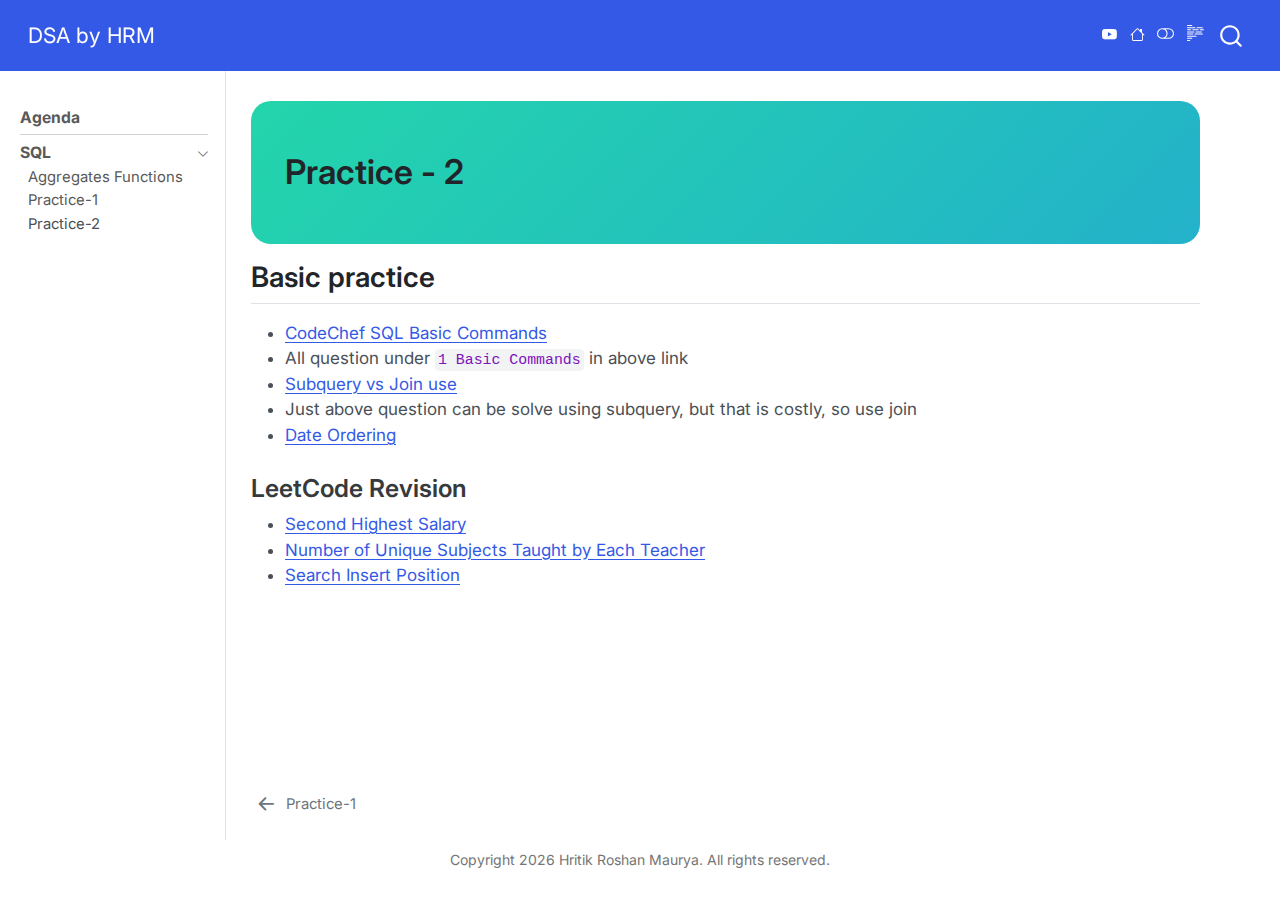
<file: qmd/SQL/3_P2.html>
<!DOCTYPE html>
<html xmlns="http://www.w3.org/1999/xhtml" lang="en" xml:lang="en"><head>

<meta charset="utf-8">
<meta name="generator" content="quarto-1.8.26">

<meta name="viewport" content="width=device-width, initial-scale=1.0, user-scalable=yes">


<title>Practice - 2 – DSA by HRM</title>
<style>
code{white-space: pre-wrap;}
span.smallcaps{font-variant: small-caps;}
div.columns{display: flex; gap: min(4vw, 1.5em);}
div.column{flex: auto; overflow-x: auto;}
div.hanging-indent{margin-left: 1.5em; text-indent: -1.5em;}
ul.task-list{list-style: none;}
ul.task-list li input[type="checkbox"] {
  width: 0.8em;
  margin: 0 0.8em 0.2em -1em; /* quarto-specific, see https://github.com/quarto-dev/quarto-cli/issues/4556 */ 
  vertical-align: middle;
}
</style>


<script src="../../site_libs/quarto-nav/quarto-nav.js"></script>
<script src="../../site_libs/quarto-nav/headroom.min.js"></script>
<script src="../../site_libs/clipboard/clipboard.min.js"></script>
<script src="../../site_libs/quarto-search/autocomplete.umd.js"></script>
<script src="../../site_libs/quarto-search/fuse.min.js"></script>
<script src="../../site_libs/quarto-search/quarto-search.js"></script>
<meta name="quarto:offset" content="../../">
<link href="../../qmd/SQL/2_AggreatesFunctionsP1.html" rel="prev">
<script src="../../site_libs/quarto-html/quarto.js" type="module"></script>
<script src="../../site_libs/quarto-html/tabsets/tabsets.js" type="module"></script>
<script src="../../site_libs/quarto-html/axe/axe-check.js" type="module"></script>
<script src="../../site_libs/quarto-html/popper.min.js"></script>
<script src="../../site_libs/quarto-html/tippy.umd.min.js"></script>
<script src="../../site_libs/quarto-html/anchor.min.js"></script>
<link href="../../site_libs/quarto-html/tippy.css" rel="stylesheet">
<link href="../../site_libs/quarto-html/quarto-syntax-highlighting-597958c53c93a607afca12fd375c57ed.css" rel="stylesheet" class="quarto-color-scheme" id="quarto-text-highlighting-styles">
<link href="../../site_libs/quarto-html/quarto-syntax-highlighting-dark-7ac2f9da8c2617a4fdd15004b4601015.css" rel="stylesheet" class="quarto-color-scheme quarto-color-alternate" id="quarto-text-highlighting-styles">
<link href="../../site_libs/quarto-html/quarto-syntax-highlighting-597958c53c93a607afca12fd375c57ed.css" rel="stylesheet" class="quarto-color-scheme-extra" id="quarto-text-highlighting-styles">
<script src="../../site_libs/bootstrap/bootstrap.min.js"></script>
<link href="../../site_libs/bootstrap/bootstrap-icons.css" rel="stylesheet">
<link href="../../site_libs/bootstrap/bootstrap-c2cb7e0b3076a20157071e492cb50f0b.min.css" rel="stylesheet" append-hash="true" class="quarto-color-scheme" id="quarto-bootstrap" data-mode="light">
<link href="../../site_libs/bootstrap/bootstrap-dark-0c5b58de5cf64f3542caacbc690827f7.min.css" rel="stylesheet" append-hash="true" class="quarto-color-scheme quarto-color-alternate" id="quarto-bootstrap" data-mode="light">
<link href="../../site_libs/bootstrap/bootstrap-c2cb7e0b3076a20157071e492cb50f0b.min.css" rel="stylesheet" append-hash="true" class="quarto-color-scheme-extra" id="quarto-bootstrap" data-mode="light">
<script id="quarto-search-options" type="application/json">{
  "location": "navbar",
  "copy-button": false,
  "collapse-after": 3,
  "panel-placement": "end",
  "type": "overlay",
  "limit": 50,
  "keyboard-shortcut": [
    "f",
    "/",
    "s"
  ],
  "show-item-context": false,
  "language": {
    "search-no-results-text": "No results",
    "search-matching-documents-text": "matching documents",
    "search-copy-link-title": "Copy link to search",
    "search-hide-matches-text": "Hide additional matches",
    "search-more-match-text": "more match in this document",
    "search-more-matches-text": "more matches in this document",
    "search-clear-button-title": "Clear",
    "search-text-placeholder": "",
    "search-detached-cancel-button-title": "Cancel",
    "search-submit-button-title": "Submit",
    "search-label": "Search"
  }
}</script>
<style>html{ scroll-behavior: smooth; }</style>


<link rel="stylesheet" href="../../styles.css">
</head>

<body class="nav-sidebar docked nav-fixed fullcontent quarto-light"><script id="quarto-html-before-body" type="application/javascript">
    const toggleBodyColorMode = (bsSheetEl) => {
      const mode = bsSheetEl.getAttribute("data-mode");
      const bodyEl = window.document.querySelector("body");
      if (mode === "dark") {
        bodyEl.classList.add("quarto-dark");
        bodyEl.classList.remove("quarto-light");
      } else {
        bodyEl.classList.add("quarto-light");
        bodyEl.classList.remove("quarto-dark");
      }
    }
    const toggleBodyColorPrimary = () => {
      const bsSheetEl = window.document.querySelector("link#quarto-bootstrap:not([rel=disabled-stylesheet])");
      if (bsSheetEl) {
        toggleBodyColorMode(bsSheetEl);
      }
    }
    const setColorSchemeToggle = (alternate) => {
      const toggles = window.document.querySelectorAll('.quarto-color-scheme-toggle');
      for (let i=0; i < toggles.length; i++) {
        const toggle = toggles[i];
        if (toggle) {
          if (alternate) {
            toggle.classList.add("alternate");
          } else {
            toggle.classList.remove("alternate");
          }
        }
      }
    };
    const toggleColorMode = (alternate) => {
      // Switch the stylesheets
      const primaryStylesheets = window.document.querySelectorAll('link.quarto-color-scheme:not(.quarto-color-alternate)');
      const alternateStylesheets = window.document.querySelectorAll('link.quarto-color-scheme.quarto-color-alternate');
      manageTransitions('#quarto-margin-sidebar .nav-link', false);
      if (alternate) {
        // note: dark is layered on light, we don't disable primary!
        enableStylesheet(alternateStylesheets);
        for (const sheetNode of alternateStylesheets) {
          if (sheetNode.id === "quarto-bootstrap") {
            toggleBodyColorMode(sheetNode);
          }
        }
      } else {
        disableStylesheet(alternateStylesheets);
        enableStylesheet(primaryStylesheets)
        toggleBodyColorPrimary();
      }
      manageTransitions('#quarto-margin-sidebar .nav-link', true);
      // Switch the toggles
      setColorSchemeToggle(alternate)
      // Hack to workaround the fact that safari doesn't
      // properly recolor the scrollbar when toggling (#1455)
      if (navigator.userAgent.indexOf('Safari') > 0 && navigator.userAgent.indexOf('Chrome') == -1) {
        manageTransitions("body", false);
        window.scrollTo(0, 1);
        setTimeout(() => {
          window.scrollTo(0, 0);
          manageTransitions("body", true);
        }, 40);
      }
    }
    const disableStylesheet = (stylesheets) => {
      for (let i=0; i < stylesheets.length; i++) {
        const stylesheet = stylesheets[i];
        stylesheet.rel = 'disabled-stylesheet';
      }
    }
    const enableStylesheet = (stylesheets) => {
      for (let i=0; i < stylesheets.length; i++) {
        const stylesheet = stylesheets[i];
        if(stylesheet.rel !== 'stylesheet') { // for Chrome, which will still FOUC without this check
          stylesheet.rel = 'stylesheet';
        }
      }
    }
    const manageTransitions = (selector, allowTransitions) => {
      const els = window.document.querySelectorAll(selector);
      for (let i=0; i < els.length; i++) {
        const el = els[i];
        if (allowTransitions) {
          el.classList.remove('notransition');
        } else {
          el.classList.add('notransition');
        }
      }
    }
    const isFileUrl = () => {
      return window.location.protocol === 'file:';
    }
    const hasAlternateSentinel = () => {
      let styleSentinel = getColorSchemeSentinel();
      if (styleSentinel !== null) {
        return styleSentinel === "alternate";
      } else {
        return false;
      }
    }
    const setStyleSentinel = (alternate) => {
      const value = alternate ? "alternate" : "default";
      if (!isFileUrl()) {
        window.localStorage.setItem("quarto-color-scheme", value);
      } else {
        localAlternateSentinel = value;
      }
    }
    const getColorSchemeSentinel = () => {
      if (!isFileUrl()) {
        const storageValue = window.localStorage.getItem("quarto-color-scheme");
        return storageValue != null ? storageValue : localAlternateSentinel;
      } else {
        return localAlternateSentinel;
      }
    }
    const toggleGiscusIfUsed = (isAlternate, darkModeDefault) => {
      const baseTheme = document.querySelector('#giscus-base-theme')?.value ?? 'light';
      const alternateTheme = document.querySelector('#giscus-alt-theme')?.value ?? 'dark';
      let newTheme = '';
      if(authorPrefersDark) {
        newTheme = isAlternate ? baseTheme : alternateTheme;
      } else {
        newTheme = isAlternate ? alternateTheme : baseTheme;
      }
      const changeGiscusTheme = () => {
        // From: https://github.com/giscus/giscus/issues/336
        const sendMessage = (message) => {
          const iframe = document.querySelector('iframe.giscus-frame');
          if (!iframe) return;
          iframe.contentWindow.postMessage({ giscus: message }, 'https://giscus.app');
        }
        sendMessage({
          setConfig: {
            theme: newTheme
          }
        });
      }
      const isGiscussLoaded = window.document.querySelector('iframe.giscus-frame') !== null;
      if (isGiscussLoaded) {
        changeGiscusTheme();
      }
    };
    const authorPrefersDark = false;
    const darkModeDefault = authorPrefersDark;
      document.querySelector('link#quarto-text-highlighting-styles.quarto-color-scheme-extra').rel = 'disabled-stylesheet';
      document.querySelector('link#quarto-bootstrap.quarto-color-scheme-extra').rel = 'disabled-stylesheet';
    let localAlternateSentinel = darkModeDefault ? 'alternate' : 'default';
    // Dark / light mode switch
    window.quartoToggleColorScheme = () => {
      // Read the current dark / light value
      let toAlternate = !hasAlternateSentinel();
      toggleColorMode(toAlternate);
      setStyleSentinel(toAlternate);
      toggleGiscusIfUsed(toAlternate, darkModeDefault);
      window.dispatchEvent(new Event('resize'));
    };
    // Switch to dark mode if need be
    if (hasAlternateSentinel()) {
      toggleColorMode(true);
    } else {
      toggleColorMode(false);
    }
  </script>

<div id="quarto-search-results"></div>
  <header id="quarto-header" class="headroom fixed-top">
    <nav class="navbar navbar-expand-lg " data-bs-theme="dark">
      <div class="navbar-container container-fluid">
      <div class="navbar-brand-container mx-auto">
    <a class="navbar-brand" href="../../index.html">
    <span class="navbar-title">DSA by HRM</span>
    </a>
  </div>
        <div class="quarto-navbar-tools tools-wide tools-end">
    <a href="https://www.youtube.com/@deepinside333hrm" title="" class="quarto-navigation-tool px-1" aria-label="" target="_blank"><i class="bi bi-youtube"></i></a>
    <a href="https://hrmiitm.github.io" title="" class="quarto-navigation-tool px-1" aria-label="" target="_blank"><i class="bi bi-house"></i></a>
  <a href="" class="quarto-color-scheme-toggle quarto-navigation-tool  px-1" onclick="window.quartoToggleColorScheme(); return false;" title="Toggle dark mode"><i class="bi"></i></a>
  <a href="" class="quarto-reader-toggle quarto-navigation-tool px-1" onclick="window.quartoToggleReader(); return false;" title="Toggle reader mode">
  <div class="quarto-reader-toggle-btn">
  <i class="bi"></i>
  </div>
</a>
</div>
          <div id="quarto-search" class="" title="Search"></div>
      </div> <!-- /container-fluid -->
    </nav>
  <nav class="quarto-secondary-nav">
    <div class="container-fluid d-flex">
      <button type="button" class="quarto-btn-toggle btn" data-bs-toggle="collapse" role="button" data-bs-target=".quarto-sidebar-collapse-item" aria-controls="quarto-sidebar" aria-expanded="false" aria-label="Toggle sidebar navigation" onclick="if (window.quartoToggleHeadroom) { window.quartoToggleHeadroom(); }">
        <i class="bi bi-layout-text-sidebar-reverse"></i>
      </button>
        <a class="flex-grow-1 no-decor" role="navigation" data-bs-toggle="collapse" data-bs-target=".quarto-sidebar-collapse-item" aria-controls="quarto-sidebar" aria-expanded="false" aria-label="Toggle sidebar navigation" onclick="if (window.quartoToggleHeadroom) { window.quartoToggleHeadroom(); }">      
          <h1 class="quarto-secondary-nav-title">Practice - 2</h1>
        </a>     
    </div>
  </nav>
</header>
<!-- content -->
<div id="quarto-content" class="quarto-container page-columns page-rows-contents page-layout-article page-navbar">
<!-- sidebar -->
  <nav id="quarto-sidebar" class="sidebar collapse collapse-horizontal quarto-sidebar-collapse-item sidebar-navigation docked overflow-auto">
    <div class="sidebar-menu-container"> 
    <ul class="list-unstyled mt-1">
        <li class="sidebar-item">
  <div class="sidebar-item-container"> 
  <a href="../../index.html" class="sidebar-item-text sidebar-link">
 <span class="menu-text"><strong>Agenda</strong></span></a>
  </div>
</li>
        <li class="px-0"><hr class="sidebar-divider hi "></li>
        <li class="sidebar-item sidebar-item-section">
      <div class="sidebar-item-container"> 
            <a class="sidebar-item-text sidebar-link text-start" data-bs-toggle="collapse" data-bs-target="#quarto-sidebar-section-1" role="navigation" aria-expanded="true">
 <span class="menu-text"><strong>SQL</strong></span></a>
          <a class="sidebar-item-toggle text-start" data-bs-toggle="collapse" data-bs-target="#quarto-sidebar-section-1" role="navigation" aria-expanded="true" aria-label="Toggle section">
            <i class="bi bi-chevron-right ms-2"></i>
          </a> 
      </div>
      <ul id="quarto-sidebar-section-1" class="collapse list-unstyled sidebar-section depth1 show">  
          <li class="sidebar-item">
  <div class="sidebar-item-container"> 
  <a href="../../qmd/SQL/1_AggregatesFunctions.html" class="sidebar-item-text sidebar-link">
 <span class="menu-text">Aggregates Functions</span></a>
  </div>
</li>
          <li class="sidebar-item">
  <div class="sidebar-item-container"> 
  <a href="../../qmd/SQL/2_AggreatesFunctionsP1.html" class="sidebar-item-text sidebar-link">
 <span class="menu-text">Practice-1</span></a>
  </div>
</li>
          <li class="sidebar-item">
  <div class="sidebar-item-container"> 
  <a href="../../qmd/SQL/3_P2.html" class="sidebar-item-text sidebar-link active">
 <span class="menu-text">Practice-2</span></a>
  </div>
</li>
      </ul>
  </li>
    </ul>
    </div>
</nav>
<div id="quarto-sidebar-glass" class="quarto-sidebar-collapse-item" data-bs-toggle="collapse" data-bs-target=".quarto-sidebar-collapse-item"></div>
<!-- margin-sidebar -->
    
<!-- main -->
<main class="content" id="quarto-document-content">


<header id="title-block-header" class="quarto-title-block default">
<div class="quarto-title">
<h1 class="title d-none d-lg-block">Practice - 2</h1>
</div>



<div class="quarto-title-meta">

    
  
    
  </div>
  


</header>


<section id="basic-practice" class="level2">
<h2 class="anchored" data-anchor-id="basic-practice">Basic practice</h2>
<ul>
<li><a href="https://www.codechef.com/practice/sql-case-studies-topic-wise" target="_blank">CodeChef SQL Basic Commands</a></li>
<li>All question under <code>1 Basic Commands</code> in above link</li>
<li><a href="https://www.codechef.com/practice/course/sql-case-studies-topic-wise/SQLBP01/problems/SQLPBP04" target="_blank">Subquery vs Join use</a></li>
<li>Just above question can be solve using subquery, but that is costly, so use join</li>
<li><a href="https://www.codechef.com/practice/course/sql-case-studies-topic-wise/SQLBP01/problems/SQLPBP05" target="_blank">Date Ordering</a></li>
</ul>
<section id="leetcode-revision" class="level3">
<h3 class="anchored" data-anchor-id="leetcode-revision">LeetCode Revision</h3>
<ul>
<li><a href="https://leetcode.com/problems/second-highest-salary/" target="_blank">Second Highest Salary</a></li>
<li><a href="https://leetcode.com/problems/number-of-unique-subjects-taught-by-each-teacher/" target="_blank">Number of Unique Subjects Taught by Each Teacher</a></li>
<li><a href="https://leetcode.com/problems/search-insert-position/" target="_blank">Search Insert Position</a></li>
</ul>


</section>
</section>

</main> <!-- /main -->
<script id="quarto-html-after-body" type="application/javascript">
  window.document.addEventListener("DOMContentLoaded", function (event) {
    // Ensure there is a toggle, if there isn't float one in the top right
    if (window.document.querySelector('.quarto-color-scheme-toggle') === null) {
      const a = window.document.createElement('a');
      a.classList.add('top-right');
      a.classList.add('quarto-color-scheme-toggle');
      a.href = "";
      a.onclick = function() { try { window.quartoToggleColorScheme(); } catch {} return false; };
      const i = window.document.createElement("i");
      i.classList.add('bi');
      a.appendChild(i);
      window.document.body.appendChild(a);
    }
    setColorSchemeToggle(hasAlternateSentinel())
    const icon = "";
    const anchorJS = new window.AnchorJS();
    anchorJS.options = {
      placement: 'right',
      icon: icon
    };
    anchorJS.add('.anchored');
    const isCodeAnnotation = (el) => {
      for (const clz of el.classList) {
        if (clz.startsWith('code-annotation-')) {                     
          return true;
        }
      }
      return false;
    }
    const onCopySuccess = function(e) {
      // button target
      const button = e.trigger;
      // don't keep focus
      button.blur();
      // flash "checked"
      button.classList.add('code-copy-button-checked');
      var currentTitle = button.getAttribute("title");
      button.setAttribute("title", "Copied!");
      let tooltip;
      if (window.bootstrap) {
        button.setAttribute("data-bs-toggle", "tooltip");
        button.setAttribute("data-bs-placement", "left");
        button.setAttribute("data-bs-title", "Copied!");
        tooltip = new bootstrap.Tooltip(button, 
          { trigger: "manual", 
            customClass: "code-copy-button-tooltip",
            offset: [0, -8]});
        tooltip.show();    
      }
      setTimeout(function() {
        if (tooltip) {
          tooltip.hide();
          button.removeAttribute("data-bs-title");
          button.removeAttribute("data-bs-toggle");
          button.removeAttribute("data-bs-placement");
        }
        button.setAttribute("title", currentTitle);
        button.classList.remove('code-copy-button-checked');
      }, 1000);
      // clear code selection
      e.clearSelection();
    }
    const getTextToCopy = function(trigger) {
      const outerScaffold = trigger.parentElement.cloneNode(true);
      const codeEl = outerScaffold.querySelector('code');
      for (const childEl of codeEl.children) {
        if (isCodeAnnotation(childEl)) {
          childEl.remove();
        }
      }
      return codeEl.innerText;
    }
    const clipboard = new window.ClipboardJS('.code-copy-button:not([data-in-quarto-modal])', {
      text: getTextToCopy
    });
    clipboard.on('success', onCopySuccess);
    if (window.document.getElementById('quarto-embedded-source-code-modal')) {
      const clipboardModal = new window.ClipboardJS('.code-copy-button[data-in-quarto-modal]', {
        text: getTextToCopy,
        container: window.document.getElementById('quarto-embedded-source-code-modal')
      });
      clipboardModal.on('success', onCopySuccess);
    }
      var localhostRegex = new RegExp(/^(?:http|https):\/\/localhost\:?[0-9]*\//);
      var mailtoRegex = new RegExp(/^mailto:/);
        var filterRegex = new RegExp("https:\/\/hrmiitm\.github\.io\/dsa\/");
      var isInternal = (href) => {
          return filterRegex.test(href) || localhostRegex.test(href) || mailtoRegex.test(href);
      }
      // Inspect non-navigation links and adorn them if external
     var links = window.document.querySelectorAll('a[href]:not(.nav-link):not(.navbar-brand):not(.toc-action):not(.sidebar-link):not(.sidebar-item-toggle):not(.pagination-link):not(.no-external):not([aria-hidden]):not(.dropdown-item):not(.quarto-navigation-tool):not(.about-link)');
      for (var i=0; i<links.length; i++) {
        const link = links[i];
        if (!isInternal(link.href)) {
          // undo the damage that might have been done by quarto-nav.js in the case of
          // links that we want to consider external
          if (link.dataset.originalHref !== undefined) {
            link.href = link.dataset.originalHref;
          }
        }
      }
    function tippyHover(el, contentFn, onTriggerFn, onUntriggerFn) {
      const config = {
        allowHTML: true,
        maxWidth: 500,
        delay: 100,
        arrow: false,
        appendTo: function(el) {
            return el.parentElement;
        },
        interactive: true,
        interactiveBorder: 10,
        theme: 'quarto',
        placement: 'bottom-start',
      };
      if (contentFn) {
        config.content = contentFn;
      }
      if (onTriggerFn) {
        config.onTrigger = onTriggerFn;
      }
      if (onUntriggerFn) {
        config.onUntrigger = onUntriggerFn;
      }
      window.tippy(el, config); 
    }
    const noterefs = window.document.querySelectorAll('a[role="doc-noteref"]');
    for (var i=0; i<noterefs.length; i++) {
      const ref = noterefs[i];
      tippyHover(ref, function() {
        // use id or data attribute instead here
        let href = ref.getAttribute('data-footnote-href') || ref.getAttribute('href');
        try { href = new URL(href).hash; } catch {}
        const id = href.replace(/^#\/?/, "");
        const note = window.document.getElementById(id);
        if (note) {
          return note.innerHTML;
        } else {
          return "";
        }
      });
    }
    const xrefs = window.document.querySelectorAll('a.quarto-xref');
    const processXRef = (id, note) => {
      // Strip column container classes
      const stripColumnClz = (el) => {
        el.classList.remove("page-full", "page-columns");
        if (el.children) {
          for (const child of el.children) {
            stripColumnClz(child);
          }
        }
      }
      stripColumnClz(note)
      if (id === null || id.startsWith('sec-')) {
        // Special case sections, only their first couple elements
        const container = document.createElement("div");
        if (note.children && note.children.length > 2) {
          container.appendChild(note.children[0].cloneNode(true));
          for (let i = 1; i < note.children.length; i++) {
            const child = note.children[i];
            if (child.tagName === "P" && child.innerText === "") {
              continue;
            } else {
              container.appendChild(child.cloneNode(true));
              break;
            }
          }
          if (window.Quarto?.typesetMath) {
            window.Quarto.typesetMath(container);
          }
          return container.innerHTML
        } else {
          if (window.Quarto?.typesetMath) {
            window.Quarto.typesetMath(note);
          }
          return note.innerHTML;
        }
      } else {
        // Remove any anchor links if they are present
        const anchorLink = note.querySelector('a.anchorjs-link');
        if (anchorLink) {
          anchorLink.remove();
        }
        if (window.Quarto?.typesetMath) {
          window.Quarto.typesetMath(note);
        }
        if (note.classList.contains("callout")) {
          return note.outerHTML;
        } else {
          return note.innerHTML;
        }
      }
    }
    for (var i=0; i<xrefs.length; i++) {
      const xref = xrefs[i];
      tippyHover(xref, undefined, function(instance) {
        instance.disable();
        let url = xref.getAttribute('href');
        let hash = undefined; 
        if (url.startsWith('#')) {
          hash = url;
        } else {
          try { hash = new URL(url).hash; } catch {}
        }
        if (hash) {
          const id = hash.replace(/^#\/?/, "");
          const note = window.document.getElementById(id);
          if (note !== null) {
            try {
              const html = processXRef(id, note.cloneNode(true));
              instance.setContent(html);
            } finally {
              instance.enable();
              instance.show();
            }
          } else {
            // See if we can fetch this
            fetch(url.split('#')[0])
            .then(res => res.text())
            .then(html => {
              const parser = new DOMParser();
              const htmlDoc = parser.parseFromString(html, "text/html");
              const note = htmlDoc.getElementById(id);
              if (note !== null) {
                const html = processXRef(id, note);
                instance.setContent(html);
              } 
            }).finally(() => {
              instance.enable();
              instance.show();
            });
          }
        } else {
          // See if we can fetch a full url (with no hash to target)
          // This is a special case and we should probably do some content thinning / targeting
          fetch(url)
          .then(res => res.text())
          .then(html => {
            const parser = new DOMParser();
            const htmlDoc = parser.parseFromString(html, "text/html");
            const note = htmlDoc.querySelector('main.content');
            if (note !== null) {
              // This should only happen for chapter cross references
              // (since there is no id in the URL)
              // remove the first header
              if (note.children.length > 0 && note.children[0].tagName === "HEADER") {
                note.children[0].remove();
              }
              const html = processXRef(null, note);
              instance.setContent(html);
            } 
          }).finally(() => {
            instance.enable();
            instance.show();
          });
        }
      }, function(instance) {
      });
    }
        let selectedAnnoteEl;
        const selectorForAnnotation = ( cell, annotation) => {
          let cellAttr = 'data-code-cell="' + cell + '"';
          let lineAttr = 'data-code-annotation="' +  annotation + '"';
          const selector = 'span[' + cellAttr + '][' + lineAttr + ']';
          return selector;
        }
        const selectCodeLines = (annoteEl) => {
          const doc = window.document;
          const targetCell = annoteEl.getAttribute("data-target-cell");
          const targetAnnotation = annoteEl.getAttribute("data-target-annotation");
          const annoteSpan = window.document.querySelector(selectorForAnnotation(targetCell, targetAnnotation));
          const lines = annoteSpan.getAttribute("data-code-lines").split(",");
          const lineIds = lines.map((line) => {
            return targetCell + "-" + line;
          })
          let top = null;
          let height = null;
          let parent = null;
          if (lineIds.length > 0) {
              //compute the position of the single el (top and bottom and make a div)
              const el = window.document.getElementById(lineIds[0]);
              top = el.offsetTop;
              height = el.offsetHeight;
              parent = el.parentElement.parentElement;
            if (lineIds.length > 1) {
              const lastEl = window.document.getElementById(lineIds[lineIds.length - 1]);
              const bottom = lastEl.offsetTop + lastEl.offsetHeight;
              height = bottom - top;
            }
            if (top !== null && height !== null && parent !== null) {
              // cook up a div (if necessary) and position it 
              let div = window.document.getElementById("code-annotation-line-highlight");
              if (div === null) {
                div = window.document.createElement("div");
                div.setAttribute("id", "code-annotation-line-highlight");
                div.style.position = 'absolute';
                parent.appendChild(div);
              }
              div.style.top = top - 2 + "px";
              div.style.height = height + 4 + "px";
              div.style.left = 0;
              let gutterDiv = window.document.getElementById("code-annotation-line-highlight-gutter");
              if (gutterDiv === null) {
                gutterDiv = window.document.createElement("div");
                gutterDiv.setAttribute("id", "code-annotation-line-highlight-gutter");
                gutterDiv.style.position = 'absolute';
                const codeCell = window.document.getElementById(targetCell);
                const gutter = codeCell.querySelector('.code-annotation-gutter');
                gutter.appendChild(gutterDiv);
              }
              gutterDiv.style.top = top - 2 + "px";
              gutterDiv.style.height = height + 4 + "px";
            }
            selectedAnnoteEl = annoteEl;
          }
        };
        const unselectCodeLines = () => {
          const elementsIds = ["code-annotation-line-highlight", "code-annotation-line-highlight-gutter"];
          elementsIds.forEach((elId) => {
            const div = window.document.getElementById(elId);
            if (div) {
              div.remove();
            }
          });
          selectedAnnoteEl = undefined;
        };
          // Handle positioning of the toggle
      window.addEventListener(
        "resize",
        throttle(() => {
          elRect = undefined;
          if (selectedAnnoteEl) {
            selectCodeLines(selectedAnnoteEl);
          }
        }, 10)
      );
      function throttle(fn, ms) {
      let throttle = false;
      let timer;
        return (...args) => {
          if(!throttle) { // first call gets through
              fn.apply(this, args);
              throttle = true;
          } else { // all the others get throttled
              if(timer) clearTimeout(timer); // cancel #2
              timer = setTimeout(() => {
                fn.apply(this, args);
                timer = throttle = false;
              }, ms);
          }
        };
      }
        // Attach click handler to the DT
        const annoteDls = window.document.querySelectorAll('dt[data-target-cell]');
        for (const annoteDlNode of annoteDls) {
          annoteDlNode.addEventListener('click', (event) => {
            const clickedEl = event.target;
            if (clickedEl !== selectedAnnoteEl) {
              unselectCodeLines();
              const activeEl = window.document.querySelector('dt[data-target-cell].code-annotation-active');
              if (activeEl) {
                activeEl.classList.remove('code-annotation-active');
              }
              selectCodeLines(clickedEl);
              clickedEl.classList.add('code-annotation-active');
            } else {
              // Unselect the line
              unselectCodeLines();
              clickedEl.classList.remove('code-annotation-active');
            }
          });
        }
    const findCites = (el) => {
      const parentEl = el.parentElement;
      if (parentEl) {
        const cites = parentEl.dataset.cites;
        if (cites) {
          return {
            el,
            cites: cites.split(' ')
          };
        } else {
          return findCites(el.parentElement)
        }
      } else {
        return undefined;
      }
    };
    var bibliorefs = window.document.querySelectorAll('a[role="doc-biblioref"]');
    for (var i=0; i<bibliorefs.length; i++) {
      const ref = bibliorefs[i];
      const citeInfo = findCites(ref);
      if (citeInfo) {
        tippyHover(citeInfo.el, function() {
          var popup = window.document.createElement('div');
          citeInfo.cites.forEach(function(cite) {
            var citeDiv = window.document.createElement('div');
            citeDiv.classList.add('hanging-indent');
            citeDiv.classList.add('csl-entry');
            var biblioDiv = window.document.getElementById('ref-' + cite);
            if (biblioDiv) {
              citeDiv.innerHTML = biblioDiv.innerHTML;
            }
            popup.appendChild(citeDiv);
          });
          return popup.innerHTML;
        });
      }
    }
  });
  </script>
<nav class="page-navigation">
  <div class="nav-page nav-page-previous">
      <a href="../../qmd/SQL/2_AggreatesFunctionsP1.html" class="pagination-link" aria-label="Practice-1">
        <i class="bi bi-arrow-left-short"></i> <span class="nav-page-text">Practice-1</span>
      </a>          
  </div>
  <div class="nav-page nav-page-next">
  </div>
</nav>
</div> <!-- /content -->
<footer class="footer">
  <div class="nav-footer">
    <div class="nav-footer-left">
      &nbsp;
    </div>   
    <div class="nav-footer-center">
<p>Copyright 2026 Hritik Roshan Maurya. All rights reserved.</p>
</div>
    <div class="nav-footer-right">
      &nbsp;
    </div>
  </div>
</footer>




<script src="../../site_libs/quarto-html/zenscroll-min.js"></script>
</body></html>
</file>
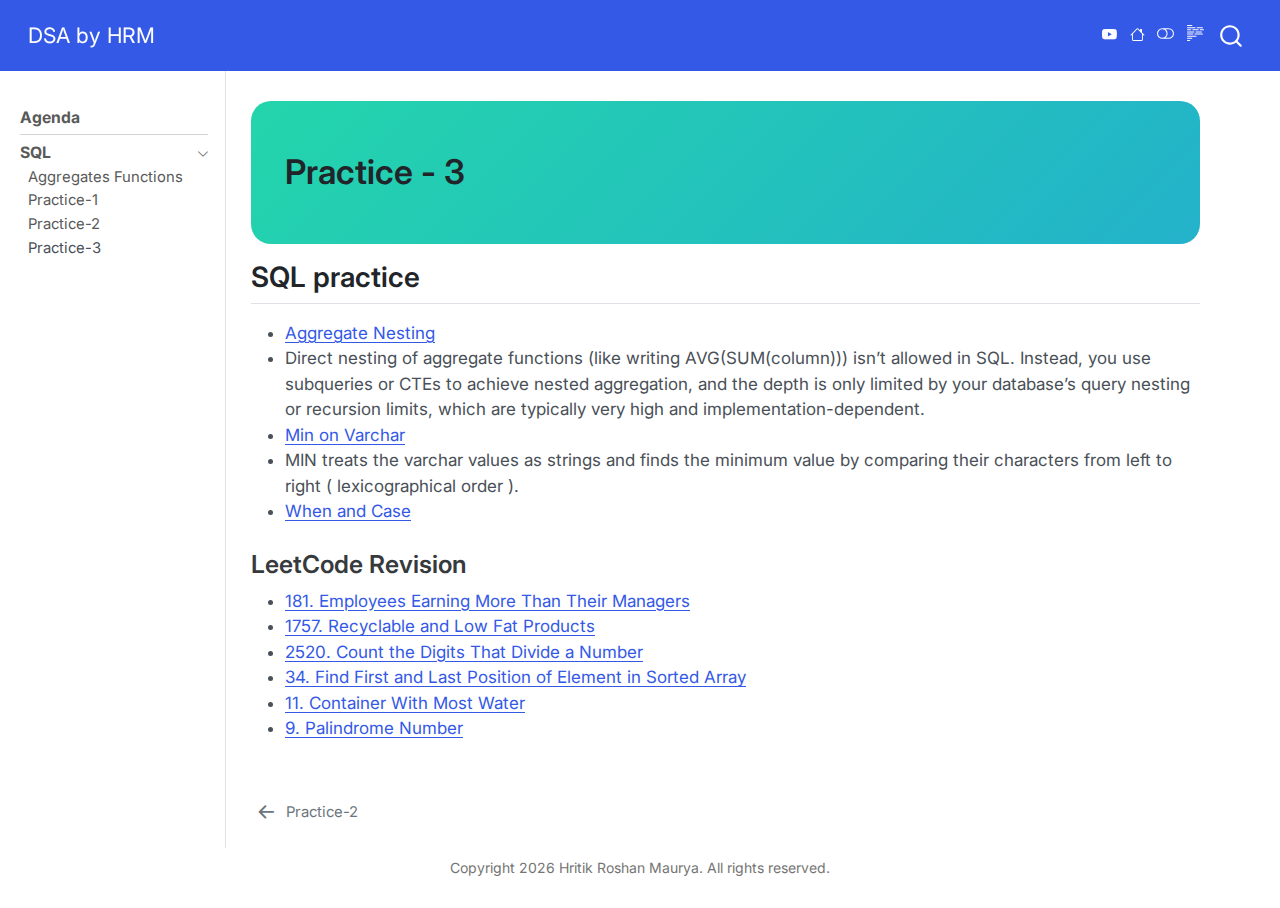
<file: qmd/SQL/4_P3.html>
<!DOCTYPE html>
<html xmlns="http://www.w3.org/1999/xhtml" lang="en" xml:lang="en"><head>

<meta charset="utf-8">
<meta name="generator" content="quarto-1.8.26">

<meta name="viewport" content="width=device-width, initial-scale=1.0, user-scalable=yes">


<title>Practice - 3 – DSA by HRM</title>
<style>
code{white-space: pre-wrap;}
span.smallcaps{font-variant: small-caps;}
div.columns{display: flex; gap: min(4vw, 1.5em);}
div.column{flex: auto; overflow-x: auto;}
div.hanging-indent{margin-left: 1.5em; text-indent: -1.5em;}
ul.task-list{list-style: none;}
ul.task-list li input[type="checkbox"] {
  width: 0.8em;
  margin: 0 0.8em 0.2em -1em; /* quarto-specific, see https://github.com/quarto-dev/quarto-cli/issues/4556 */ 
  vertical-align: middle;
}
</style>


<script src="../../site_libs/quarto-nav/quarto-nav.js"></script>
<script src="../../site_libs/quarto-nav/headroom.min.js"></script>
<script src="../../site_libs/clipboard/clipboard.min.js"></script>
<script src="../../site_libs/quarto-search/autocomplete.umd.js"></script>
<script src="../../site_libs/quarto-search/fuse.min.js"></script>
<script src="../../site_libs/quarto-search/quarto-search.js"></script>
<meta name="quarto:offset" content="../../">
<link href="../../qmd/SQL/3_P2.html" rel="prev">
<script src="../../site_libs/quarto-html/quarto.js" type="module"></script>
<script src="../../site_libs/quarto-html/tabsets/tabsets.js" type="module"></script>
<script src="../../site_libs/quarto-html/axe/axe-check.js" type="module"></script>
<script src="../../site_libs/quarto-html/popper.min.js"></script>
<script src="../../site_libs/quarto-html/tippy.umd.min.js"></script>
<script src="../../site_libs/quarto-html/anchor.min.js"></script>
<link href="../../site_libs/quarto-html/tippy.css" rel="stylesheet">
<link href="../../site_libs/quarto-html/quarto-syntax-highlighting-597958c53c93a607afca12fd375c57ed.css" rel="stylesheet" class="quarto-color-scheme" id="quarto-text-highlighting-styles">
<link href="../../site_libs/quarto-html/quarto-syntax-highlighting-dark-7ac2f9da8c2617a4fdd15004b4601015.css" rel="stylesheet" class="quarto-color-scheme quarto-color-alternate" id="quarto-text-highlighting-styles">
<link href="../../site_libs/quarto-html/quarto-syntax-highlighting-597958c53c93a607afca12fd375c57ed.css" rel="stylesheet" class="quarto-color-scheme-extra" id="quarto-text-highlighting-styles">
<script src="../../site_libs/bootstrap/bootstrap.min.js"></script>
<link href="../../site_libs/bootstrap/bootstrap-icons.css" rel="stylesheet">
<link href="../../site_libs/bootstrap/bootstrap-c2cb7e0b3076a20157071e492cb50f0b.min.css" rel="stylesheet" append-hash="true" class="quarto-color-scheme" id="quarto-bootstrap" data-mode="light">
<link href="../../site_libs/bootstrap/bootstrap-dark-0c5b58de5cf64f3542caacbc690827f7.min.css" rel="stylesheet" append-hash="true" class="quarto-color-scheme quarto-color-alternate" id="quarto-bootstrap" data-mode="light">
<link href="../../site_libs/bootstrap/bootstrap-c2cb7e0b3076a20157071e492cb50f0b.min.css" rel="stylesheet" append-hash="true" class="quarto-color-scheme-extra" id="quarto-bootstrap" data-mode="light">
<script id="quarto-search-options" type="application/json">{
  "location": "navbar",
  "copy-button": false,
  "collapse-after": 3,
  "panel-placement": "end",
  "type": "overlay",
  "limit": 50,
  "keyboard-shortcut": [
    "f",
    "/",
    "s"
  ],
  "show-item-context": false,
  "language": {
    "search-no-results-text": "No results",
    "search-matching-documents-text": "matching documents",
    "search-copy-link-title": "Copy link to search",
    "search-hide-matches-text": "Hide additional matches",
    "search-more-match-text": "more match in this document",
    "search-more-matches-text": "more matches in this document",
    "search-clear-button-title": "Clear",
    "search-text-placeholder": "",
    "search-detached-cancel-button-title": "Cancel",
    "search-submit-button-title": "Submit",
    "search-label": "Search"
  }
}</script>
<style>html{ scroll-behavior: smooth; }</style>


<link rel="stylesheet" href="../../styles.css">
</head>

<body class="nav-sidebar docked nav-fixed fullcontent quarto-light"><script id="quarto-html-before-body" type="application/javascript">
    const toggleBodyColorMode = (bsSheetEl) => {
      const mode = bsSheetEl.getAttribute("data-mode");
      const bodyEl = window.document.querySelector("body");
      if (mode === "dark") {
        bodyEl.classList.add("quarto-dark");
        bodyEl.classList.remove("quarto-light");
      } else {
        bodyEl.classList.add("quarto-light");
        bodyEl.classList.remove("quarto-dark");
      }
    }
    const toggleBodyColorPrimary = () => {
      const bsSheetEl = window.document.querySelector("link#quarto-bootstrap:not([rel=disabled-stylesheet])");
      if (bsSheetEl) {
        toggleBodyColorMode(bsSheetEl);
      }
    }
    const setColorSchemeToggle = (alternate) => {
      const toggles = window.document.querySelectorAll('.quarto-color-scheme-toggle');
      for (let i=0; i < toggles.length; i++) {
        const toggle = toggles[i];
        if (toggle) {
          if (alternate) {
            toggle.classList.add("alternate");
          } else {
            toggle.classList.remove("alternate");
          }
        }
      }
    };
    const toggleColorMode = (alternate) => {
      // Switch the stylesheets
      const primaryStylesheets = window.document.querySelectorAll('link.quarto-color-scheme:not(.quarto-color-alternate)');
      const alternateStylesheets = window.document.querySelectorAll('link.quarto-color-scheme.quarto-color-alternate');
      manageTransitions('#quarto-margin-sidebar .nav-link', false);
      if (alternate) {
        // note: dark is layered on light, we don't disable primary!
        enableStylesheet(alternateStylesheets);
        for (const sheetNode of alternateStylesheets) {
          if (sheetNode.id === "quarto-bootstrap") {
            toggleBodyColorMode(sheetNode);
          }
        }
      } else {
        disableStylesheet(alternateStylesheets);
        enableStylesheet(primaryStylesheets)
        toggleBodyColorPrimary();
      }
      manageTransitions('#quarto-margin-sidebar .nav-link', true);
      // Switch the toggles
      setColorSchemeToggle(alternate)
      // Hack to workaround the fact that safari doesn't
      // properly recolor the scrollbar when toggling (#1455)
      if (navigator.userAgent.indexOf('Safari') > 0 && navigator.userAgent.indexOf('Chrome') == -1) {
        manageTransitions("body", false);
        window.scrollTo(0, 1);
        setTimeout(() => {
          window.scrollTo(0, 0);
          manageTransitions("body", true);
        }, 40);
      }
    }
    const disableStylesheet = (stylesheets) => {
      for (let i=0; i < stylesheets.length; i++) {
        const stylesheet = stylesheets[i];
        stylesheet.rel = 'disabled-stylesheet';
      }
    }
    const enableStylesheet = (stylesheets) => {
      for (let i=0; i < stylesheets.length; i++) {
        const stylesheet = stylesheets[i];
        if(stylesheet.rel !== 'stylesheet') { // for Chrome, which will still FOUC without this check
          stylesheet.rel = 'stylesheet';
        }
      }
    }
    const manageTransitions = (selector, allowTransitions) => {
      const els = window.document.querySelectorAll(selector);
      for (let i=0; i < els.length; i++) {
        const el = els[i];
        if (allowTransitions) {
          el.classList.remove('notransition');
        } else {
          el.classList.add('notransition');
        }
      }
    }
    const isFileUrl = () => {
      return window.location.protocol === 'file:';
    }
    const hasAlternateSentinel = () => {
      let styleSentinel = getColorSchemeSentinel();
      if (styleSentinel !== null) {
        return styleSentinel === "alternate";
      } else {
        return false;
      }
    }
    const setStyleSentinel = (alternate) => {
      const value = alternate ? "alternate" : "default";
      if (!isFileUrl()) {
        window.localStorage.setItem("quarto-color-scheme", value);
      } else {
        localAlternateSentinel = value;
      }
    }
    const getColorSchemeSentinel = () => {
      if (!isFileUrl()) {
        const storageValue = window.localStorage.getItem("quarto-color-scheme");
        return storageValue != null ? storageValue : localAlternateSentinel;
      } else {
        return localAlternateSentinel;
      }
    }
    const toggleGiscusIfUsed = (isAlternate, darkModeDefault) => {
      const baseTheme = document.querySelector('#giscus-base-theme')?.value ?? 'light';
      const alternateTheme = document.querySelector('#giscus-alt-theme')?.value ?? 'dark';
      let newTheme = '';
      if(authorPrefersDark) {
        newTheme = isAlternate ? baseTheme : alternateTheme;
      } else {
        newTheme = isAlternate ? alternateTheme : baseTheme;
      }
      const changeGiscusTheme = () => {
        // From: https://github.com/giscus/giscus/issues/336
        const sendMessage = (message) => {
          const iframe = document.querySelector('iframe.giscus-frame');
          if (!iframe) return;
          iframe.contentWindow.postMessage({ giscus: message }, 'https://giscus.app');
        }
        sendMessage({
          setConfig: {
            theme: newTheme
          }
        });
      }
      const isGiscussLoaded = window.document.querySelector('iframe.giscus-frame') !== null;
      if (isGiscussLoaded) {
        changeGiscusTheme();
      }
    };
    const authorPrefersDark = false;
    const darkModeDefault = authorPrefersDark;
      document.querySelector('link#quarto-text-highlighting-styles.quarto-color-scheme-extra').rel = 'disabled-stylesheet';
      document.querySelector('link#quarto-bootstrap.quarto-color-scheme-extra').rel = 'disabled-stylesheet';
    let localAlternateSentinel = darkModeDefault ? 'alternate' : 'default';
    // Dark / light mode switch
    window.quartoToggleColorScheme = () => {
      // Read the current dark / light value
      let toAlternate = !hasAlternateSentinel();
      toggleColorMode(toAlternate);
      setStyleSentinel(toAlternate);
      toggleGiscusIfUsed(toAlternate, darkModeDefault);
      window.dispatchEvent(new Event('resize'));
    };
    // Switch to dark mode if need be
    if (hasAlternateSentinel()) {
      toggleColorMode(true);
    } else {
      toggleColorMode(false);
    }
  </script>

<div id="quarto-search-results"></div>
  <header id="quarto-header" class="headroom fixed-top">
    <nav class="navbar navbar-expand-lg " data-bs-theme="dark">
      <div class="navbar-container container-fluid">
      <div class="navbar-brand-container mx-auto">
    <a class="navbar-brand" href="../../index.html">
    <span class="navbar-title">DSA by HRM</span>
    </a>
  </div>
        <div class="quarto-navbar-tools tools-wide tools-end">
    <a href="https://www.youtube.com/@deepinside333hrm" title="" class="quarto-navigation-tool px-1" aria-label="" target="_blank"><i class="bi bi-youtube"></i></a>
    <a href="https://hrmiitm.github.io" title="" class="quarto-navigation-tool px-1" aria-label="" target="_blank"><i class="bi bi-house"></i></a>
  <a href="" class="quarto-color-scheme-toggle quarto-navigation-tool  px-1" onclick="window.quartoToggleColorScheme(); return false;" title="Toggle dark mode"><i class="bi"></i></a>
  <a href="" class="quarto-reader-toggle quarto-navigation-tool px-1" onclick="window.quartoToggleReader(); return false;" title="Toggle reader mode">
  <div class="quarto-reader-toggle-btn">
  <i class="bi"></i>
  </div>
</a>
</div>
          <div id="quarto-search" class="" title="Search"></div>
      </div> <!-- /container-fluid -->
    </nav>
  <nav class="quarto-secondary-nav">
    <div class="container-fluid d-flex">
      <button type="button" class="quarto-btn-toggle btn" data-bs-toggle="collapse" role="button" data-bs-target=".quarto-sidebar-collapse-item" aria-controls="quarto-sidebar" aria-expanded="false" aria-label="Toggle sidebar navigation" onclick="if (window.quartoToggleHeadroom) { window.quartoToggleHeadroom(); }">
        <i class="bi bi-layout-text-sidebar-reverse"></i>
      </button>
        <a class="flex-grow-1 no-decor" role="navigation" data-bs-toggle="collapse" data-bs-target=".quarto-sidebar-collapse-item" aria-controls="quarto-sidebar" aria-expanded="false" aria-label="Toggle sidebar navigation" onclick="if (window.quartoToggleHeadroom) { window.quartoToggleHeadroom(); }">      
          <h1 class="quarto-secondary-nav-title">Practice - 3</h1>
        </a>     
    </div>
  </nav>
</header>
<!-- content -->
<div id="quarto-content" class="quarto-container page-columns page-rows-contents page-layout-article page-navbar">
<!-- sidebar -->
  <nav id="quarto-sidebar" class="sidebar collapse collapse-horizontal quarto-sidebar-collapse-item sidebar-navigation docked overflow-auto">
    <div class="sidebar-menu-container"> 
    <ul class="list-unstyled mt-1">
        <li class="sidebar-item">
  <div class="sidebar-item-container"> 
  <a href="../../index.html" class="sidebar-item-text sidebar-link">
 <span class="menu-text"><strong>Agenda</strong></span></a>
  </div>
</li>
        <li class="px-0"><hr class="sidebar-divider hi "></li>
        <li class="sidebar-item sidebar-item-section">
      <div class="sidebar-item-container"> 
            <a class="sidebar-item-text sidebar-link text-start" data-bs-toggle="collapse" data-bs-target="#quarto-sidebar-section-1" role="navigation" aria-expanded="true">
 <span class="menu-text"><strong>SQL</strong></span></a>
          <a class="sidebar-item-toggle text-start" data-bs-toggle="collapse" data-bs-target="#quarto-sidebar-section-1" role="navigation" aria-expanded="true" aria-label="Toggle section">
            <i class="bi bi-chevron-right ms-2"></i>
          </a> 
      </div>
      <ul id="quarto-sidebar-section-1" class="collapse list-unstyled sidebar-section depth1 show">  
          <li class="sidebar-item">
  <div class="sidebar-item-container"> 
  <a href="../../qmd/SQL/1_AggregatesFunctions.html" class="sidebar-item-text sidebar-link">
 <span class="menu-text">Aggregates Functions</span></a>
  </div>
</li>
          <li class="sidebar-item">
  <div class="sidebar-item-container"> 
  <a href="../../qmd/SQL/2_AggreatesFunctionsP1.html" class="sidebar-item-text sidebar-link">
 <span class="menu-text">Practice-1</span></a>
  </div>
</li>
          <li class="sidebar-item">
  <div class="sidebar-item-container"> 
  <a href="../../qmd/SQL/3_P2.html" class="sidebar-item-text sidebar-link">
 <span class="menu-text">Practice-2</span></a>
  </div>
</li>
          <li class="sidebar-item">
  <div class="sidebar-item-container"> 
  <a href="../../qmd/SQL/4_P3.html" class="sidebar-item-text sidebar-link active">
 <span class="menu-text">Practice-3</span></a>
  </div>
</li>
      </ul>
  </li>
    </ul>
    </div>
</nav>
<div id="quarto-sidebar-glass" class="quarto-sidebar-collapse-item" data-bs-toggle="collapse" data-bs-target=".quarto-sidebar-collapse-item"></div>
<!-- margin-sidebar -->
    
<!-- main -->
<main class="content" id="quarto-document-content">


<header id="title-block-header" class="quarto-title-block default">
<div class="quarto-title">
<h1 class="title d-none d-lg-block">Practice - 3</h1>
</div>



<div class="quarto-title-meta">

    
  
    
  </div>
  


</header>


<section id="sql-practice" class="level2">
<h2 class="anchored" data-anchor-id="sql-practice">SQL practice</h2>
<ul>
<li><a href="https://www.codechef.com/practice/course/sql-case-studies-topic-wise/SQLPRAC05/problems/SQLP46" target="_blank">Aggregate Nesting</a></li>
<li>Direct nesting of aggregate functions (like writing AVG(SUM(column))) isn’t allowed in SQL. Instead, you use subqueries or CTEs to achieve nested aggregation, and the depth is only limited by your database’s query nesting or recursion limits, which are typically very high and implementation-dependent.</li>
<li><a href="https://www.codechef.com/practice/course/sql-case-studies-topic-wise/SQLPRAC05/problems/SQLP47" target="_blank">Min on Varchar</a></li>
<li>MIN treats the varchar values as strings and finds the minimum value by comparing their characters from left to right ( lexicographical order ).</li>
<li><a href="https://www.codechef.com/practice/course/sql-case-studies-topic-wise/SQLPRAC05/problems/SQLP50" target="_blank">When and Case</a></li>
</ul>
<section id="leetcode-revision" class="level3">
<h3 class="anchored" data-anchor-id="leetcode-revision">LeetCode Revision</h3>
<ul>
<li><a href="https://leetcode.com/problems/employees-earning-more-than-their-managers" target="_blank">181. Employees Earning More Than Their Managers</a></li>
<li><a href="https://leetcode.com/problems/recyclable-and-low-fat-products" target="_blank">1757. Recyclable and Low Fat Products</a></li>
<li><a href="https://leetcode.com/problems/count-the-digits-that-divide-a-number" target="_blank">2520. Count the Digits That Divide a Number</a></li>
<li><a href="https://leetcode.com/problems/find-first-and-last-position-of-element-in-sorted-array" target="_blank">34. Find First and Last Position of Element in Sorted Array</a></li>
<li><a href="https://leetcode.com/problems/container-with-most-water" target="_blank">11. Container With Most Water</a></li>
<li><a href="https://leetcode.com/problems/palindrome-number" target="_blank">9. Palindrome Number</a></li>
</ul>


</section>
</section>

</main> <!-- /main -->
<script id="quarto-html-after-body" type="application/javascript">
  window.document.addEventListener("DOMContentLoaded", function (event) {
    // Ensure there is a toggle, if there isn't float one in the top right
    if (window.document.querySelector('.quarto-color-scheme-toggle') === null) {
      const a = window.document.createElement('a');
      a.classList.add('top-right');
      a.classList.add('quarto-color-scheme-toggle');
      a.href = "";
      a.onclick = function() { try { window.quartoToggleColorScheme(); } catch {} return false; };
      const i = window.document.createElement("i");
      i.classList.add('bi');
      a.appendChild(i);
      window.document.body.appendChild(a);
    }
    setColorSchemeToggle(hasAlternateSentinel())
    const icon = "";
    const anchorJS = new window.AnchorJS();
    anchorJS.options = {
      placement: 'right',
      icon: icon
    };
    anchorJS.add('.anchored');
    const isCodeAnnotation = (el) => {
      for (const clz of el.classList) {
        if (clz.startsWith('code-annotation-')) {                     
          return true;
        }
      }
      return false;
    }
    const onCopySuccess = function(e) {
      // button target
      const button = e.trigger;
      // don't keep focus
      button.blur();
      // flash "checked"
      button.classList.add('code-copy-button-checked');
      var currentTitle = button.getAttribute("title");
      button.setAttribute("title", "Copied!");
      let tooltip;
      if (window.bootstrap) {
        button.setAttribute("data-bs-toggle", "tooltip");
        button.setAttribute("data-bs-placement", "left");
        button.setAttribute("data-bs-title", "Copied!");
        tooltip = new bootstrap.Tooltip(button, 
          { trigger: "manual", 
            customClass: "code-copy-button-tooltip",
            offset: [0, -8]});
        tooltip.show();    
      }
      setTimeout(function() {
        if (tooltip) {
          tooltip.hide();
          button.removeAttribute("data-bs-title");
          button.removeAttribute("data-bs-toggle");
          button.removeAttribute("data-bs-placement");
        }
        button.setAttribute("title", currentTitle);
        button.classList.remove('code-copy-button-checked');
      }, 1000);
      // clear code selection
      e.clearSelection();
    }
    const getTextToCopy = function(trigger) {
      const outerScaffold = trigger.parentElement.cloneNode(true);
      const codeEl = outerScaffold.querySelector('code');
      for (const childEl of codeEl.children) {
        if (isCodeAnnotation(childEl)) {
          childEl.remove();
        }
      }
      return codeEl.innerText;
    }
    const clipboard = new window.ClipboardJS('.code-copy-button:not([data-in-quarto-modal])', {
      text: getTextToCopy
    });
    clipboard.on('success', onCopySuccess);
    if (window.document.getElementById('quarto-embedded-source-code-modal')) {
      const clipboardModal = new window.ClipboardJS('.code-copy-button[data-in-quarto-modal]', {
        text: getTextToCopy,
        container: window.document.getElementById('quarto-embedded-source-code-modal')
      });
      clipboardModal.on('success', onCopySuccess);
    }
      var localhostRegex = new RegExp(/^(?:http|https):\/\/localhost\:?[0-9]*\//);
      var mailtoRegex = new RegExp(/^mailto:/);
        var filterRegex = new RegExp("https:\/\/hrmiitm\.github\.io\/dsa\/");
      var isInternal = (href) => {
          return filterRegex.test(href) || localhostRegex.test(href) || mailtoRegex.test(href);
      }
      // Inspect non-navigation links and adorn them if external
     var links = window.document.querySelectorAll('a[href]:not(.nav-link):not(.navbar-brand):not(.toc-action):not(.sidebar-link):not(.sidebar-item-toggle):not(.pagination-link):not(.no-external):not([aria-hidden]):not(.dropdown-item):not(.quarto-navigation-tool):not(.about-link)');
      for (var i=0; i<links.length; i++) {
        const link = links[i];
        if (!isInternal(link.href)) {
          // undo the damage that might have been done by quarto-nav.js in the case of
          // links that we want to consider external
          if (link.dataset.originalHref !== undefined) {
            link.href = link.dataset.originalHref;
          }
        }
      }
    function tippyHover(el, contentFn, onTriggerFn, onUntriggerFn) {
      const config = {
        allowHTML: true,
        maxWidth: 500,
        delay: 100,
        arrow: false,
        appendTo: function(el) {
            return el.parentElement;
        },
        interactive: true,
        interactiveBorder: 10,
        theme: 'quarto',
        placement: 'bottom-start',
      };
      if (contentFn) {
        config.content = contentFn;
      }
      if (onTriggerFn) {
        config.onTrigger = onTriggerFn;
      }
      if (onUntriggerFn) {
        config.onUntrigger = onUntriggerFn;
      }
      window.tippy(el, config); 
    }
    const noterefs = window.document.querySelectorAll('a[role="doc-noteref"]');
    for (var i=0; i<noterefs.length; i++) {
      const ref = noterefs[i];
      tippyHover(ref, function() {
        // use id or data attribute instead here
        let href = ref.getAttribute('data-footnote-href') || ref.getAttribute('href');
        try { href = new URL(href).hash; } catch {}
        const id = href.replace(/^#\/?/, "");
        const note = window.document.getElementById(id);
        if (note) {
          return note.innerHTML;
        } else {
          return "";
        }
      });
    }
    const xrefs = window.document.querySelectorAll('a.quarto-xref');
    const processXRef = (id, note) => {
      // Strip column container classes
      const stripColumnClz = (el) => {
        el.classList.remove("page-full", "page-columns");
        if (el.children) {
          for (const child of el.children) {
            stripColumnClz(child);
          }
        }
      }
      stripColumnClz(note)
      if (id === null || id.startsWith('sec-')) {
        // Special case sections, only their first couple elements
        const container = document.createElement("div");
        if (note.children && note.children.length > 2) {
          container.appendChild(note.children[0].cloneNode(true));
          for (let i = 1; i < note.children.length; i++) {
            const child = note.children[i];
            if (child.tagName === "P" && child.innerText === "") {
              continue;
            } else {
              container.appendChild(child.cloneNode(true));
              break;
            }
          }
          if (window.Quarto?.typesetMath) {
            window.Quarto.typesetMath(container);
          }
          return container.innerHTML
        } else {
          if (window.Quarto?.typesetMath) {
            window.Quarto.typesetMath(note);
          }
          return note.innerHTML;
        }
      } else {
        // Remove any anchor links if they are present
        const anchorLink = note.querySelector('a.anchorjs-link');
        if (anchorLink) {
          anchorLink.remove();
        }
        if (window.Quarto?.typesetMath) {
          window.Quarto.typesetMath(note);
        }
        if (note.classList.contains("callout")) {
          return note.outerHTML;
        } else {
          return note.innerHTML;
        }
      }
    }
    for (var i=0; i<xrefs.length; i++) {
      const xref = xrefs[i];
      tippyHover(xref, undefined, function(instance) {
        instance.disable();
        let url = xref.getAttribute('href');
        let hash = undefined; 
        if (url.startsWith('#')) {
          hash = url;
        } else {
          try { hash = new URL(url).hash; } catch {}
        }
        if (hash) {
          const id = hash.replace(/^#\/?/, "");
          const note = window.document.getElementById(id);
          if (note !== null) {
            try {
              const html = processXRef(id, note.cloneNode(true));
              instance.setContent(html);
            } finally {
              instance.enable();
              instance.show();
            }
          } else {
            // See if we can fetch this
            fetch(url.split('#')[0])
            .then(res => res.text())
            .then(html => {
              const parser = new DOMParser();
              const htmlDoc = parser.parseFromString(html, "text/html");
              const note = htmlDoc.getElementById(id);
              if (note !== null) {
                const html = processXRef(id, note);
                instance.setContent(html);
              } 
            }).finally(() => {
              instance.enable();
              instance.show();
            });
          }
        } else {
          // See if we can fetch a full url (with no hash to target)
          // This is a special case and we should probably do some content thinning / targeting
          fetch(url)
          .then(res => res.text())
          .then(html => {
            const parser = new DOMParser();
            const htmlDoc = parser.parseFromString(html, "text/html");
            const note = htmlDoc.querySelector('main.content');
            if (note !== null) {
              // This should only happen for chapter cross references
              // (since there is no id in the URL)
              // remove the first header
              if (note.children.length > 0 && note.children[0].tagName === "HEADER") {
                note.children[0].remove();
              }
              const html = processXRef(null, note);
              instance.setContent(html);
            } 
          }).finally(() => {
            instance.enable();
            instance.show();
          });
        }
      }, function(instance) {
      });
    }
        let selectedAnnoteEl;
        const selectorForAnnotation = ( cell, annotation) => {
          let cellAttr = 'data-code-cell="' + cell + '"';
          let lineAttr = 'data-code-annotation="' +  annotation + '"';
          const selector = 'span[' + cellAttr + '][' + lineAttr + ']';
          return selector;
        }
        const selectCodeLines = (annoteEl) => {
          const doc = window.document;
          const targetCell = annoteEl.getAttribute("data-target-cell");
          const targetAnnotation = annoteEl.getAttribute("data-target-annotation");
          const annoteSpan = window.document.querySelector(selectorForAnnotation(targetCell, targetAnnotation));
          const lines = annoteSpan.getAttribute("data-code-lines").split(",");
          const lineIds = lines.map((line) => {
            return targetCell + "-" + line;
          })
          let top = null;
          let height = null;
          let parent = null;
          if (lineIds.length > 0) {
              //compute the position of the single el (top and bottom and make a div)
              const el = window.document.getElementById(lineIds[0]);
              top = el.offsetTop;
              height = el.offsetHeight;
              parent = el.parentElement.parentElement;
            if (lineIds.length > 1) {
              const lastEl = window.document.getElementById(lineIds[lineIds.length - 1]);
              const bottom = lastEl.offsetTop + lastEl.offsetHeight;
              height = bottom - top;
            }
            if (top !== null && height !== null && parent !== null) {
              // cook up a div (if necessary) and position it 
              let div = window.document.getElementById("code-annotation-line-highlight");
              if (div === null) {
                div = window.document.createElement("div");
                div.setAttribute("id", "code-annotation-line-highlight");
                div.style.position = 'absolute';
                parent.appendChild(div);
              }
              div.style.top = top - 2 + "px";
              div.style.height = height + 4 + "px";
              div.style.left = 0;
              let gutterDiv = window.document.getElementById("code-annotation-line-highlight-gutter");
              if (gutterDiv === null) {
                gutterDiv = window.document.createElement("div");
                gutterDiv.setAttribute("id", "code-annotation-line-highlight-gutter");
                gutterDiv.style.position = 'absolute';
                const codeCell = window.document.getElementById(targetCell);
                const gutter = codeCell.querySelector('.code-annotation-gutter');
                gutter.appendChild(gutterDiv);
              }
              gutterDiv.style.top = top - 2 + "px";
              gutterDiv.style.height = height + 4 + "px";
            }
            selectedAnnoteEl = annoteEl;
          }
        };
        const unselectCodeLines = () => {
          const elementsIds = ["code-annotation-line-highlight", "code-annotation-line-highlight-gutter"];
          elementsIds.forEach((elId) => {
            const div = window.document.getElementById(elId);
            if (div) {
              div.remove();
            }
          });
          selectedAnnoteEl = undefined;
        };
          // Handle positioning of the toggle
      window.addEventListener(
        "resize",
        throttle(() => {
          elRect = undefined;
          if (selectedAnnoteEl) {
            selectCodeLines(selectedAnnoteEl);
          }
        }, 10)
      );
      function throttle(fn, ms) {
      let throttle = false;
      let timer;
        return (...args) => {
          if(!throttle) { // first call gets through
              fn.apply(this, args);
              throttle = true;
          } else { // all the others get throttled
              if(timer) clearTimeout(timer); // cancel #2
              timer = setTimeout(() => {
                fn.apply(this, args);
                timer = throttle = false;
              }, ms);
          }
        };
      }
        // Attach click handler to the DT
        const annoteDls = window.document.querySelectorAll('dt[data-target-cell]');
        for (const annoteDlNode of annoteDls) {
          annoteDlNode.addEventListener('click', (event) => {
            const clickedEl = event.target;
            if (clickedEl !== selectedAnnoteEl) {
              unselectCodeLines();
              const activeEl = window.document.querySelector('dt[data-target-cell].code-annotation-active');
              if (activeEl) {
                activeEl.classList.remove('code-annotation-active');
              }
              selectCodeLines(clickedEl);
              clickedEl.classList.add('code-annotation-active');
            } else {
              // Unselect the line
              unselectCodeLines();
              clickedEl.classList.remove('code-annotation-active');
            }
          });
        }
    const findCites = (el) => {
      const parentEl = el.parentElement;
      if (parentEl) {
        const cites = parentEl.dataset.cites;
        if (cites) {
          return {
            el,
            cites: cites.split(' ')
          };
        } else {
          return findCites(el.parentElement)
        }
      } else {
        return undefined;
      }
    };
    var bibliorefs = window.document.querySelectorAll('a[role="doc-biblioref"]');
    for (var i=0; i<bibliorefs.length; i++) {
      const ref = bibliorefs[i];
      const citeInfo = findCites(ref);
      if (citeInfo) {
        tippyHover(citeInfo.el, function() {
          var popup = window.document.createElement('div');
          citeInfo.cites.forEach(function(cite) {
            var citeDiv = window.document.createElement('div');
            citeDiv.classList.add('hanging-indent');
            citeDiv.classList.add('csl-entry');
            var biblioDiv = window.document.getElementById('ref-' + cite);
            if (biblioDiv) {
              citeDiv.innerHTML = biblioDiv.innerHTML;
            }
            popup.appendChild(citeDiv);
          });
          return popup.innerHTML;
        });
      }
    }
  });
  </script>
<nav class="page-navigation">
  <div class="nav-page nav-page-previous">
      <a href="../../qmd/SQL/3_P2.html" class="pagination-link" aria-label="Practice-2">
        <i class="bi bi-arrow-left-short"></i> <span class="nav-page-text">Practice-2</span>
      </a>          
  </div>
  <div class="nav-page nav-page-next">
  </div>
</nav>
</div> <!-- /content -->
<footer class="footer">
  <div class="nav-footer">
    <div class="nav-footer-left">
      &nbsp;
    </div>   
    <div class="nav-footer-center">
<p>Copyright 2026 Hritik Roshan Maurya. All rights reserved.</p>
</div>
    <div class="nav-footer-right">
      &nbsp;
    </div>
  </div>
</footer>




<script src="../../site_libs/quarto-html/zenscroll-min.js"></script>
</body></html>
</file>
<file: site_libs/quarto-html/tippy.css>
.tippy-box[data-animation=fade][data-state=hidden]{opacity:0}[data-tippy-root]{max-width:calc(100vw - 10px)}.tippy-box{position:relative;background-color:#333;color:#fff;border-radius:4px;font-size:14px;line-height:1.4;white-space:normal;outline:0;transition-property:transform,visibility,opacity}.tippy-box[data-placement^=top]>.tippy-arrow{bottom:0}.tippy-box[data-placement^=top]>.tippy-arrow:before{bottom:-7px;left:0;border-width:8px 8px 0;border-top-color:initial;transform-origin:center top}.tippy-box[data-placement^=bottom]>.tippy-arrow{top:0}.tippy-box[data-placement^=bottom]>.tippy-arrow:before{top:-7px;left:0;border-width:0 8px 8px;border-bottom-color:initial;transform-origin:center bottom}.tippy-box[data-placement^=left]>.tippy-arrow{right:0}.tippy-box[data-placement^=left]>.tippy-arrow:before{border-width:8px 0 8px 8px;border-left-color:initial;right:-7px;transform-origin:center left}.tippy-box[data-placement^=right]>.tippy-arrow{left:0}.tippy-box[data-placement^=right]>.tippy-arrow:before{left:-7px;border-width:8px 8px 8px 0;border-right-color:initial;transform-origin:center right}.tippy-box[data-inertia][data-state=visible]{transition-timing-function:cubic-bezier(.54,1.5,.38,1.11)}.tippy-arrow{width:16px;height:16px;color:#333}.tippy-arrow:before{content:"";position:absolute;border-color:transparent;border-style:solid}.tippy-content{position:relative;padding:5px 9px;z-index:1}
</file>
<file: site_libs/quarto-html/quarto-syntax-highlighting-597958c53c93a607afca12fd375c57ed.css>
/* quarto syntax highlight colors */
:root {
  --quarto-hl-al-color: #ff5555;
  --quarto-hl-an-color: #6a737d;
  --quarto-hl-at-color: #d73a49;
  --quarto-hl-bn-color: #005cc5;
  --quarto-hl-bu-color: #d73a49;
  --quarto-hl-ch-color: #032f62;
  --quarto-hl-co-color: #6a737d;
  --quarto-hl-cv-color: #6a737d;
  --quarto-hl-cn-color: #005cc5;
  --quarto-hl-cf-color: #d73a49;
  --quarto-hl-dt-color: #d73a49;
  --quarto-hl-dv-color: #005cc5;
  --quarto-hl-do-color: #6a737d;
  --quarto-hl-er-color: #ff5555;
  --quarto-hl-ex-color: #d73a49;
  --quarto-hl-fl-color: #005cc5;
  --quarto-hl-fu-color: #6f42c1;
  --quarto-hl-im-color: #032f62;
  --quarto-hl-in-color: #6a737d;
  --quarto-hl-kw-color: #d73a49;
  --quarto-hl-op-color: #24292e;
  --quarto-hl-pp-color: #d73a49;
  --quarto-hl-re-color: #6a737d;
  --quarto-hl-sc-color: #005cc5;
  --quarto-hl-ss-color: #032f62;
  --quarto-hl-st-color: #032f62;
  --quarto-hl-va-color: #e36209;
  --quarto-hl-vs-color: #032f62;
  --quarto-hl-wa-color: #ff5555;
}

/* other quarto variables */
:root {
  --quarto-font-monospace: SFMono-Regular, Menlo, Monaco, Consolas, "Liberation Mono", "Courier New", monospace;
}

/* syntax highlight based on Pandoc's rules */
pre > code.sourceCode > span {
  color: #24292e;
}

code.sourceCode > span {
  color: #24292e;
}

div.sourceCode,
div.sourceCode pre.sourceCode {
  color: #24292e;
}

/* Normal */
code span {
  color: #24292e;
}

/* Alert */
code span.al {
  font-weight: bold;
  color: #ff5555;
}

/* Annotation */
code span.an {
  color: #6a737d;
}

/* Attribute */
code span.at {
  color: #d73a49;
}

/* BaseN */
code span.bn {
  color: #005cc5;
}

/* BuiltIn */
code span.bu {
  color: #d73a49;
}

/* ControlFlow */
code span.cf {
  color: #d73a49;
}

/* Char */
code span.ch {
  color: #032f62;
}

/* Constant */
code span.cn {
  color: #005cc5;
}

/* Comment */
code span.co {
  color: #6a737d;
}

/* CommentVar */
code span.cv {
  color: #6a737d;
}

/* Documentation */
code span.do {
  color: #6a737d;
}

/* DataType */
code span.dt {
  color: #d73a49;
}

/* DecVal */
code span.dv {
  color: #005cc5;
}

/* Error */
code span.er {
  color: #ff5555;
  text-decoration: underline;
}

/* Extension */
code span.ex {
  font-weight: bold;
  color: #d73a49;
}

/* Float */
code span.fl {
  color: #005cc5;
}

/* Function */
code span.fu {
  color: #6f42c1;
}

/* Import */
code span.im {
  color: #032f62;
}

/* Information */
code span.in {
  color: #6a737d;
}

/* Keyword */
code span.kw {
  color: #d73a49;
}

/* Operator */
code span.op {
  color: #24292e;
}

/* Preprocessor */
code span.pp {
  color: #d73a49;
}

/* RegionMarker */
code span.re {
  color: #6a737d;
}

/* SpecialChar */
code span.sc {
  color: #005cc5;
}

/* SpecialString */
code span.ss {
  color: #032f62;
}

/* String */
code span.st {
  color: #032f62;
}

/* Variable */
code span.va {
  color: #e36209;
}

/* VerbatimString */
code span.vs {
  color: #032f62;
}

/* Warning */
code span.wa {
  color: #ff5555;
}

.prevent-inlining {
  content: "</";
}

/*# sourceMappingURL=66e7f55fcf14ffca7aa1b791d8228cd1.css.map */
</file>
<file: site_libs/quarto-html/quarto-syntax-highlighting-dark-7ac2f9da8c2617a4fdd15004b4601015.css>
/* quarto syntax highlight colors */
:root {
  --quarto-hl-al-color: #ff5555;
  --quarto-hl-an-color: #6a737d;
  --quarto-hl-at-color: #f97583;
  --quarto-hl-bn-color: #79b8ff;
  --quarto-hl-bu-color: #f97583;
  --quarto-hl-ch-color: #9ecbff;
  --quarto-hl-co-color: #6a737d;
  --quarto-hl-cv-color: #6a737d;
  --quarto-hl-cn-color: #79b8ff;
  --quarto-hl-cf-color: #f97583;
  --quarto-hl-dt-color: #f97583;
  --quarto-hl-dv-color: #79b8ff;
  --quarto-hl-do-color: #6a737d;
  --quarto-hl-er-color: #ff5555;
  --quarto-hl-ex-color: #f97583;
  --quarto-hl-fl-color: #79b8ff;
  --quarto-hl-fu-color: #b392f0;
  --quarto-hl-im-color: #9ecbff;
  --quarto-hl-in-color: #6a737d;
  --quarto-hl-kw-color: #f97583;
  --quarto-hl-op-color: #e1e4e8;
  --quarto-hl-pp-color: #f97583;
  --quarto-hl-re-color: #6a737d;
  --quarto-hl-sc-color: #79b8ff;
  --quarto-hl-ss-color: #9ecbff;
  --quarto-hl-st-color: #9ecbff;
  --quarto-hl-va-color: #ffab70;
  --quarto-hl-vs-color: #9ecbff;
  --quarto-hl-wa-color: #ff5555;
}

/* other quarto variables */
:root {
  --quarto-font-monospace: SFMono-Regular, Menlo, Monaco, Consolas, "Liberation Mono", "Courier New", monospace;
}

/* syntax highlight based on Pandoc's rules */
pre > code.sourceCode > span {
  color: #e1e4e8;
}

code.sourceCode > span {
  color: #e1e4e8;
}

div.sourceCode,
div.sourceCode pre.sourceCode {
  color: #e1e4e8;
}

/* Normal */
code span {
  color: #e1e4e8;
}

/* Alert */
code span.al {
  font-weight: bold;
  color: #ff5555;
}

/* Annotation */
code span.an {
  color: #6a737d;
}

/* Attribute */
code span.at {
  color: #f97583;
}

/* BaseN */
code span.bn {
  color: #79b8ff;
}

/* BuiltIn */
code span.bu {
  color: #f97583;
}

/* ControlFlow */
code span.cf {
  color: #f97583;
}

/* Char */
code span.ch {
  color: #9ecbff;
}

/* Constant */
code span.cn {
  color: #79b8ff;
}

/* Comment */
code span.co {
  color: #6a737d;
}

/* CommentVar */
code span.cv {
  color: #6a737d;
}

/* Documentation */
code span.do {
  color: #6a737d;
}

/* DataType */
code span.dt {
  color: #f97583;
}

/* DecVal */
code span.dv {
  color: #79b8ff;
}

/* Error */
code span.er {
  color: #ff5555;
  text-decoration: underline;
}

/* Extension */
code span.ex {
  font-weight: bold;
  color: #f97583;
}

/* Float */
code span.fl {
  color: #79b8ff;
}

/* Function */
code span.fu {
  color: #b392f0;
}

/* Import */
code span.im {
  color: #9ecbff;
}

/* Information */
code span.in {
  color: #6a737d;
}

/* Keyword */
code span.kw {
  color: #f97583;
}

/* Operator */
code span.op {
  color: #e1e4e8;
}

/* Preprocessor */
code span.pp {
  color: #f97583;
}

/* RegionMarker */
code span.re {
  color: #6a737d;
}

/* SpecialChar */
code span.sc {
  color: #79b8ff;
}

/* SpecialString */
code span.ss {
  color: #9ecbff;
}

/* String */
code span.st {
  color: #9ecbff;
}

/* Variable */
code span.va {
  color: #ffab70;
}

/* VerbatimString */
code span.vs {
  color: #9ecbff;
}

/* Warning */
code span.wa {
  color: #ff5555;
}

.prevent-inlining {
  content: "</";
}

/*# sourceMappingURL=f7c3b34e0767f56bcc0dac828c015d68.css.map */
</file>
<file: docs/site_libs/quarto-html/tippy.css>
.tippy-box[data-animation=fade][data-state=hidden]{opacity:0}[data-tippy-root]{max-width:calc(100vw - 10px)}.tippy-box{position:relative;background-color:#333;color:#fff;border-radius:4px;font-size:14px;line-height:1.4;white-space:normal;outline:0;transition-property:transform,visibility,opacity}.tippy-box[data-placement^=top]>.tippy-arrow{bottom:0}.tippy-box[data-placement^=top]>.tippy-arrow:before{bottom:-7px;left:0;border-width:8px 8px 0;border-top-color:initial;transform-origin:center top}.tippy-box[data-placement^=bottom]>.tippy-arrow{top:0}.tippy-box[data-placement^=bottom]>.tippy-arrow:before{top:-7px;left:0;border-width:0 8px 8px;border-bottom-color:initial;transform-origin:center bottom}.tippy-box[data-placement^=left]>.tippy-arrow{right:0}.tippy-box[data-placement^=left]>.tippy-arrow:before{border-width:8px 0 8px 8px;border-left-color:initial;right:-7px;transform-origin:center left}.tippy-box[data-placement^=right]>.tippy-arrow{left:0}.tippy-box[data-placement^=right]>.tippy-arrow:before{left:-7px;border-width:8px 8px 8px 0;border-right-color:initial;transform-origin:center right}.tippy-box[data-inertia][data-state=visible]{transition-timing-function:cubic-bezier(.54,1.5,.38,1.11)}.tippy-arrow{width:16px;height:16px;color:#333}.tippy-arrow:before{content:"";position:absolute;border-color:transparent;border-style:solid}.tippy-content{position:relative;padding:5px 9px;z-index:1}
</file>
<file: docs/site_libs/quarto-html/quarto-syntax-highlighting-597958c53c93a607afca12fd375c57ed.css>
/* quarto syntax highlight colors */
:root {
  --quarto-hl-al-color: #ff5555;
  --quarto-hl-an-color: #6a737d;
  --quarto-hl-at-color: #d73a49;
  --quarto-hl-bn-color: #005cc5;
  --quarto-hl-bu-color: #d73a49;
  --quarto-hl-ch-color: #032f62;
  --quarto-hl-co-color: #6a737d;
  --quarto-hl-cv-color: #6a737d;
  --quarto-hl-cn-color: #005cc5;
  --quarto-hl-cf-color: #d73a49;
  --quarto-hl-dt-color: #d73a49;
  --quarto-hl-dv-color: #005cc5;
  --quarto-hl-do-color: #6a737d;
  --quarto-hl-er-color: #ff5555;
  --quarto-hl-ex-color: #d73a49;
  --quarto-hl-fl-color: #005cc5;
  --quarto-hl-fu-color: #6f42c1;
  --quarto-hl-im-color: #032f62;
  --quarto-hl-in-color: #6a737d;
  --quarto-hl-kw-color: #d73a49;
  --quarto-hl-op-color: #24292e;
  --quarto-hl-pp-color: #d73a49;
  --quarto-hl-re-color: #6a737d;
  --quarto-hl-sc-color: #005cc5;
  --quarto-hl-ss-color: #032f62;
  --quarto-hl-st-color: #032f62;
  --quarto-hl-va-color: #e36209;
  --quarto-hl-vs-color: #032f62;
  --quarto-hl-wa-color: #ff5555;
}

/* other quarto variables */
:root {
  --quarto-font-monospace: SFMono-Regular, Menlo, Monaco, Consolas, "Liberation Mono", "Courier New", monospace;
}

/* syntax highlight based on Pandoc's rules */
pre > code.sourceCode > span {
  color: #24292e;
}

code.sourceCode > span {
  color: #24292e;
}

div.sourceCode,
div.sourceCode pre.sourceCode {
  color: #24292e;
}

/* Normal */
code span {
  color: #24292e;
}

/* Alert */
code span.al {
  font-weight: bold;
  color: #ff5555;
}

/* Annotation */
code span.an {
  color: #6a737d;
}

/* Attribute */
code span.at {
  color: #d73a49;
}

/* BaseN */
code span.bn {
  color: #005cc5;
}

/* BuiltIn */
code span.bu {
  color: #d73a49;
}

/* ControlFlow */
code span.cf {
  color: #d73a49;
}

/* Char */
code span.ch {
  color: #032f62;
}

/* Constant */
code span.cn {
  color: #005cc5;
}

/* Comment */
code span.co {
  color: #6a737d;
}

/* CommentVar */
code span.cv {
  color: #6a737d;
}

/* Documentation */
code span.do {
  color: #6a737d;
}

/* DataType */
code span.dt {
  color: #d73a49;
}

/* DecVal */
code span.dv {
  color: #005cc5;
}

/* Error */
code span.er {
  color: #ff5555;
  text-decoration: underline;
}

/* Extension */
code span.ex {
  font-weight: bold;
  color: #d73a49;
}

/* Float */
code span.fl {
  color: #005cc5;
}

/* Function */
code span.fu {
  color: #6f42c1;
}

/* Import */
code span.im {
  color: #032f62;
}

/* Information */
code span.in {
  color: #6a737d;
}

/* Keyword */
code span.kw {
  color: #d73a49;
}

/* Operator */
code span.op {
  color: #24292e;
}

/* Preprocessor */
code span.pp {
  color: #d73a49;
}

/* RegionMarker */
code span.re {
  color: #6a737d;
}

/* SpecialChar */
code span.sc {
  color: #005cc5;
}

/* SpecialString */
code span.ss {
  color: #032f62;
}

/* String */
code span.st {
  color: #032f62;
}

/* Variable */
code span.va {
  color: #e36209;
}

/* VerbatimString */
code span.vs {
  color: #032f62;
}

/* Warning */
code span.wa {
  color: #ff5555;
}

.prevent-inlining {
  content: "</";
}

/*# sourceMappingURL=66e7f55fcf14ffca7aa1b791d8228cd1.css.map */
</file>
<file: docs/site_libs/quarto-html/quarto-syntax-highlighting-dark-7ac2f9da8c2617a4fdd15004b4601015.css>
/* quarto syntax highlight colors */
:root {
  --quarto-hl-al-color: #ff5555;
  --quarto-hl-an-color: #6a737d;
  --quarto-hl-at-color: #f97583;
  --quarto-hl-bn-color: #79b8ff;
  --quarto-hl-bu-color: #f97583;
  --quarto-hl-ch-color: #9ecbff;
  --quarto-hl-co-color: #6a737d;
  --quarto-hl-cv-color: #6a737d;
  --quarto-hl-cn-color: #79b8ff;
  --quarto-hl-cf-color: #f97583;
  --quarto-hl-dt-color: #f97583;
  --quarto-hl-dv-color: #79b8ff;
  --quarto-hl-do-color: #6a737d;
  --quarto-hl-er-color: #ff5555;
  --quarto-hl-ex-color: #f97583;
  --quarto-hl-fl-color: #79b8ff;
  --quarto-hl-fu-color: #b392f0;
  --quarto-hl-im-color: #9ecbff;
  --quarto-hl-in-color: #6a737d;
  --quarto-hl-kw-color: #f97583;
  --quarto-hl-op-color: #e1e4e8;
  --quarto-hl-pp-color: #f97583;
  --quarto-hl-re-color: #6a737d;
  --quarto-hl-sc-color: #79b8ff;
  --quarto-hl-ss-color: #9ecbff;
  --quarto-hl-st-color: #9ecbff;
  --quarto-hl-va-color: #ffab70;
  --quarto-hl-vs-color: #9ecbff;
  --quarto-hl-wa-color: #ff5555;
}

/* other quarto variables */
:root {
  --quarto-font-monospace: SFMono-Regular, Menlo, Monaco, Consolas, "Liberation Mono", "Courier New", monospace;
}

/* syntax highlight based on Pandoc's rules */
pre > code.sourceCode > span {
  color: #e1e4e8;
}

code.sourceCode > span {
  color: #e1e4e8;
}

div.sourceCode,
div.sourceCode pre.sourceCode {
  color: #e1e4e8;
}

/* Normal */
code span {
  color: #e1e4e8;
}

/* Alert */
code span.al {
  font-weight: bold;
  color: #ff5555;
}

/* Annotation */
code span.an {
  color: #6a737d;
}

/* Attribute */
code span.at {
  color: #f97583;
}

/* BaseN */
code span.bn {
  color: #79b8ff;
}

/* BuiltIn */
code span.bu {
  color: #f97583;
}

/* ControlFlow */
code span.cf {
  color: #f97583;
}

/* Char */
code span.ch {
  color: #9ecbff;
}

/* Constant */
code span.cn {
  color: #79b8ff;
}

/* Comment */
code span.co {
  color: #6a737d;
}

/* CommentVar */
code span.cv {
  color: #6a737d;
}

/* Documentation */
code span.do {
  color: #6a737d;
}

/* DataType */
code span.dt {
  color: #f97583;
}

/* DecVal */
code span.dv {
  color: #79b8ff;
}

/* Error */
code span.er {
  color: #ff5555;
  text-decoration: underline;
}

/* Extension */
code span.ex {
  font-weight: bold;
  color: #f97583;
}

/* Float */
code span.fl {
  color: #79b8ff;
}

/* Function */
code span.fu {
  color: #b392f0;
}

/* Import */
code span.im {
  color: #9ecbff;
}

/* Information */
code span.in {
  color: #6a737d;
}

/* Keyword */
code span.kw {
  color: #f97583;
}

/* Operator */
code span.op {
  color: #e1e4e8;
}

/* Preprocessor */
code span.pp {
  color: #f97583;
}

/* RegionMarker */
code span.re {
  color: #6a737d;
}

/* SpecialChar */
code span.sc {
  color: #79b8ff;
}

/* SpecialString */
code span.ss {
  color: #9ecbff;
}

/* String */
code span.st {
  color: #9ecbff;
}

/* Variable */
code span.va {
  color: #ffab70;
}

/* VerbatimString */
code span.vs {
  color: #9ecbff;
}

/* Warning */
code span.wa {
  color: #ff5555;
}

.prevent-inlining {
  content: "</";
}

/*# sourceMappingURL=f7c3b34e0767f56bcc0dac828c015d68.css.map */
</file>
<file: styles.css>
/* Animated Quarto Title Block */
.quarto-title-block {
    background: linear-gradient(-45deg, #ee7752, #e73c7e, #23a6d5, #23d5ab);
    background-size: 400% 400%;
    animation: gradientShift 8s ease infinite;
    color: white;
    padding: 3rem 2rem;
    border-radius: 20px;
}

/* Gradient Animation */
@keyframes gradientShift {
    0% {
        background-position: 0% 50%;
    }

    25% {
        background-position: 100% 0%;
    }

    50% {
        background-position: 100% 100%;
    }

    75% {
        background-position: 0% 100%;
    }

    100% {
        background-position: 0% 50%;
    }
}

/* Responsive */
@media (max-width: 768px) {
    .quarto-title-block {
        padding: 2rem 1.5rem;
    }
}
</file>
<file: docs/styles.css>
/* Animated Quarto Title Block */
.quarto-title-block {
    background: linear-gradient(-45deg, #ee7752, #e73c7e, #23a6d5, #23d5ab);
    background-size: 400% 400%;
    animation: gradientShift 8s ease infinite;
    color: white;
    padding: 3rem 2rem;
    border-radius: 20px;
}

/* Gradient Animation */
@keyframes gradientShift {
    0% {
        background-position: 0% 50%;
    }

    25% {
        background-position: 100% 0%;
    }

    50% {
        background-position: 100% 100%;
    }

    75% {
        background-position: 0% 100%;
    }

    100% {
        background-position: 0% 50%;
    }
}

/* Responsive */
@media (max-width: 768px) {
    .quarto-title-block {
        padding: 2rem 1.5rem;
    }
}
</file>
